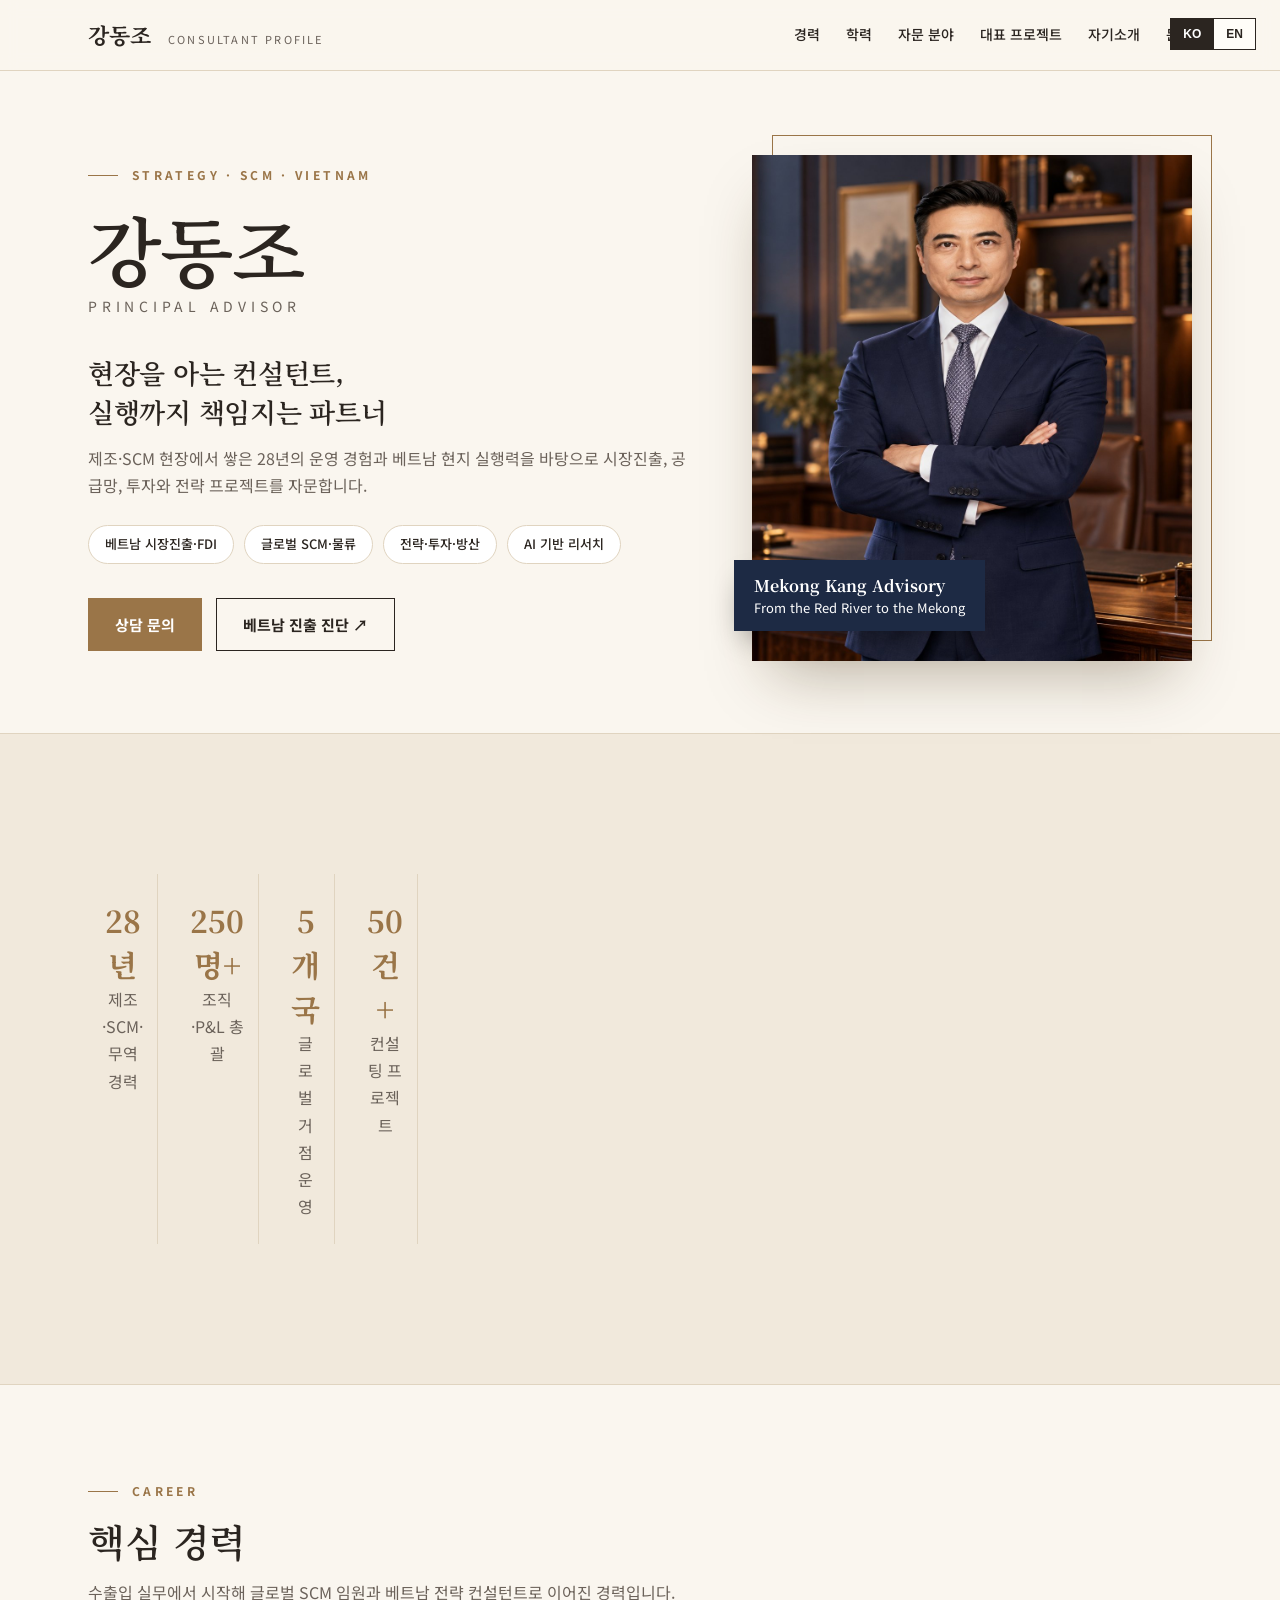
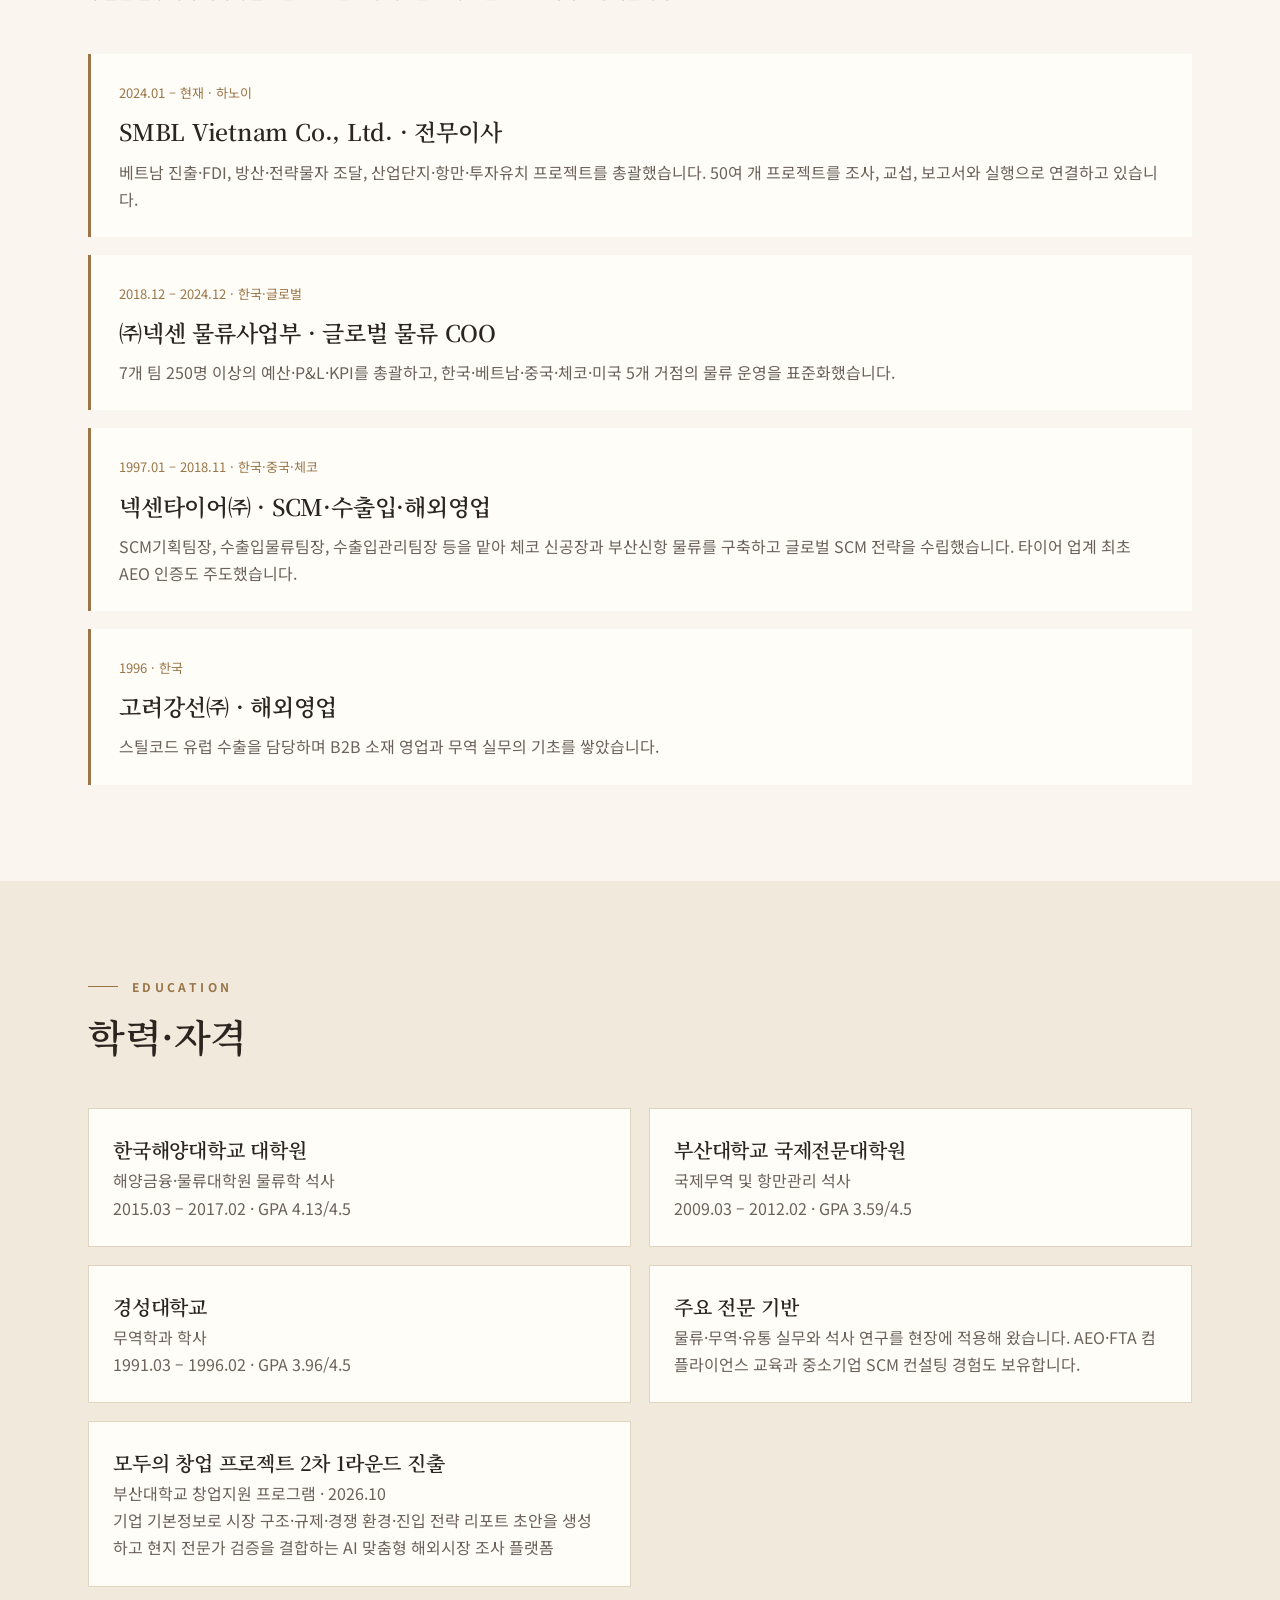
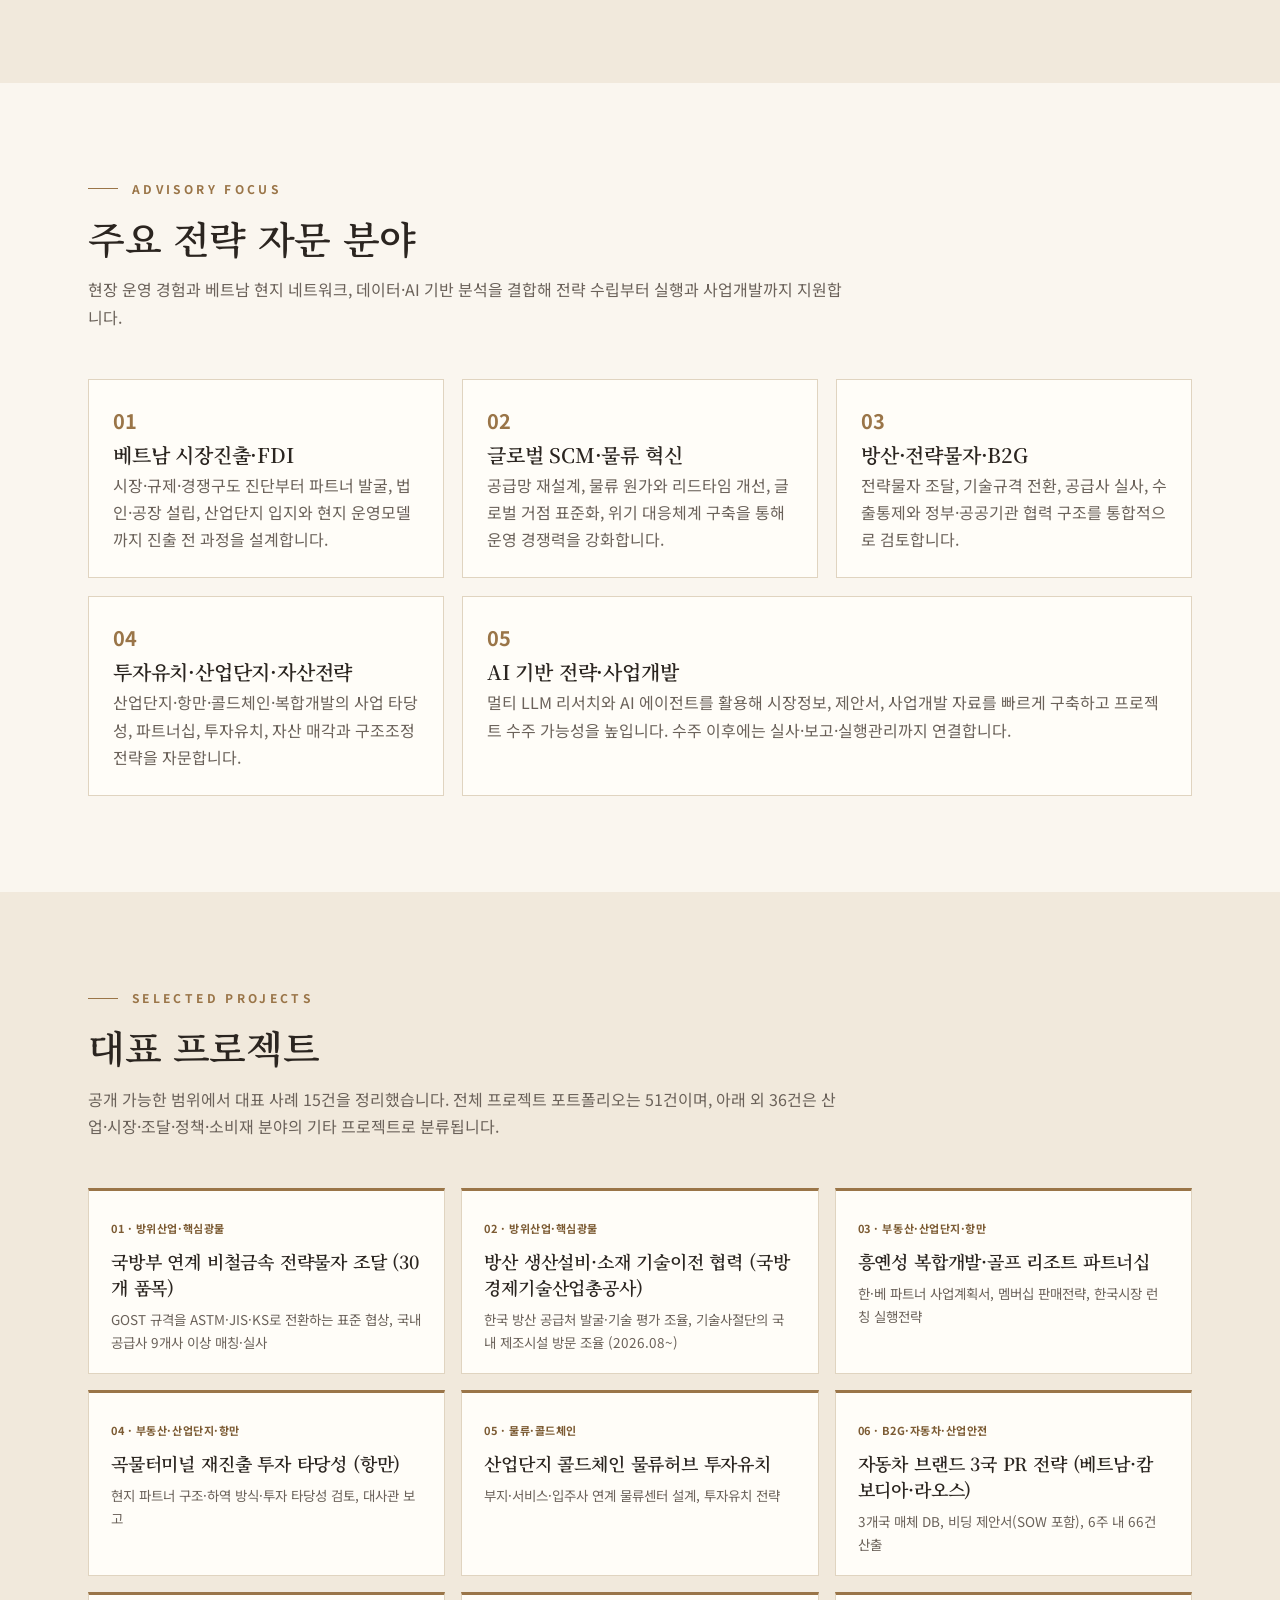
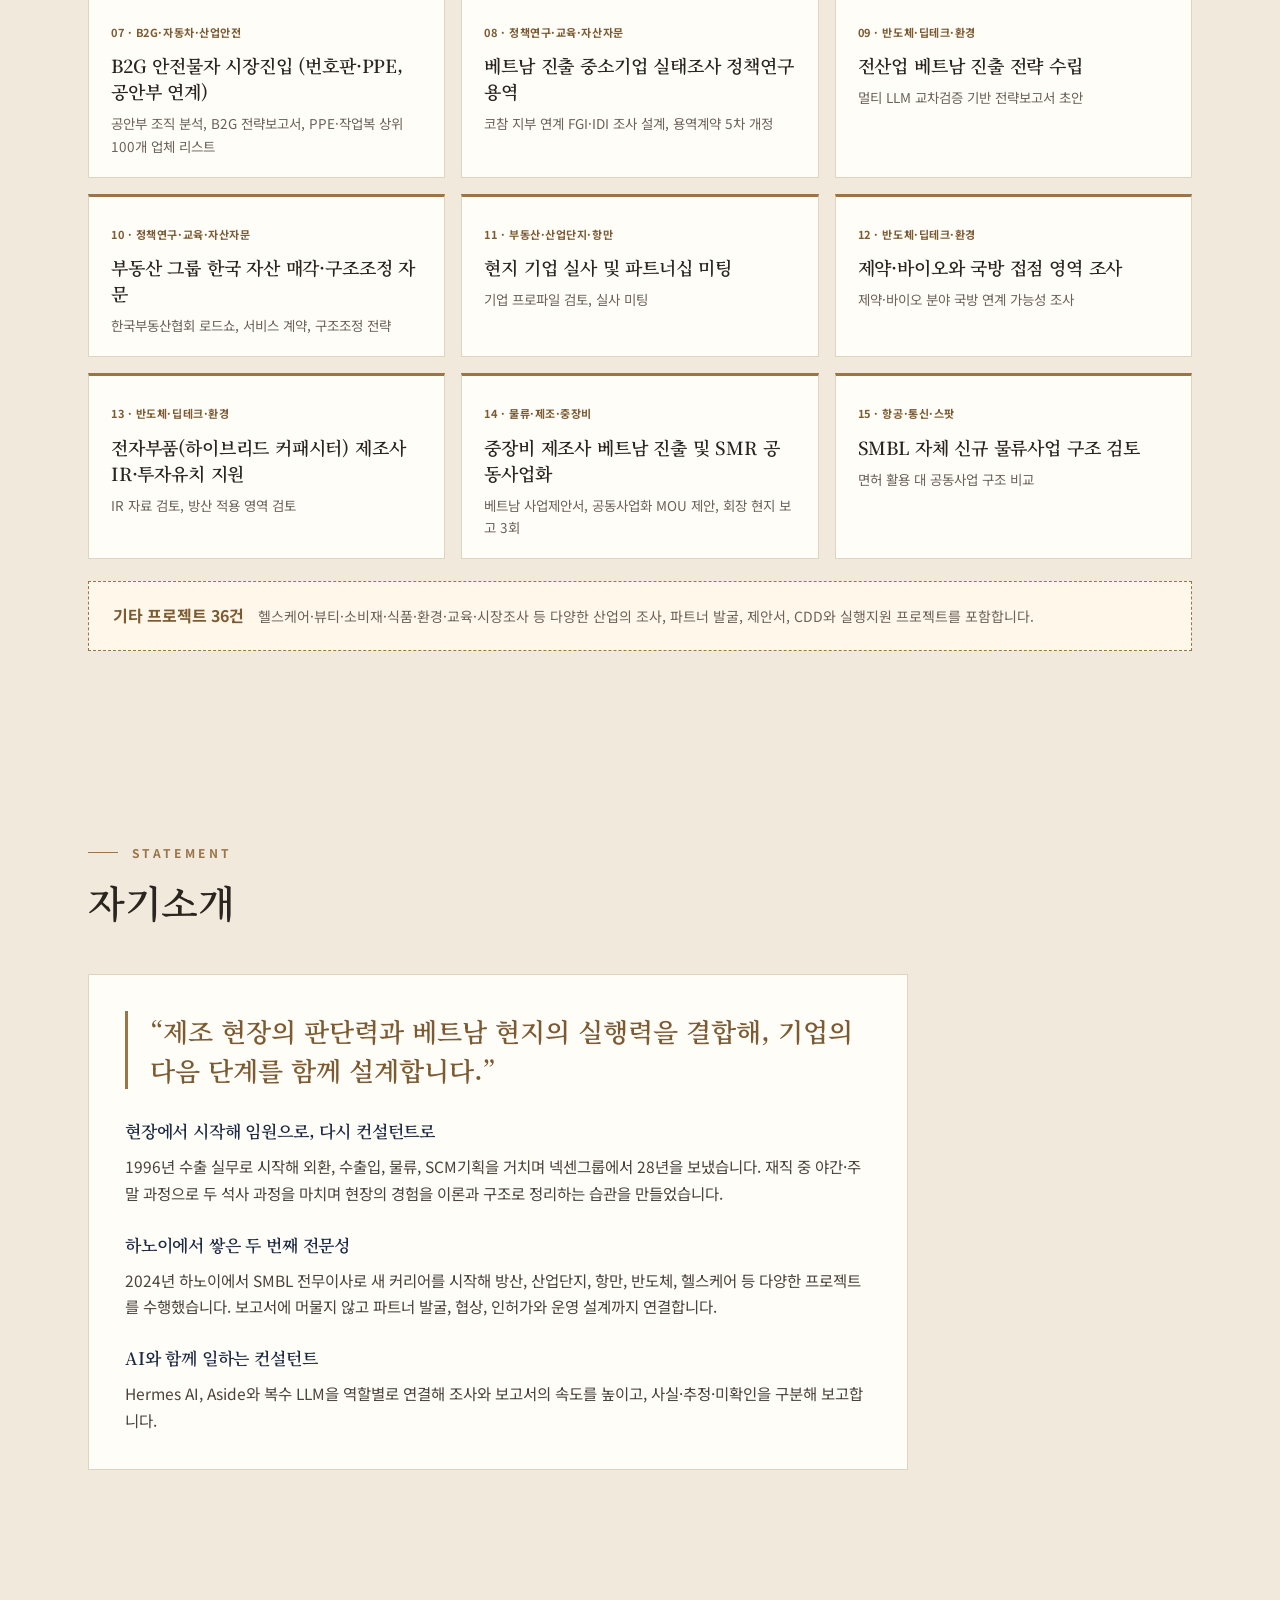
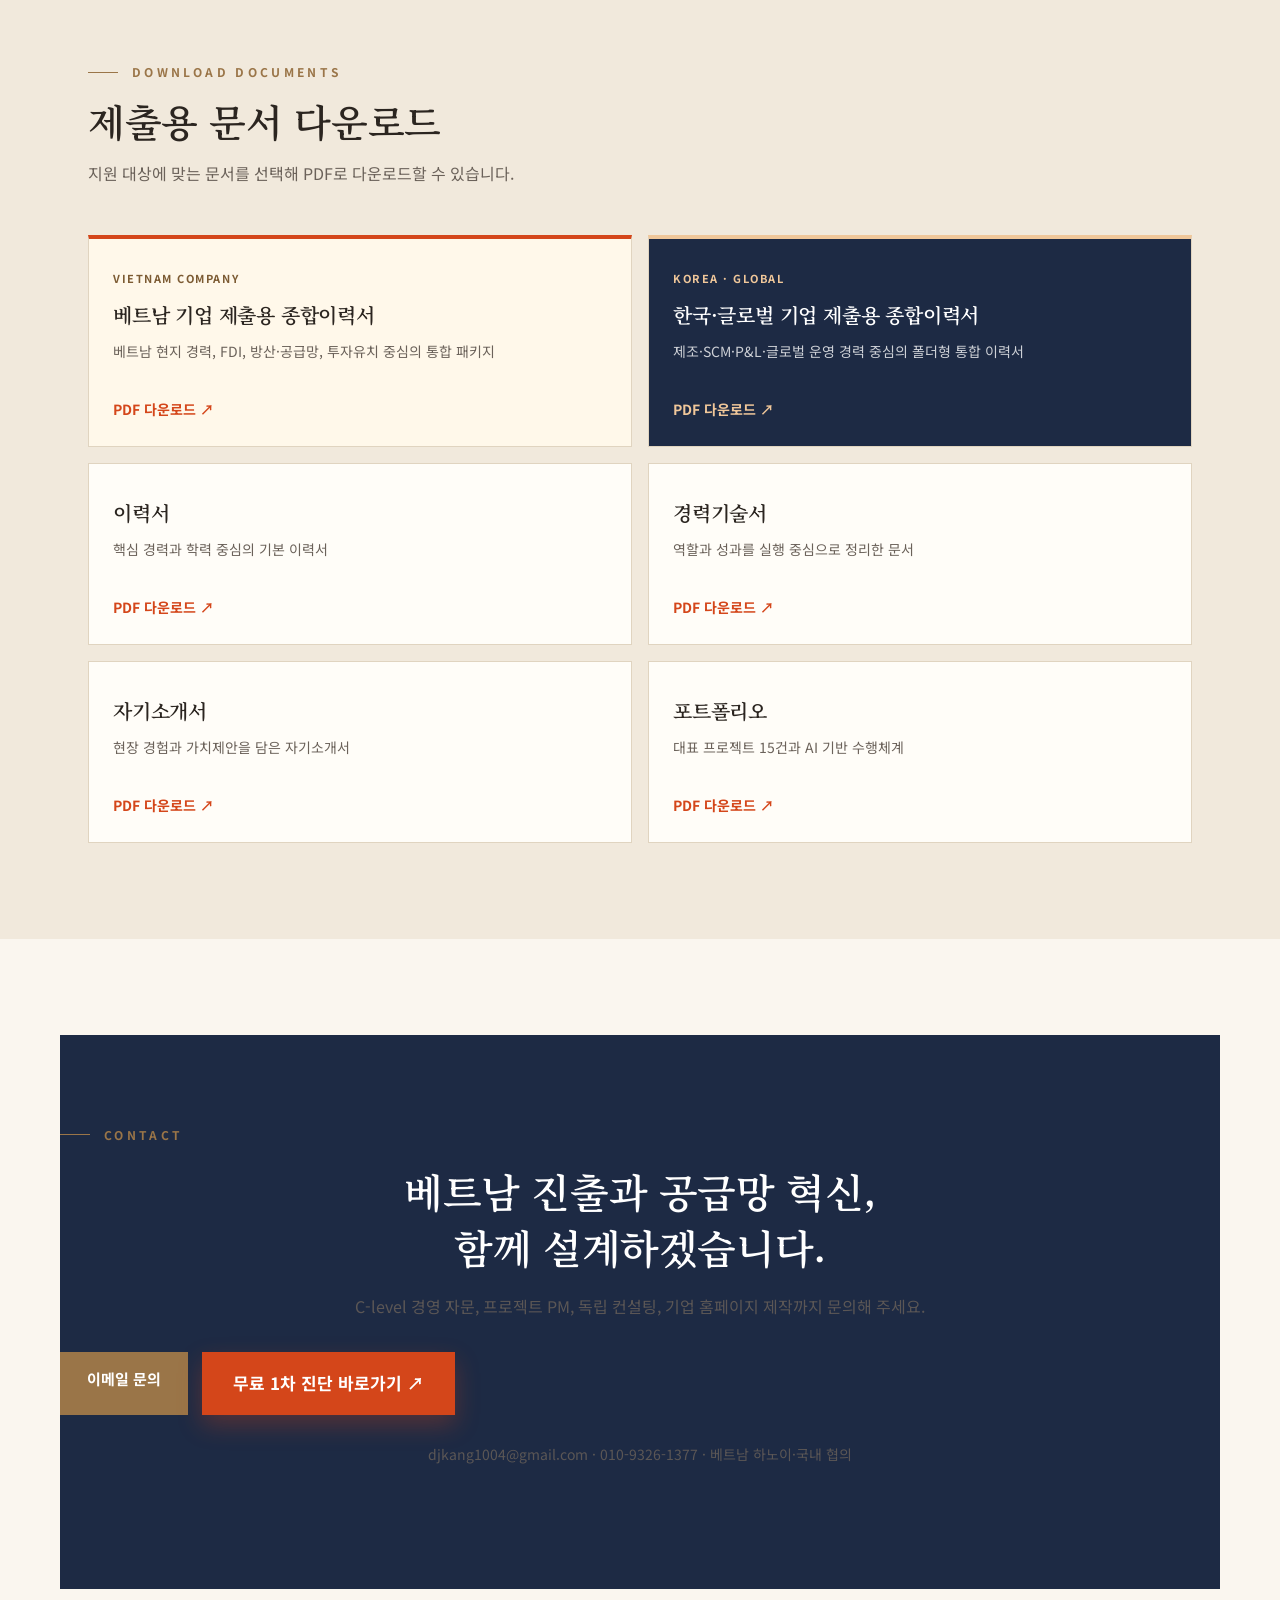
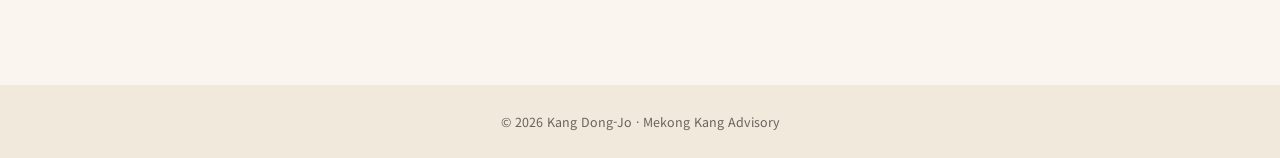
<file: resume_v0.1/index.html>
<!DOCTYPE html>
<html lang="ko">
<head>
<meta charset="utf-8">
<meta name="viewport" content="width=device-width, initial-scale=1">
<title>강동조 | 전략 컨설턴트 · 베트남 시장진출 · 공급망 · AI 컨설팅</title>
<meta name="description" content="제조 28년의 운영 경험을 컨설팅으로 확장한 전략 컨설턴트 강동조. 베트남 시장진출, 방산·공급망 조달, 산업단지·투자유치, AI 에이전트 컨설팅, 기업 홈페이지 제작.">
<link rel="preconnect" href="https://fonts.googleapis.com">
<link rel="preconnect" href="https://fonts.gstatic.com" crossorigin>
<link href="https://fonts.googleapis.com/css2?family=Noto+Sans+KR:wght@300;400;500;700&family=Noto+Serif+KR:wght@500;600;700&display=swap" rel="stylesheet">
<style>
:root{--bg:#faf6ef;--bg2:#f1e9dc;--ink:#2b2520;--mute:#6b625a;--line:#e0d4c0;--gold:#9a7548;--gold-d:#7c5b33;--card:#fffdf8;--navy:#1d2a44}
*{box-sizing:border-box;margin:0;padding:0}
html{scroll-behavior:smooth}
body{font-family:'Noto Sans KR',sans-serif;background:var(--bg);color:var(--ink);line-height:1.7;font-size:16px;-webkit-font-smoothing:antialiased}
h1,h2,h3,.serif{font-family:'Noto Serif KR',serif;font-weight:600;letter-spacing:-.01em}
a{color:inherit;text-decoration:none}
.wrap{max-width:1160px;margin:0 auto;padding:0 28px}
nav{position:sticky;top:0;z-index:50;background:rgba(250,246,239,.94);backdrop-filter:blur(8px);border-bottom:1px solid var(--line)}
nav .wrap{display:flex;align-items:center;justify-content:space-between;height:70px}
.brand{font-family:'Noto Serif KR',serif;font-size:22px;font-weight:700}
.brand small{font-family:'Noto Sans KR';font-size:11px;letter-spacing:.2em;color:var(--mute);margin-left:10px;font-weight:400}
.menu{display:flex;gap:26px;align-items:center;font-size:14px;font-weight:500}
.menu a:hover{color:var(--gold)}
.btn{display:inline-block;padding:13px 26px;font-weight:700;font-size:15px;border:1px solid var(--gold);transition:.2s;cursor:pointer;background:var(--gold);color:#fff}
.btn:hover{background:var(--gold-d)}
.btn.ghost{background:transparent;color:var(--ink);border-color:var(--ink)}
.btn.ghost:hover{background:var(--ink);color:#fff}
.btn.sm{padding:9px 18px;font-size:14px}
.eyebrow{display:flex;align-items:center;gap:14px;font-size:12px;letter-spacing:.28em;color:var(--gold);font-weight:700;text-transform:uppercase}
.eyebrow:before{content:"";width:30px;height:1px;background:var(--gold)}
section{padding:96px 0}
section.alt{background:var(--bg2)}
.sec-h{margin-bottom:48px}
.sec-h h2{font-size:38px;margin-top:14px;line-height:1.3}
.sec-h p{color:var(--mute);margin-top:14px;max-width:760px}
/* hero */
.hero{padding:84px 0 72px}
.hero .wrap{display:grid;grid-template-columns:1.15fr .85fr;gap:64px;align-items:center}
.hero h1{font-size:76px;line-height:1.1;margin:22px 0 4px}
.en{letter-spacing:.34em;font-size:14px;color:var(--mute)}
.hero h2{font-size:27px;margin:34px 0 14px;line-height:1.45}
.hero p.lead{color:var(--mute);max-width:600px}
.chips{display:flex;flex-wrap:wrap;gap:10px;margin:26px 0 34px}
.chip{border:1px solid var(--line);background:#fff;border-radius:999px;padding:7px 16px;font-size:13px;font-weight:500}
.cta{display:flex;gap:14px;flex-wrap:wrap}
.portrait{position:relative;justify-self:end;width:100%;max-width:440px}
.portrait:before{content:"";position:absolute;inset:-20px -20px 20px 20px;border:1px solid var(--gold)}
.portrait img{position:relative;width:100%;display:block;aspect-ratio:4/4.6;object-fit:cover;object-position:50% 20%;box-shadow:0 30px 60px -20px rgba(60,40,10,.35)}
.portrait .tag{position:absolute;left:-18px;bottom:30px;background:var(--navy);color:#fff;padding:14px 20px;font-size:13px;line-height:1.5;box-shadow:0 14px 30px -10px rgba(0,0,0,.4)}
.portrait .tag b{display:block;font-family:'Noto Serif KR',serif;font-size:16px}
/* stats */
.stats{background:var(--bg2);border-top:1px solid var(--line);border-bottom:1px solid var(--line)}
.stats .wrap{display:grid;grid-template-columns:repeat(6,1fr);gap:10px;padding-top:44px;padding-bottom:44px;text-align:center}
.stat b{display:block;font-family:'Noto Serif KR',serif;font-size:38px;color:var(--gold-d);line-height:1.2}
.stat span{font-size:13px;color:var(--mute)}
/* positioning */
.posi{display:grid;grid-template-columns:repeat(3,1fr);gap:0;border:1px solid var(--line);background:var(--card)}
.posi>div{padding:34px 30px;border-right:1px solid var(--line)}
.posi>div:last-child{border:0}
.posi .n{font-family:'Noto Serif KR';color:var(--gold);font-size:14px}
.posi h3{font-size:21px;margin:8px 0 10px}
.posi p{font-size:14.5px;color:var(--mute)}
/* services */
.grid3{display:grid;grid-template-columns:repeat(3,1fr);gap:24px}
.card{background:var(--card);border:1px solid var(--line);padding:32px 28px;border-top:3px solid var(--gold)}
.card .n{color:var(--gold);font-family:'Noto Serif KR';font-size:14px}
.card h3{font-size:20px;margin:6px 0 10px}
.card p{font-size:14.5px;color:var(--mute)}
.card ul{margin-top:12px;list-style:none;font-size:14px}
.card li{padding:5px 0 5px 16px;position:relative;border-top:1px dashed var(--line)}
.card li:before{content:"—";position:absolute;left:0;color:var(--gold)}
/* band image */
.band{position:relative;min-height:340px;color:#fff;display:flex;align-items:center;background-size:cover;background-position:center}
.band:before{content:"";position:absolute;inset:0;background:linear-gradient(100deg,rgba(18,26,44,.9),rgba(18,26,44,.55))}
.band .wrap{position:relative}
.band h2{font-size:34px;max-width:720px;line-height:1.4}
.band p{max-width:640px;margin-top:14px;opacity:.9}
/* featured site */
.feat{display:grid;grid-template-columns:.9fr 1.1fr;background:var(--navy);color:#fff;overflow:hidden}
.feat .pic{background:#0f1a30 url(assets/portrait.jpg) center 12%/cover;min-height:460px;position:relative}
.feat .pic:after{content:"Mekong Kang Advisory";position:absolute;left:24px;bottom:22px;font-family:'Noto Serif KR';font-size:20px;text-shadow:0 2px 12px rgba(0,0,0,.6)}
.feat .txt{padding:52px 48px}
.feat .eyebrow{color:#f0a37e}.feat .eyebrow:before{background:#f0a37e}
.feat h2{font-size:34px;margin:14px 0 16px;line-height:1.35}
.feat p{opacity:.85;font-size:15px}
.feat ul{list-style:none;margin:22px 0 28px}
.feat li{padding:7px 0 7px 22px;position:relative;font-size:14.5px;border-top:1px solid rgba(255,255,255,.12)}
.feat li:before{content:"✳";position:absolute;left:0;color:#e8643a}
.btn.org{background:#d4461a;border-color:#d4461a}.btn.org:hover{background:#b83a14}
.btn.wh{background:transparent;border-color:rgba(255,255,255,.6);color:#fff}.btn.wh:hover{background:#fff;color:var(--navy)}
.web-grid{display:grid;grid-template-columns:repeat(4,1fr);gap:18px;margin-top:34px}
.web-grid div{background:var(--card);border:1px solid var(--line);padding:22px;font-size:14px}
.web-grid b{display:block;font-family:'Noto Serif KR';font-size:16px;margin-bottom:6px}
.web-grid span{color:var(--mute)}
/* SMBL */
.role{display:grid;grid-template-columns:1fr 1fr;gap:36px;background:var(--card);border:1px solid var(--line);padding:38px;margin-bottom:34px}
.role h3{font-size:26px}
.role .meta{color:var(--mute);font-size:14px;margin-top:6px}
.role p{font-size:15px;color:var(--mute)}
.pillars{display:grid;grid-template-columns:repeat(2,1fr);gap:24px}
.pillar{background:var(--card);border:1px solid var(--line);padding:30px 30px 24px}
.pillar h3{font-size:19px;padding-bottom:12px;border-bottom:2px solid var(--gold);margin-bottom:8px}
.pillar ul{list-style:none}
.pillar li{padding:8px 0 8px 22px;position:relative;font-size:14.5px;border-bottom:1px dashed var(--line)}
.pillar li:before{content:"—";position:absolute;left:0;color:var(--gold)}
.pillar li b{font-weight:700}
/* timeline */
.tl{position:relative;margin-top:50px;padding-left:34px;border-left:1px solid var(--line)}
.tl .it{position:relative;padding:0 0 26px 18px}
.tl .it:before{content:"";position:absolute;left:-42px;top:7px;width:15px;height:15px;border-radius:50%;background:var(--bg);border:3px solid var(--gold)}
.tl .d{font-family:'Noto Serif KR';font-weight:600;color:var(--gold-d);font-size:15px}
.tl .t{font-size:15px}
/* cases */
.cases{display:grid;grid-template-columns:repeat(2,1fr);gap:26px}
.case{background:var(--card);border:1px solid var(--line);overflow:hidden;display:flex;flex-direction:column}
.case .img{height:170px;background-size:cover;background-position:center;position:relative}
.case .img:after{content:"";position:absolute;inset:0;background:linear-gradient(0deg,rgba(18,26,44,.55),transparent 60%)}
.case .img span{position:absolute;left:20px;bottom:12px;z-index:1;color:#fff;font-size:12px;letter-spacing:.14em;font-weight:700}
.case .b{padding:26px 28px}
.case h3{font-size:19px;margin-bottom:12px}
.case dl{font-size:14px}
.case dt{font-weight:700;color:var(--gold-d);margin-top:10px;font-size:12px;letter-spacing:.12em}
.case dd{color:var(--mute)}
/* portfolio */
.filters{display:flex;flex-wrap:wrap;gap:8px;margin-bottom:26px}
.fbtn{border:1px solid var(--line);background:#fff;padding:7px 15px;border-radius:999px;font-size:13px;cursor:pointer;font-family:inherit}
.fbtn.on{background:var(--ink);color:#fff;border-color:var(--ink)}
.plist{display:grid;grid-template-columns:repeat(3,1fr);gap:16px}
.pj{background:var(--card);border:1px solid var(--line);padding:18px 20px;border-left:3px solid var(--line)}
.pj.d1{border-left-color:var(--gold)}
.pj.d2{border-left-color:#c9a878}
.pj .top{display:flex;justify-content:space-between;gap:8px;font-size:11px;letter-spacing:.06em}
.pj .dp{font-weight:700;color:var(--gold-d)}
.pj .st{color:var(--mute)}
.pj h4{font-size:15px;line-height:1.5;margin:6px 0;font-weight:700}
.pj p{font-size:13px;color:var(--mute);line-height:1.6}
.pj .sc{font-size:11px;color:var(--gold);margin-top:8px;letter-spacing:.05em}
.note{margin-top:22px;font-size:13px;color:var(--mute);border:1px dashed var(--line);padding:14px 18px;background:#fffdf8}
/* AI */
.ai{display:grid;grid-template-columns:repeat(4,1fr);gap:20px}
.ai div{background:var(--navy);color:#fff;padding:28px 24px}
.ai b{display:block;font-family:'Noto Serif KR';font-size:34px;color:#f0c79a}
.ai h4{font-size:16px;margin:8px 0 6px}
.ai p{font-size:13.5px;opacity:.8}
/* career */
.career{display:grid;grid-template-columns:repeat(2,1fr);gap:22px}
.cr{background:var(--card);border:1px solid var(--line);padding:26px 28px}
.cr .y{font-family:'Noto Serif KR';color:var(--gold-d);font-weight:600;font-size:14px}
.cr h3{font-size:18px;margin:4px 0}
.cr .r{font-size:13px;color:var(--mute);margin-bottom:8px}
.cr ul{list-style:none;font-size:14px}
.cr li{padding:4px 0 4px 16px;position:relative}
.cr li:before{content:"—";position:absolute;left:0;color:var(--gold)}
.edu{display:grid;grid-template-columns:repeat(3,1fr);gap:20px;margin-top:10px}
.edu div{background:var(--card);border:1px solid var(--line);padding:22px 24px}
.edu b{font-family:'Noto Serif KR';font-size:17px}
.edu span{display:block;color:var(--mute);font-size:13.5px;margin-top:4px}
.dual{margin-top:26px;background:var(--navy);color:#fff;padding:36px 40px}
.dual .eyebrow{color:#f0c79a}.dual .eyebrow:before{background:#f0c79a}
.dual h3{font-size:23px;margin:10px 0 12px}
.dual p{font-size:14.5px;opacity:.88;margin-bottom:10px;max-width:900px}
.dual ul{list-style:none;display:flex;flex-wrap:wrap;gap:10px;margin-top:16px}
.dual li{border:1px solid rgba(255,255,255,.35);border-radius:999px;padding:6px 16px;font-size:13px}
.stack{display:grid;grid-template-columns:repeat(4,1fr);gap:16px}
.sk{background:var(--card);border:1px solid var(--line);padding:22px 22px 20px;border-top:3px solid var(--line)}
.sk.ag{border-top-color:var(--gold);background:#fff8ea}
.sk span{font-size:11px;letter-spacing:.12em;color:var(--gold-d);font-weight:700}
.sk h4{font-family:"Noto Serif KR",serif;font-size:19px;margin:6px 0}
.sk p{font-size:13.5px;color:var(--mute);line-height:1.6}
.tags{display:flex;flex-wrap:wrap;gap:10px;margin-top:26px}
/* letter */
.letter{background:var(--card);border:1px solid var(--line);padding:50px 56px;max-width:900px}
.letter blockquote{font-family:'Noto Serif KR';font-size:23px;line-height:1.6;color:var(--gold-d);border-left:3px solid var(--gold);padding-left:22px;margin-bottom:30px}
.letter h3{font-size:17px;margin:26px 0 8px;color:var(--navy)}
.letter p{color:#4a423b;font-size:15.5px}
/* contact */
.contact{background:var(--navy);color:#fff;text-align:center;padding:90px 0}
.contact h2{font-size:38px;line-height:1.4}
.contact p{opacity:.8;margin:16px auto 32px;max-width:640px}
.cinfo{margin-top:34px;font-size:14px;opacity:.85;display:flex;justify-content:center;gap:34px;flex-wrap:wrap}
footer{padding:26px 0;font-size:12.5px;color:var(--mute);text-align:center;background:var(--bg2)}
.reveal{opacity:0;transform:translateY(18px);transition:.7s}
.reveal.in{opacity:1;transform:none}
@media(max-width:980px){
 .hero .wrap,.feat,.role{grid-template-columns:1fr}.hero h1{font-size:54px}.portrait{justify-self:center;max-width:380px;margin-top:20px}
 .grid3,.posi,.pillars,.cases,.career,.edu,.web-grid,.ai,.stack{grid-template-columns:1fr}.plist{grid-template-columns:1fr 1fr}
 .stats .wrap{grid-template-columns:repeat(3,1fr)}.menu a:not(.btn){display:none}.posi>div{border-right:0;border-bottom:1px solid var(--line)}
 .letter{padding:30px 24px}.feat .txt{padding:34px 26px}.sec-h h2,.contact h2,.band h2{font-size:28px}
}
@media(max-width:1100px) and (min-width:981px){.stack{grid-template-columns:repeat(2,1fr)}}
@media(max-width:600px){.plist{grid-template-columns:1fr}.wrap{padding:0 20px}section{padding:68px 0}}
</style>
<style>#en-page{display:none}.lang-switch{position:fixed;top:18px;right:24px;z-index:100;display:flex}.lang-switch button{border:1px solid #2b2520;background:#fffdf8;color:#2b2520;padding:8px 12px;font:700 12px Arial;cursor:pointer}.lang-switch button.active{background:#2b2520;color:#fff}.lang-switch button+button{border-left:0}@media(max-width:700px){.lang-switch{top:12px;right:12px}.lang-switch button{padding:6px 9px}}</style></head><body><div class="lang-switch"><button id="lang-ko" class="active">KO</button><button id="lang-en">EN</button></div><div id="ko-page">
<nav><div class="wrap"><a class="brand" href="#top">강동조 <small>CONSULTANT PROFILE</small></a><div class="menu"><a href="#career">경력</a><a href="#education">학력</a><a href="#advisory">자문 분야</a><a href="#projects">대표 프로젝트</a><a href="#statement">자기소개</a><a href="#contact">문의</a></div></div></nav>
<main id="top">
<section class="hero"><div class="wrap"><div><div class="eyebrow">STRATEGY · SCM · VIETNAM</div><h1>강동조</h1><div class="en">PRINCIPAL ADVISOR</div><h2>현장을 아는 컨설턴트,<br>실행까지 책임지는 파트너</h2><p class="lead">제조·SCM 현장에서 쌓은 28년의 운영 경험과 베트남 현지 실행력을 바탕으로 시장진출, 공급망, 투자와 전략 프로젝트를 자문합니다.</p><div class="chips"><span class="chip">베트남 시장진출·FDI</span><span class="chip">글로벌 SCM·물류</span><span class="chip">전략·투자·방산</span><span class="chip">AI 기반 리서치</span></div><div class="cta"><a class="btn" href="#contact">상담 문의</a><a class="btn ghost" href="../vietnam-entry/">베트남 진출 진단 ↗</a></div></div><div class="portrait"><img src="assets/portrait.jpg" alt="강동조 프로필 사진"><div class="tag"><b>Mekong Kang Advisory</b>From the Red River to the Mekong</div></div></div></section>
<section class="stats"><div class="wrap"><div class="stats-grid"><div><b>28년</b><span>제조·SCM·무역 경력</span></div><div><b>250명+</b><span>조직·P&amp;L 총괄</span></div><div><b>5개국</b><span>글로벌 거점 운영</span></div><div><b>50건+</b><span>컨설팅 프로젝트</span></div></div></div></section>
<section id="career"><div class="wrap"><div class="sec-h"><div class="eyebrow">Career</div><h2>핵심 경력</h2><p>수출입 실무에서 시작해 글로벌 SCM 임원과 베트남 전략 컨설턴트로 이어진 경력입니다.</p></div><div class="timeline">
<article><span>2024.01 – 현재 · 하노이</span><h3>SMBL Vietnam Co., Ltd. · 전무이사</h3><p>베트남 진출·FDI, 방산·전략물자 조달, 산업단지·항만·투자유치 프로젝트를 총괄했습니다. 50여 개 프로젝트를 조사, 교섭, 보고서와 실행으로 연결하고 있습니다.</p></article>
<article><span>2018.12 – 2024.12 · 한국·글로벌</span><h3>㈜넥센 물류사업부 · 글로벌 물류 COO</h3><p>7개 팀 250명 이상의 예산·P&amp;L·KPI를 총괄하고, 한국·베트남·중국·체코·미국 5개 거점의 물류 운영을 표준화했습니다.</p></article>
<article><span>1997.01 – 2018.11 · 한국·중국·체코</span><h3>넥센타이어㈜ · SCM·수출입·해외영업</h3><p>SCM기획팀장, 수출입물류팀장, 수출입관리팀장 등을 맡아 체코 신공장과 부산신항 물류를 구축하고 글로벌 SCM 전략을 수립했습니다. 타이어 업계 최초 AEO 인증도 주도했습니다.</p></article>
<article><span>1996 · 한국</span><h3>고려강선㈜ · 해외영업</h3><p>스틸코드 유럽 수출을 담당하며 B2B 소재 영업과 무역 실무의 기초를 쌓았습니다.</p></article>
</div></div></section>
<section class="alt" id="education"><div class="wrap"><div class="sec-h"><div class="eyebrow">Education</div><h2>학력·자격</h2></div><div class="edu-grid"><div><h3>한국해양대학교 대학원</h3><p>해양금융·물류대학원 물류학 석사<br>2015.03 – 2017.02 · GPA 4.13/4.5</p></div><div><h3>부산대학교 국제전문대학원</h3><p>국제무역 및 항만관리 석사<br>2009.03 – 2012.02 · GPA 3.59/4.5</p></div><div><h3>경성대학교</h3><p>무역학과 학사<br>1991.03 – 1996.02 · GPA 3.96/4.5</p></div><div><h3>주요 전문 기반</h3><p>물류·무역·유통 실무와 석사 연구를 현장에 적용해 왔습니다. AEO·FTA 컴플라이언스 교육과 중소기업 SCM 컨설팅 경험도 보유합니다.</p></div><div><h3>모두의 창업 프로젝트 2차 1라운드 진출</h3><p>부산대학교 창업지원 프로그램 · 2026.10<br>기업 기본정보로 시장 구조·규제·경쟁 환경·진입 전략 리포트 초안을 생성하고 현지 전문가 검증을 결합하는 AI 맞춤형 해외시장 조사 플랫폼</p></div></div></div></section>
<section id="advisory"><div class="wrap"><div class="sec-h"><div class="eyebrow">Advisory Focus</div><h2>주요 전략 자문 분야</h2><p>현장 운영 경험과 베트남 현지 네트워크, 데이터·AI 기반 분석을 결합해 전략 수립부터 실행과 사업개발까지 지원합니다.</p></div><div class="service-grid five"><div><b>01</b><h3>베트남 시장진출·FDI</h3><p>시장·규제·경쟁구도 진단부터 파트너 발굴, 법인·공장 설립, 산업단지 입지와 현지 운영모델까지 진출 전 과정을 설계합니다.</p></div><div><b>02</b><h3>글로벌 SCM·물류 혁신</h3><p>공급망 재설계, 물류 원가와 리드타임 개선, 글로벌 거점 표준화, 위기 대응체계 구축을 통해 운영 경쟁력을 강화합니다.</p></div><div><b>03</b><h3>방산·전략물자·B2G</h3><p>전략물자 조달, 기술규격 전환, 공급사 실사, 수출통제와 정부·공공기관 협력 구조를 통합적으로 검토합니다.</p></div><div><b>04</b><h3>투자유치·산업단지·자산전략</h3><p>산업단지·항만·콜드체인·복합개발의 사업 타당성, 파트너십, 투자유치, 자산 매각과 구조조정 전략을 자문합니다.</p></div><div><b>05</b><h3>AI 기반 전략·사업개발</h3><p>멀티 LLM 리서치와 AI 에이전트를 활용해 시장정보, 제안서, 사업개발 자료를 빠르게 구축하고 프로젝트 수주 가능성을 높입니다. 수주 이후에는 실사·보고·실행관리까지 연결합니다.</p></div></div></div></section><section class="alt" id="projects"><div class="wrap"><div class="sec-h"><div class="eyebrow">Selected Projects</div><h2>대표 프로젝트</h2><p>공개 가능한 범위에서 대표 사례 15건을 정리했습니다. 전체 프로젝트 포트폴리오는 51건이며, 아래 외 36건은 산업·시장·조달·정책·소비재 분야의 기타 프로젝트로 분류됩니다.</p></div><div class="project-grid"><article class="project-card"><span>01 · 방위산업·핵심광물</span><h3>국방부 연계 비철금속 전략물자 조달 (30개 품목)</h3><p>GOST 규격을 ASTM·JIS·KS로 전환하는 표준 협상, 국내 공급사 9개사 이상 매칭·실사</p></article><article class="project-card"><span>02 · 방위산업·핵심광물</span><h3>방산 생산설비·소재 기술이전 협력 (국방경제기술산업총공사)</h3><p>한국 방산 공급처 발굴·기술 평가 조율, 기술사절단의 국내 제조시설 방문 조율 (2026.08~)</p></article><article class="project-card"><span>03 · 부동산·산업단지·항만</span><h3>흥옌성 복합개발·골프 리조트 파트너십</h3><p>한·베 파트너 사업계획서, 멤버십 판매전략, 한국시장 런칭 실행전략</p></article><article class="project-card"><span>04 · 부동산·산업단지·항만</span><h3>곡물터미널 재진출 투자 타당성 (항만)</h3><p>현지 파트너 구조·하역 방식·투자 타당성 검토, 대사관 보고</p></article><article class="project-card"><span>05 · 물류·콜드체인</span><h3>산업단지 콜드체인 물류허브 투자유치</h3><p>부지·서비스·입주사 연계 물류센터 설계, 투자유치 전략</p></article><article class="project-card"><span>06 · B2G·자동차·산업안전</span><h3>자동차 브랜드 3국 PR 전략 (베트남·캄보디아·라오스)</h3><p>3개국 매체 DB, 비딩 제안서(SOW 포함), 6주 내 66건 산출</p></article><article class="project-card"><span>07 · B2G·자동차·산업안전</span><h3>B2G 안전물자 시장진입 (번호판·PPE, 공안부 연계)</h3><p>공안부 조직 분석, B2G 전략보고서, PPE·작업복 상위 100개 업체 리스트</p></article><article class="project-card"><span>08 · 정책연구·교육·자산자문</span><h3>베트남 진출 중소기업 실태조사 정책연구 용역</h3><p>코참 지부 연계 FGI·IDI 조사 설계, 용역계약 5차 개정</p></article><article class="project-card"><span>09 · 반도체·딥테크·환경</span><h3>전산업 베트남 진출 전략 수립</h3><p>멀티 LLM 교차검증 기반 전략보고서 초안</p></article><article class="project-card"><span>10 · 정책연구·교육·자산자문</span><h3>부동산 그룹 한국 자산 매각·구조조정 자문</h3><p>한국부동산협회 로드쇼, 서비스 계약, 구조조정 전략</p></article><article class="project-card"><span>11 · 부동산·산업단지·항만</span><h3>현지 기업 실사 및 파트너십 미팅</h3><p>기업 프로파일 검토, 실사 미팅</p></article><article class="project-card"><span>12 · 반도체·딥테크·환경</span><h3>제약·바이오와 국방 접점 영역 조사</h3><p>제약·바이오 분야 국방 연계 가능성 조사</p></article><article class="project-card"><span>13 · 반도체·딥테크·환경</span><h3>전자부품(하이브리드 커패시터) 제조사 IR·투자유치 지원</h3><p>IR 자료 검토, 방산 적용 영역 검토</p></article><article class="project-card"><span>14 · 물류·제조·중장비</span><h3>중장비 제조사 베트남 진출 및 SMR 공동사업화</h3><p>베트남 사업제안서, 공동사업화 MOU 제안, 회장 현지 보고 3회</p></article><article class="project-card"><span>15 · 항공·통신·스팟</span><h3>SMBL 자체 신규 물류사업 구조 검토</h3><p>면허 활용 대 공동사업 구조 비교</p></article></div><div class="project-note"><b>기타 프로젝트 36건</b><span>헬스케어·뷰티·소비재·식품·환경·교육·시장조사 등 다양한 산업의 조사, 파트너 발굴, 제안서, CDD와 실행지원 프로젝트를 포함합니다.</span></div></div></section><section class="alt" id="statement"><div class="wrap"><div class="sec-h"><div class="eyebrow">Statement</div><h2>자기소개</h2></div><div class="letter"><blockquote>“제조 현장의 판단력과 베트남 현지의 실행력을 결합해, 기업의 다음 단계를 함께 설계합니다.”</blockquote><h3>현장에서 시작해 임원으로, 다시 컨설턴트로</h3><p>1996년 수출 실무로 시작해 외환, 수출입, 물류, SCM기획을 거치며 넥센그룹에서 28년을 보냈습니다. 재직 중 야간·주말 과정으로 두 석사 과정을 마치며 현장의 경험을 이론과 구조로 정리하는 습관을 만들었습니다.</p><h3>하노이에서 쌓은 두 번째 전문성</h3><p>2024년 하노이에서 SMBL 전무이사로 새 커리어를 시작해 방산, 산업단지, 항만, 반도체, 헬스케어 등 다양한 프로젝트를 수행했습니다. 보고서에 머물지 않고 파트너 발굴, 협상, 인허가와 운영 설계까지 연결합니다.</p><h3>AI와 함께 일하는 컨설턴트</h3><p>Hermes AI, Aside와 복수 LLM을 역할별로 연결해 조사와 보고서의 속도를 높이고, 사실·추정·미확인을 구분해 보고합니다.</p></div></div></section>
<section class="alt" id="downloads"><div class="wrap"><div class="sec-h"><div class="eyebrow">Download Documents</div><h2>제출용 문서 다운로드</h2><p>지원 대상에 맞는 문서를 선택해 PDF로 다운로드할 수 있습니다.</p></div><div class="download-grid"><a class="download-card featured" href="assets/docs/01_종합이력서_베트남기업제출용_강동조.pdf" target="_blank"><span class="label">VIETNAM COMPANY</span><h3>베트남 기업 제출용 종합이력서</h3><p>베트남 현지 경력, FDI, 방산·공급망, 투자유치 중심의 통합 패키지</p><b>PDF 다운로드 ↗</b></a><a class="download-card featured dark" href="assets/docs/02_종합이력서_한국글로벌기업제출용_강동조.pdf" target="_blank"><span class="label">KOREA · GLOBAL</span><h3>한국·글로벌 기업 제출용 종합이력서</h3><p>제조·SCM·P&amp;L·글로벌 운영 경력 중심의 폴더형 통합 이력서</p><b>PDF 다운로드 ↗</b></a><a class="download-card" href="assets/docs/03_이력서_강동조.pdf" target="_blank"><h3>이력서</h3><p>핵심 경력과 학력 중심의 기본 이력서</p><b>PDF 다운로드 ↗</b></a><a class="download-card" href="assets/docs/04_경력기술서_강동조.pdf" target="_blank"><h3>경력기술서</h3><p>역할과 성과를 실행 중심으로 정리한 문서</p><b>PDF 다운로드 ↗</b></a><a class="download-card" href="assets/docs/05_자기소개서_강동조.pdf" target="_blank"><h3>자기소개서</h3><p>현장 경험과 가치제안을 담은 자기소개서</p><b>PDF 다운로드 ↗</b></a><a class="download-card" href="assets/docs/06_포트폴리오_강동조.pdf" target="_blank"><h3>포트폴리오</h3><p>대표 프로젝트 15건과 AI 기반 수행체계</p><b>PDF 다운로드 ↗</b></a></div></div></section><section id="contact"><div class="wrap contact"><div class="eyebrow">Contact</div><h2>베트남 진출과 공급망 혁신,<br>함께 설계하겠습니다.</h2><p>C-level 경영 자문, 프로젝트 PM, 독립 컨설팅, 기업 홈페이지 제작까지 문의해 주세요.</p><div class="cta"><a class="btn" href="mailto:djkang1004@gmail.com">이메일 문의</a><a class="btn org free-diagnosis" href="../vietnam-entry/">무료 1차 진단 바로가기 ↗</a></div><p class="contact-line">djkang1004@gmail.com · 010-9326-1377 · 베트남 하노이·국내 협의</p></div></section>
</main><footer><div class="wrap">© 2026 Kang Dong-Jo · Mekong Kang Advisory</div></footer>
<style>
.stats-grid,.edu-grid,.service-grid{display:grid;grid-template-columns:repeat(4,1fr);gap:18px}.stats-grid>div{padding:24px 14px;text-align:center;border-right:1px solid var(--line)}.stats-grid b{display:block;color:var(--gold);font:700 30px 'Noto Serif KR',serif}.stats-grid span,.edu-grid p,.service-grid p,.timeline p,.contact p{color:var(--mute)}.timeline{display:grid;gap:18px}.timeline article{background:var(--card);border-left:3px solid var(--gold);padding:24px 28px}.timeline article>span{color:var(--gold);font-size:13px}.timeline h3{font-size:23px;margin:7px 0}.edu-grid>div,.service-grid>div{background:var(--card);border:1px solid var(--line);padding:24px}.edu-grid{grid-template-columns:repeat(2,1fr)}.edu-grid h3,.service-grid h3{font-size:20px}.service-grid{grid-template-columns:repeat(3,1fr)}.service-grid b{color:var(--gold);font-size:20px}.letter{max-width:820px;background:var(--card);padding:36px}.letter blockquote{font:600 26px/1.5 'Noto Serif KR',serif;margin:0 0 28px;padding-left:22px;border-left:3px solid var(--gold)}.letter h3{margin:25px 0 7px}.contact{text-align:center}.contact h2{font-size:40px;margin:18px 0}.contact-line{margin-top:28px!important;font-size:14px}@media(max-width:750px){.stats-grid,.edu-grid,.service-grid{grid-template-columns:1fr 1fr}.hero .wrap{display:block}.portrait{margin-top:36px}.contact h2{font-size:29px}.menu{gap:10px;font-size:12px}}@media(max-width:480px){.stats-grid,.edu-grid,.service-grid{grid-template-columns:1fr}.letter{padding:24px}.letter blockquote{font-size:22px}}
</style>
<style>.service-grid.five{grid-template-columns:repeat(3,1fr)}.service-grid.five>div:last-child{grid-column:2 / 4}.project-grid{display:grid;grid-template-columns:repeat(3,1fr);gap:16px}.project-card{background:var(--card);border:1px solid var(--line);padding:22px 22px 20px;border-top:3px solid var(--gold)}.project-card span{font-size:11px;letter-spacing:.05em;color:var(--gold-d);font-weight:700}.project-card h3{font-size:18px;line-height:1.45;margin:8px 0}.project-card p{font-size:13.5px;color:var(--mute);line-height:1.65}.project-note{margin-top:22px;padding:20px 24px;background:#fff8ea;border:1px dashed var(--gold);display:flex;gap:14px;align-items:baseline}.project-note b{white-space:nowrap;color:var(--gold-d)}.project-note span{font-size:14px;color:var(--mute)}@media(max-width:750px){.service-grid.five,.project-grid{grid-template-columns:1fr}.service-grid.five>div:last-child{grid-column:auto}.project-note{display:block}.project-note span{display:block;margin-top:8px}}</style><style>.contact .free-diagnosis{font-size:17px;padding:16px 30px;box-shadow:0 10px 24px rgba(212,70,26,.3);font-weight:700}.contact .free-diagnosis:hover{transform:translateY(-2px)}</style><style>.download-grid{display:grid;grid-template-columns:repeat(2,1fr);gap:16px}.download-card{display:block;background:var(--card);border:1px solid var(--line);padding:24px;transition:.2s}.download-card:hover{border-color:var(--gold);transform:translateY(-3px)}.download-card.featured{border-top:4px solid #d4461a;background:#fff8ea}.download-card.featured.dark{border-top-color:#f0c79a;background:var(--navy);color:#fff}.download-card .label{font-size:11px;letter-spacing:.14em;color:var(--gold-d);font-weight:700}.download-card.dark .label{color:#f0c79a}.download-card h3{font-size:20px;margin:8px 0}.download-card p{color:var(--mute);font-size:14px;min-height:44px}.download-card.dark p{color:rgba(255,255,255,.78)}.download-card b{display:block;margin-top:14px;color:#d4461a;font-size:14px}.download-card.dark b{color:#f0c79a}@media(max-width:700px){.download-grid{grid-template-columns:1fr}}</style></div><div id="en-page"><nav><div class="wrap"><a class="brand" href="#en-top">Kang Dong Jo <small>CONSULTANT PROFILE</small></a><div class="menu"><a href="#en-career">Career</a><a href="#en-education">Education</a><a href="#en-advisory">Advisory</a><a href="#en-projects">Projects</a><a href="#en-statement">Statement</a><a href="#en-contact">Contact</a></div></div></nav><main id="en-top"><section class="hero"><div class="wrap"><div><div class="eyebrow">STRATEGY · SCM · VIETNAM</div><h1>Kang Dong Jo</h1><div class="en">PRINCIPAL ADVISOR</div><h2>A field-tested consultant<br>who owns execution</h2><p class="lead">I combine 28 years of manufacturing and supply-chain leadership with on-the-ground execution in Vietnam.</p><div class="chips"><span class="chip">Vietnam Market Entry · FDI</span><span class="chip">Global SCM · Logistics</span><span class="chip">Defense · B2G</span><span class="chip">AI-enabled Strategy</span></div><div class="cta"><a class="btn" href="#en-contact">Contact</a><a class="btn ghost" href="../vietnam-entry/">Vietnam Entry Diagnostic ↗</a></div></div><div class="portrait"><img src="assets/portrait.jpg" alt="Kang Dong Jo"><div class="tag"><b>Mekong Kang Advisory</b>From the Red River to the Mekong</div></div></div></section><section class="stats"><div class="wrap"><div class="stats-grid"><div><b>28+ yrs</b><span>Manufacturing · SCM · Trade</span></div><div><b>250+</b><span>People &amp; P&amp;L led</span></div><div><b>5 countries</b><span>Global operations</span></div><div><b>50+</b><span>Consulting projects</span></div></div></div></section><section id="en-career"><div class="wrap"><div class="sec-h"><div class="eyebrow">Career</div><h2>Executive career</h2><p>From export operations to global SCM leadership and Vietnam-based strategic advisory.</p></div><div class="timeline"><article><span>2024.01–Present · Hanoi</span><h3>SMBL Vietnam Co., Ltd. · Executive Director</h3><p>Leads Vietnam FDI, defense and strategic sourcing, industrial-park, port and investment projects. Connects research, negotiation, reporting and execution across 50+ engagements.</p></article><article><span>2018.12–2024.12 · Korea &amp; Global</span><h3>Nexen Logistics · Global Logistics COO</h3><p>Led budget, P&amp;L and KPIs for 7 teams and 250+ people. Standardized operations across Korea, Vietnam, China, Czech Republic and the United States.</p></article><article><span>1997.01–2018.11 · Korea, China &amp; Czech Republic</span><h3>Nexen Tire · SCM, Import/Export &amp; Overseas Sales</h3><p>Built greenfield SCM and logistics systems, led global SCM planning and spearheaded the tire industry's first AEO certification.</p></article><article><span>1996 · Korea</span><h3>Korea Wire · Overseas Sales</h3><p>Managed European exports of steel cord and established a foundation in B2B materials trade.</p></article></div></div></section><section class="alt" id="en-education"><div class="wrap"><div class="sec-h"><div class="eyebrow">Education</div><h2>Education &amp; credentials</h2></div><div class="edu-grid"><div><h3>Korea Maritime &amp; Ocean University</h3><p>M.Sc. Port Logistics Management<br>GPA 4.13/4.5 · 2015–2017</p></div><div><h3>Pusan National University GSIS</h3><p>M.Sc. International Trade &amp; Port Management<br>GPA 3.59/4.5 · 2009–2012</p></div><div><h3>Kyungsung University</h3><p>B.A. International Trade<br>GPA 3.96/4.5 · 1991–1996</p></div><div><h3>Credentials</h3><p>International Trade Specialist, Logistics Manager, Distribution Manager, Trade English. Korea Customs Service Commissioner’s commendation for AEO leadership.</p></div><div><h3>Round 1 Finalist, Modoo Startup Project 2nd Intake</h3><p>Pusan National University startup support program · Oct 2026<br>AI-powered customized overseas-market research platform generating draft reports on market structure, regulations, competition and entry strategy from basic company information, with local-expert validation.</p></div></div></div></section><section id="en-advisory"><div class="wrap"><div class="sec-h"><div class="eyebrow">Advisory Focus</div><h2>Strategic advisory platform</h2><p>Strategy, execution and business development supported by field experience, local networks and AI-enabled analysis.</p></div><div class="service-grid five"><div><b>01</b><h3>Vietnam Market Entry &amp; FDI</h3><p>Market, regulatory and competitive diagnosis; partner sourcing; entity and plant setup; industrial-park strategy.</p></div><div><b>02</b><h3>Global SCM &amp; Logistics Transformation</h3><p>Supply-chain redesign, cost and lead-time improvement, global-site standards and resilience.</p></div><div><b>03</b><h3>Defense, Strategic Sourcing &amp; B2G</h3><p>Supplier due diligence, technical-spec conversion, strategic materials, export controls and public-sector access.</p></div><div><b>04</b><h3>Investment, Industrial Parks &amp; Asset Strategy</h3><p>Feasibility, partnerships, investment attraction, port and cold-chain strategy, asset sales and restructuring.</p></div><div><b>05</b><h3>AI-enabled Strategy &amp; Business Development</h3><p>Uses multi-LLM research and AI agents to accelerate intelligence, proposals, due diligence and project delivery.</p></div></div></div></section><section class="alt" id="en-projects"><div class="wrap"><div class="sec-h"><div class="eyebrow">Selected Projects</div><h2>Representative project portfolio</h2><p>15 representative engagements are shown below. The wider portfolio includes 36 additional projects across healthcare, consumer, food, environment, education and market research.</p></div><div class="project-grid"><article class="project-card"><span>01 · Defense & Strategic Materials</span><h3>Defense-linked non-ferrous strategic-material sourcing</h3><p>30 items; supplier matching and due diligence; GOST to ASTM/JIS/KS standards conversion</p></article><article class="project-card"><span>02 · Defense Industrial Cooperation</span><h3>Defense production equipment and materials technology transfer</h3><p>Korean supplier identification, technical assessment and delegation coordination</p></article><article class="project-card"><span>03 · Industrial Park & Real Estate</span><h3>Hung Yen mixed-development and golf resort partnership</h3><p>Korean-Vietnamese business plan, membership strategy and market launch</p></article><article class="project-card"><span>04 · Port & Investment</span><h3>Grain-terminal re-entry feasibility</h3><p>Local partner structure, port handling model and embassy briefing</p></article><article class="project-card"><span>05 · Logistics & Cold Chain</span><h3>Industrial-park cold-chain logistics hub</h3><p>Site, service and tenant-linked logistics-center investment strategy</p></article><article class="project-card"><span>06 · B2G & Automotive</span><h3>Three-country automotive PR strategy</h3><p>Vietnam, Cambodia and Laos media database, bid proposal and delivery plan</p></article><article class="project-card"><span>07 · B2G & Safety</span><h3>B2G safety-materials market entry</h3><p>Public-sector structure analysis, PPE and workwear target list</p></article><article class="project-card"><span>08 · Policy Research</span><h3>SME Vietnam-operations survey</h3><p>KOCHAM-linked FGI/IDI research design and contract management</p></article><article class="project-card"><span>09 · Semiconductor & Deep Tech</span><h3>Cross-industry Vietnam entry strategy</h3><p>Multi-LLM validated strategy-report framework</p></article><article class="project-card"><span>10 · Asset Advisory</span><h3>Real-estate group asset sale and restructuring</h3><p>Roadshow, advisory service design and restructuring strategy</p></article><article class="project-card"><span>11 · Due Diligence</span><h3>Local company and partnership screening</h3><p>Company profiling, partner meetings and preliminary diligence</p></article><article class="project-card"><span>12 · Defense & Healthcare</span><h3>Pharma-biotech and defense interface study</h3><p>Market and collaboration opportunity assessment</p></article><article class="project-card"><span>13 · IR & Investment</span><h3>Electronic-component manufacturer IR support</h3><p>IR materials review and defense-application assessment</p></article><article class="project-card"><span>14 · Manufacturing & SMR</span><h3>Heavy-equipment Vietnam entry and SMR commercialization</h3><p>Vietnam proposal, joint-business MOU and executive briefing</p></article><article class="project-card"><span>15 · Logistics Business</span><h3>New logistics-business model review</h3><p>License-utilization and joint-business structure comparison</p></article></div><div class="project-note"><b>Additional 36 projects</b><span>Additional research, partner sourcing, proposals, CDD, investment and execution-support engagements.</span></div></div></section><section class="alt" id="en-statement"><div class="wrap"><div class="sec-h"><div class="eyebrow">Statement</div><h2>Professional statement</h2></div><div class="letter"><blockquote>“I combine shop-floor judgment with on-the-ground execution in Vietnam to design the next step for your business.”</blockquote><h3>From the field to the executive suite</h3><p>I began in export operations in 1996 and spent 28 years across foreign exchange, import-export, logistics and SCM planning at the Nexen Group. I completed two master's degrees while working as a team leader and executive, turning operating experience into structured business judgment.</p><h3>A second expertise built in Hanoi</h3><p>Since 2024, I have delivered projects across defense, industrial parks, ports, semiconductors, healthcare and consumer sectors. My role is to close the gap between Korean headquarters and local execution through partner sourcing, negotiation, licensing and operating design.</p><h3>AI-enabled execution</h3><p>I use Hermes AI, Aside and multiple LLMs to accelerate research, cross-validation and reporting. Facts, assumptions and unknowns are separated so decision-makers can act with clarity.</p></div></div></section><section id="en-contact"><div class="wrap contact"><div class="eyebrow">Contact</div><h2>Vietnam entry and supply-chain transformation,<br>designed together.</h2><p>Available for C-level advisory, project PM, independent consulting and corporate web builds.</p><div class="cta"><a class="btn" href="mailto:djkang1004@gmail.com">Email me</a><a class="btn org free-diagnosis" href="../vietnam-entry/">Free Vietnam Entry Diagnostic ↗</a></div><p class="contact-line">djkang1004@gmail.com · Hanoi, Vietnam · Korea by arrangement</p></div></section></main><footer><div class="wrap">© 2026 Kang Dong Jo · Mekong Kang Advisory</div></footer></div><script>(function(){const ko=document.getElementById('ko-page'),en=document.getElementById('en-page'),kb=document.getElementById('lang-ko'),eb=document.getElementById('lang-en');function setLang(x){const isEn=x==='en';ko.style.display=isEn?'none':'block';en.style.display=isEn?'block':'none';kb.classList.toggle('active',!isEn);eb.classList.toggle('active',isEn);document.documentElement.lang=isEn?'en':'ko';document.title=isEn?'Kang Dong Jo | Strategy Consultant · Vietnam · SCM':'강동조 | 전략 컨설턴트 · 베트남 시장진출 · 공급망 · AI 컨설팅';history.replaceState(null,'',isEn?'?lang=en':'?lang=ko')}kb.addEventListener('click',()=>setLang('ko'));eb.addEventListener('click',()=>setLang('en'));setLang(new URLSearchParams(location.search).get('lang')==='en'?'en':'ko')})()</script></body></html>
</file>
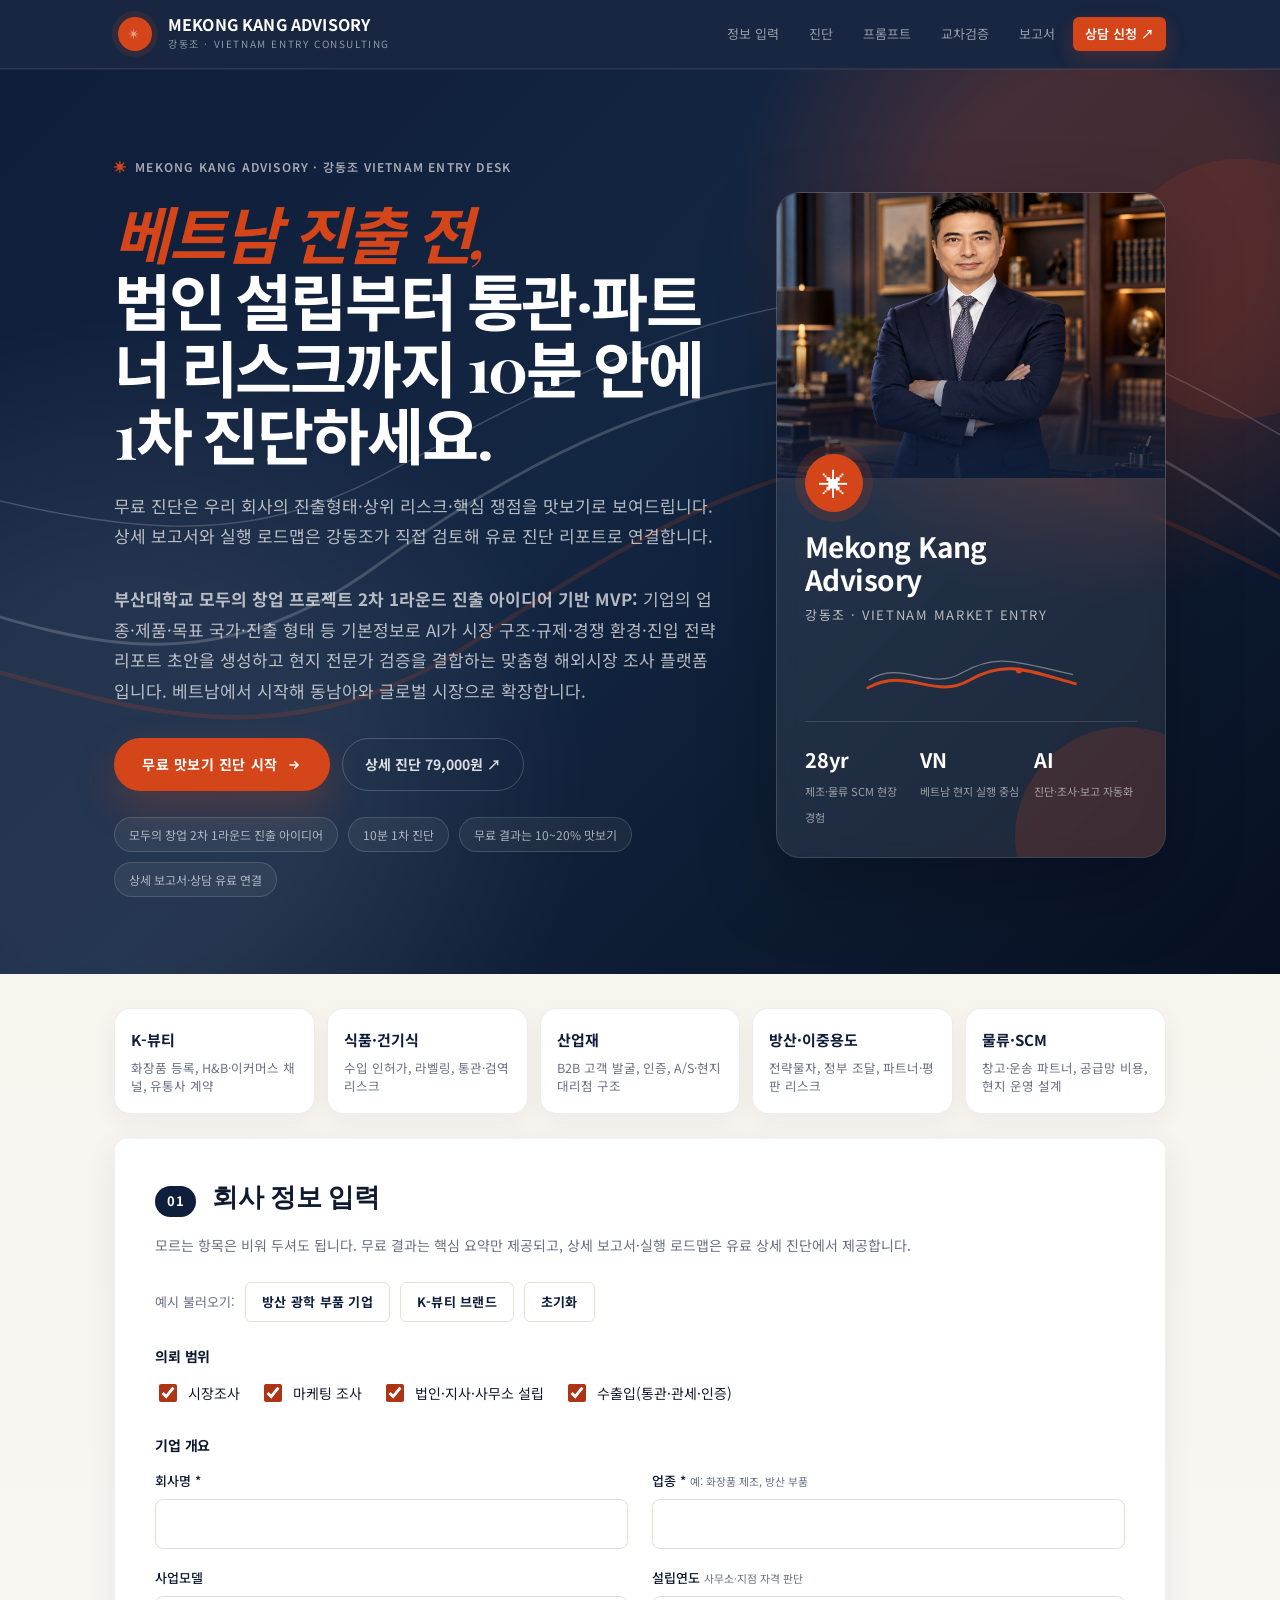
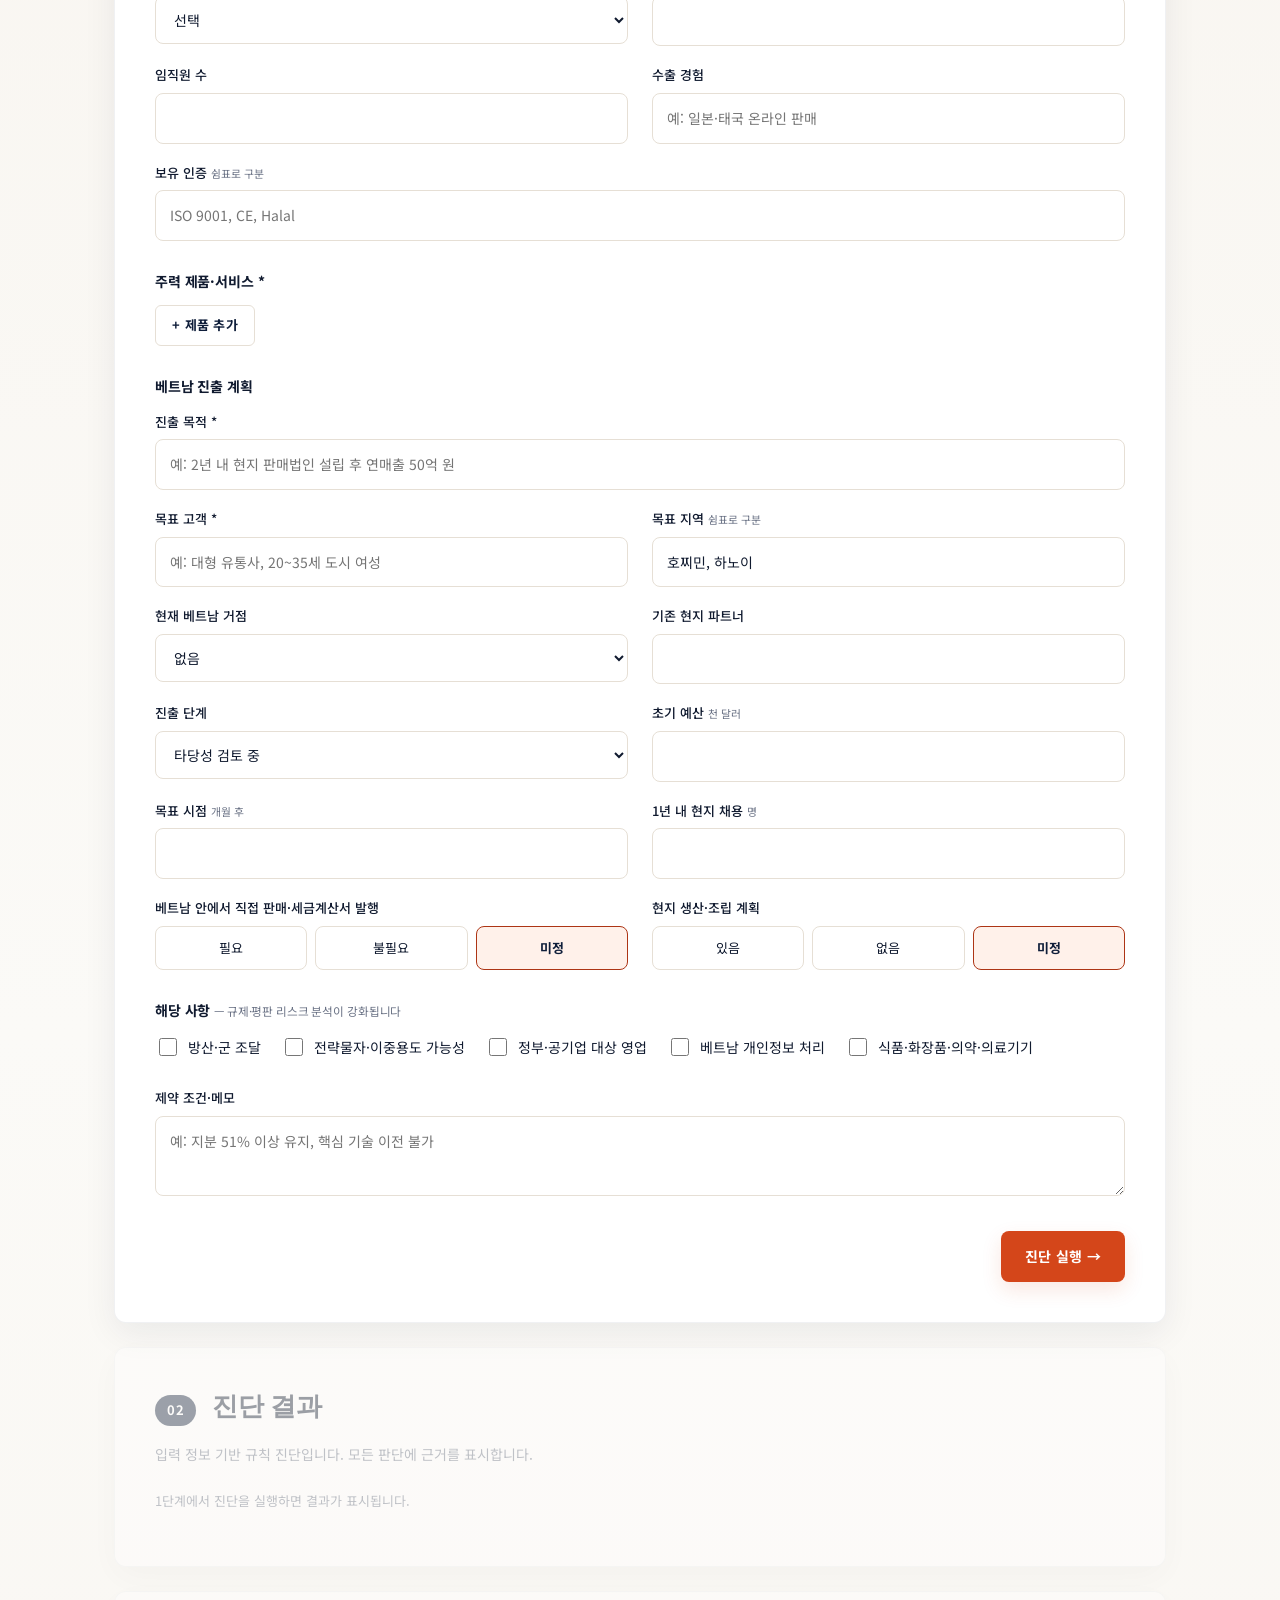
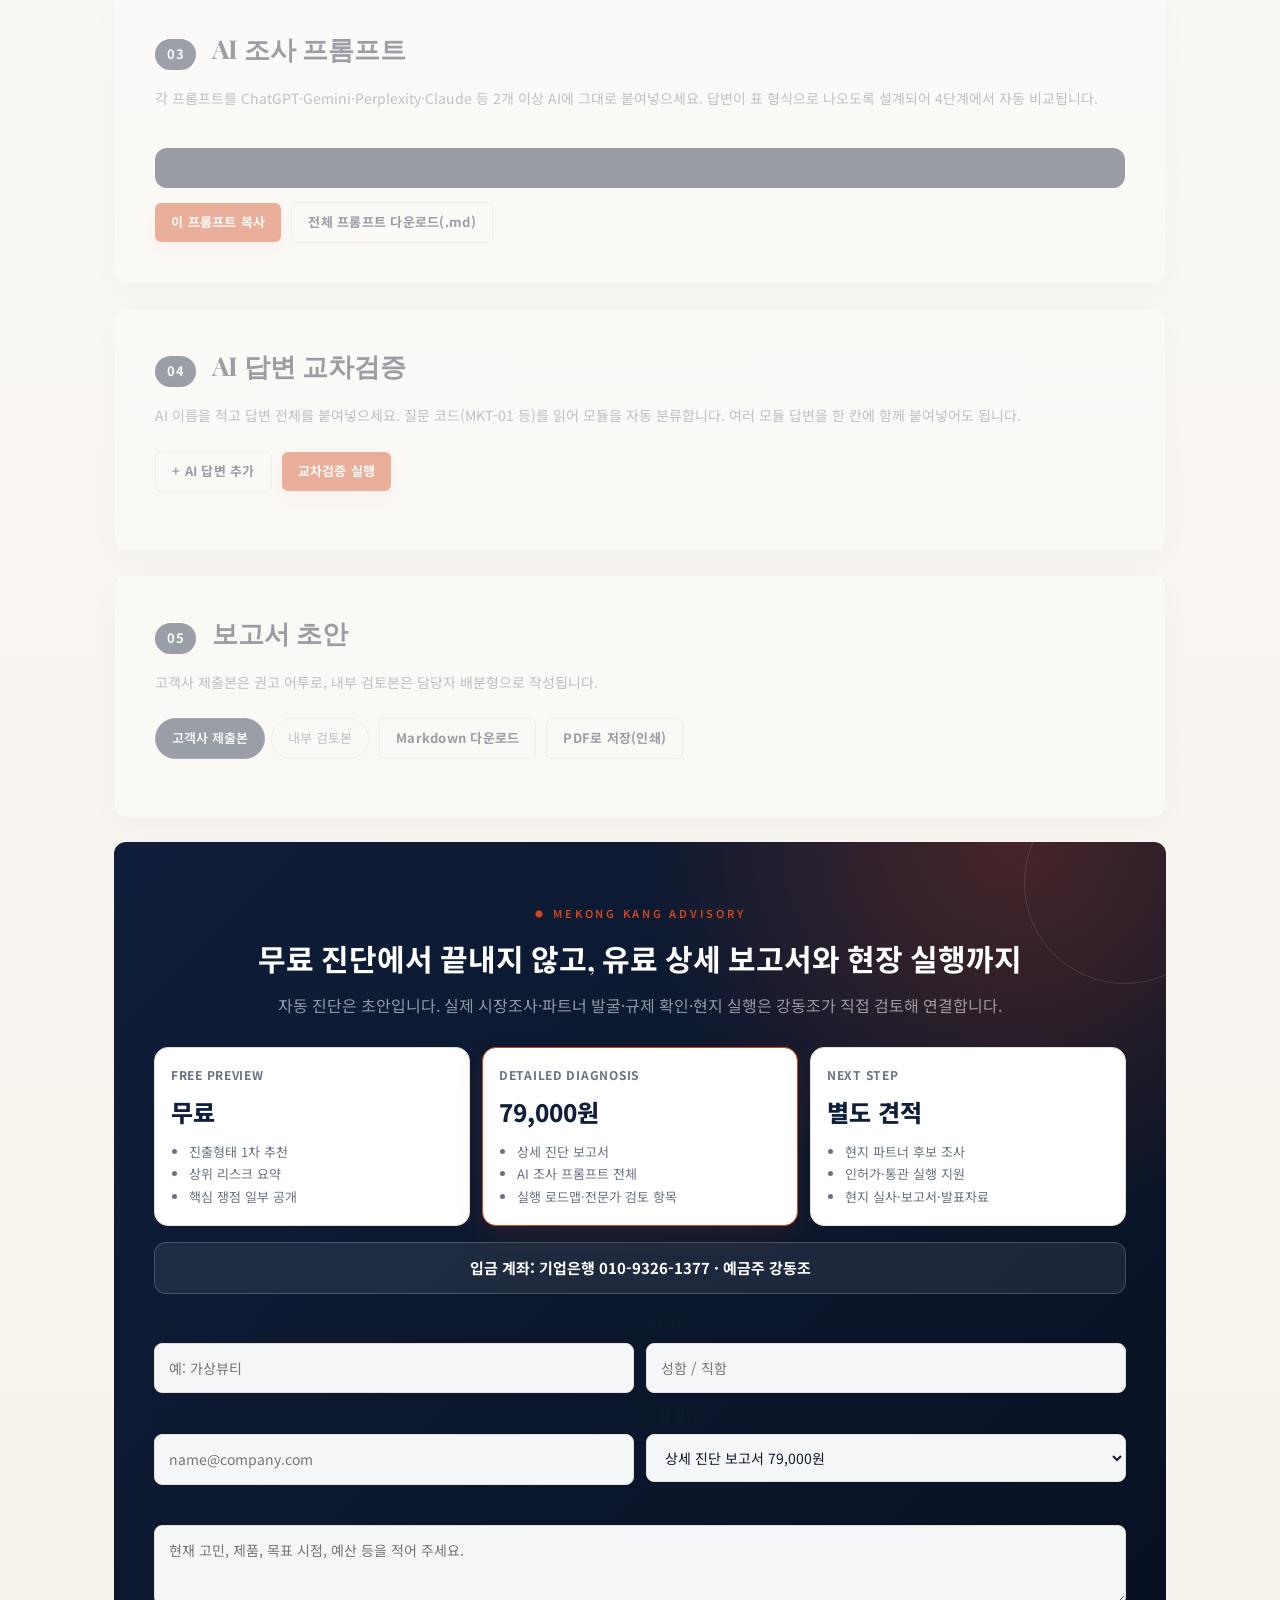
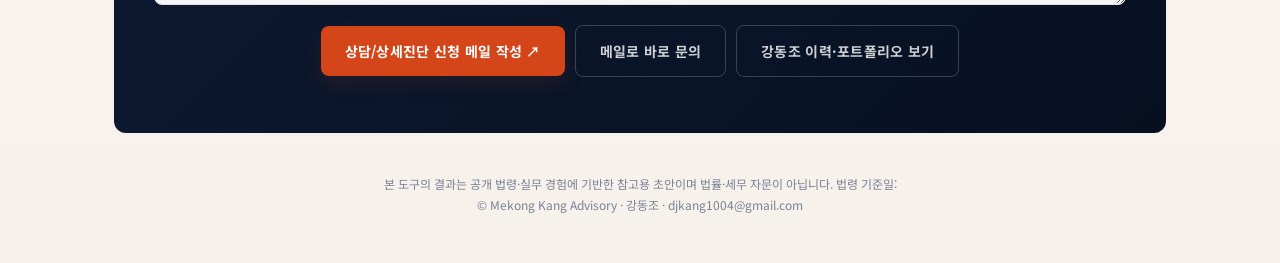
<file: vietnam-entry/index.html>
<!DOCTYPE html>
<html lang="ko">
<head>
<meta charset="utf-8">
<meta name="viewport" content="width=device-width, initial-scale=1">
<title>Mekong Kang Advisory | 베트남 진출 진단</title>
<meta name="description" content="Mekong Kang Advisory와 강동조가 제공하는 베트남 진출 진단 도구. 시장조사·마케팅·수출입·법인 설립 실행계획을 브라우저 안에서 생성합니다.">
<link rel="preconnect" href="https://fonts.googleapis.com">
<link rel="preconnect" href="https://fonts.gstatic.com" crossorigin>
<link href="https://fonts.googleapis.com/css2?family=Noto+Sans+KR:wght@400;500;600;700&family=Playfair+Display:ital,wght@0,600;0,700;1,600&display=swap" rel="stylesheet">
<style>
  :root {
    --bg: #f6f1ea; --paper: #ffffff; --ink: #101a2f; --soft: #697184; --line: #e6dfd5;
    --accent: #d4461a; --accent-deep: #ad3515; --accent-tint: #fff1ea;
    --ok: #22c55e; --warn: #d97706; --bad: #dc2626;
    --dark: #0f1e3a; --dark2: #172846; --dark3: #253858;
    --radius: 12px;
  }
  * { box-sizing: border-box; }
  html { scroll-behavior: smooth; }
  body { margin: 0; background: var(--bg); color: var(--ink); font: 15px/1.75 "Noto Sans KR", -apple-system, sans-serif; }
  a { color: var(--ink); }
  h1, h2, h3 { font-family: "Playfair Display", "Noto Sans KR", serif; font-weight: 700; line-height: 1.3; }
  .wrap { max-width: 1100px; margin: 0 auto; padding: 0 24px; }

  /* ===== HEADER (dark, Optiva-style) ===== */
  header.top { position: sticky; top: 0; z-index: 20; background: var(--dark); border-bottom: 1px solid rgba(255,255,255,.08); }
  header.top .wrap { display: flex; align-items: center; justify-content: space-between; gap: 16px; height: 68px; }
  .brand { display: flex; align-items: center; gap: 12px; text-decoration: none; color: #fff; }
  .brand .star { color: var(--accent); font-size: 22px; }
  .brand b { font-family: "Noto Sans KR", sans-serif; font-size: 17px; font-weight: 700; letter-spacing: .02em; }
  .brand span { font-size: 10px; letter-spacing: .2em; color: rgba(255,255,255,.5); text-transform: uppercase; margin-left: 4px; }
  nav.steps { display: flex; gap: 6px; font-size: 13px; flex-wrap: wrap; }
  nav.steps a { text-decoration: none; color: rgba(255,255,255,.55); padding: 6px 12px; border-radius: 6px; transition: all .2s; }
  nav.steps a:hover { color: #fff; background: rgba(255,255,255,.08); }
  nav.steps a.cta-nav { color: var(--dark); background: var(--accent); font-weight: 600; }
  nav.steps a.cta-nav:hover { background: var(--accent-deep); }

  /* ===== HERO (dark full-width) ===== */
  .hero-wrap { background: var(--dark); padding-bottom: 1px; }
  .hero { padding: 72px 0 64px; text-align: left; max-width: 720px; }
  .trust-bar { display: inline-flex; align-items: center; gap: 8px; font-size: 12px; color: rgba(255,255,255,.5); letter-spacing: .15em; font-weight: 600; text-transform: uppercase; margin-bottom: 24px; }
  .trust-bar .stars { color: var(--accent); font-size: 14px; letter-spacing: 2px; }
  .hero h1 { font-size: clamp(32px, 5vw, 52px); margin: 0 0 20px; color: #fff; letter-spacing: -.01em; }
  .hero h1 .hl { color: var(--accent); font-style: italic; }
  .hero p { color: rgba(255,255,255,.6); font-size: 16px; line-height: 1.8; max-width: 600px; margin: 0 0 32px; }
  .hero .btn-hero { display: inline-flex; align-items: center; gap: 8px; background: var(--accent); color: var(--dark); padding: 14px 28px; border-radius: 6px; text-decoration: none; font-weight: 700; font-size: 14px; letter-spacing: .04em; text-transform: uppercase; border: none; cursor: pointer; transition: all .2s; }
  .hero .btn-hero:hover { background: var(--accent-deep); transform: translateY(-1px); }
  .hero .btn-hero svg { width: 16px; height: 16px; }
  .chips { display: flex; gap: 10px; flex-wrap: wrap; margin-top: 28px; }
  .chip { font-size: 12px; padding: 6px 14px; border: 1px solid rgba(255,255,255,.12); border-radius: 999px; background: rgba(255,255,255,.05); color: rgba(255,255,255,.55); }

  /* ===== SECTION CARDS ===== */
  .content-area { padding-top: 40px; }
  section.card { background: var(--paper); border: none; border-radius: var(--radius); padding: 40px; margin: 0 0 24px; box-shadow: 0 1px 3px rgba(0,0,0,.04), 0 8px 24px rgba(0,0,0,.03); }
  .sec-head { display: flex; align-items: baseline; gap: 16px; margin-bottom: 24px; flex-wrap: wrap; }
  .sec-head .num { font-family: "Noto Sans KR", sans-serif; font-size: 13px; font-weight: 700; color: var(--dark); background: var(--accent); padding: 4px 12px; border-radius: 4px; letter-spacing: .05em; }
  .sec-head h2 { margin: 0; font-size: 26px; font-family: "Playfair Display", serif; }
  .sec-head p { margin: 0; color: var(--soft); font-size: 14px; flex-basis: 100%; }
  .locked { opacity: .4; pointer-events: none; }

  /* ===== FORM ELEMENTS ===== */
  .grid { display: grid; grid-template-columns: repeat(2, minmax(0, 1fr)); gap: 18px 24px; }
  .grid .full { grid-column: 1 / -1; }
  fieldset { border: 0; padding: 0; margin: 0 0 28px; }
  legend { font-weight: 700; font-size: 14px; color: var(--ink); margin-bottom: 12px; padding: 0; letter-spacing: -.01em; }
  label { display: block; font-size: 13px; font-weight: 500; margin-bottom: 6px; color: var(--ink); }
  label small { color: var(--soft); font-weight: 400; }
  input[type=text], input[type=number], select, textarea {
    width: 100%; padding: 12px 14px; border: 1.5px solid var(--line); border-radius: 8px; background: #fff;
    font: inherit; font-size: 14px; color: var(--ink); transition: border-color .2s, box-shadow .2s;
  }
  input:focus, select:focus, textarea:focus { outline: none; border-color: var(--accent-deep); box-shadow: 0 0 0 3px var(--accent-tint); }
  textarea { min-height: 80px; resize: vertical; }
  .checks { display: flex; flex-wrap: wrap; gap: 10px 20px; }
  .checks label { display: flex; align-items: center; gap: 8px; font-weight: 400; font-size: 14px; margin: 0; cursor: pointer; }
  .checks input[type=checkbox] { width: 18px; height: 18px; accent-color: var(--accent-deep); }
  .tri { display: flex; gap: 8px; }
  .tri label { flex: 1; text-align: center; border: 1.5px solid var(--line); border-radius: 8px; padding: 10px 4px; margin: 0; cursor: pointer; font-weight: 400; background: #fff; transition: all .2s; }
  .tri input { position: absolute; opacity: 0; pointer-events: none; }
  .tri input:checked + span { color: var(--dark); font-weight: 700; }
  .tri label:has(input:checked) { border-color: var(--accent-deep); background: var(--accent-tint); }
  .tri label:has(input:focus-visible) { outline: 2px solid var(--accent); }

  .products .row { display: grid; grid-template-columns: 1.1fr 1.6fr .7fr auto; gap: 10px; margin-bottom: 10px; }

  /* ===== BUTTONS ===== */
  .btn { display: inline-flex; align-items: center; justify-content: center; gap: 8px; border: none; background: var(--accent); color: var(--dark);
         padding: 13px 24px; border-radius: 8px; font: inherit; font-size: 14px; font-weight: 700; cursor: pointer; text-decoration: none; transition: all .2s; letter-spacing: .02em; }
  .btn:hover { background: var(--accent-deep); transform: translateY(-1px); }
  .btn.ghost { background: transparent; color: var(--ink); border: 1.5px solid var(--line); }
  .btn.ghost:hover { background: var(--bg); border-color: var(--ink); }
  .btn.sm { padding: 8px 16px; font-size: 13px; white-space: nowrap; border-radius: 6px; }
  .bar { display: flex; gap: 10px; flex-wrap: wrap; align-items: center; }
  .bar.end { justify-content: flex-end; }
  .note { font-size: 13px; color: var(--soft); }
  .alert { border-left: 4px solid var(--warn); background: #fffbeb; padding: 14px 18px; font-size: 14px; margin: 0 0 20px; border-radius: 0 8px 8px 0; }
  .alert.ok { border-color: var(--ok); background: #f0fdf4; }

  /* ===== DIAGNOSIS OUTPUT ===== */
  .kpis { display: grid; grid-template-columns: repeat(4, minmax(0,1fr)); gap: 14px; margin-bottom: 24px; }
  .kpi { border: 1.5px solid var(--line); border-radius: var(--radius); padding: 20px; background: #fff; transition: border-color .2s; }
  .kpi:hover { border-color: var(--accent); }
  .kpi .k { font-size: 12px; color: var(--soft); font-weight: 500; text-transform: uppercase; letter-spacing: .06em; }
  .kpi .v { font-family: "Playfair Display", serif; font-size: 18px; margin-top: 6px; font-weight: 700; }

  .entity { display: grid; grid-template-columns: 220px 1fr 52px; gap: 12px; align-items: center; padding: 14px 0; border-bottom: 1px solid var(--line); }
  .entity:last-child { border-bottom: 0; }
  .entity .meter { height: 8px; background: var(--bg); border-radius: 4px; overflow: hidden; }
  .entity .meter i { display: block; height: 100%; background: var(--accent); border-radius: 4px; }
  .entity.blocked .meter i { background: #d1d5db; }
  .entity .sc { text-align: right; font-weight: 700; font-variant-numeric: tabular-nums; font-size: 15px; }
  .entity .why { grid-column: 2 / -1; font-size: 12.5px; color: var(--soft); }
  .entity .why .blk { color: var(--bad); font-weight: 600; }
  .entity.top .nm { font-weight: 700; color: var(--dark); }

  /* ===== TABS & PROMPTS ===== */
  .tabs { display: flex; gap: 6px; flex-wrap: wrap; margin-bottom: 14px; }
  .tabs button { border: 1.5px solid var(--line); background: #fff; padding: 8px 16px; border-radius: 999px; font: inherit; font-size: 13px; cursor: pointer; color: var(--soft); transition: all .2s; }
  .tabs button[aria-selected=true] { border-color: var(--dark); background: var(--dark); color: #fff; font-weight: 600; }
  pre.prompt { white-space: pre-wrap; background: var(--dark); color: rgba(255,255,255,.85); border: none; border-radius: var(--radius); padding: 20px; font: 13px/1.7 ui-monospace, Menlo, monospace; max-height: 420px; overflow: auto; margin: 0 0 14px; }

  .resp { border: 1.5px solid var(--line); border-radius: var(--radius); padding: 16px; margin-bottom: 14px; background: #fff; }
  .resp .rhead { display: flex; gap: 10px; margin-bottom: 10px; }
  .resp textarea { min-height: 120px; font: 12.5px/1.5 ui-monospace, Menlo, monospace; }
  .badge { display: inline-block; font-size: 11px; font-weight: 700; padding: 3px 10px; border-radius: 4px; white-space: nowrap; letter-spacing: .02em; }
  .b-교차확인 { background: #dcfce7; color: #166534; } .b-단일출처 { background: var(--accent-tint); color: #4d5e00; }
  .b-상충 { background: #fee2e2; color: #991b1b; } .b-추정 { background: #f3f4f6; color: #4b5563; } .b-미확인 { background: #f3f4f6; color: #9ca3af; }

  /* ===== MARKDOWN REPORT ===== */
  .md { overflow-wrap: anywhere; }
  .md h1 { font-size: 28px; margin: 0 0 8px; } .md h2 { font-size: 20px; margin: 36px 0 12px; padding-top: 16px; border-top: 1.5px solid var(--line); }
  .md h3 { font-size: 17px; margin: 24px 0 10px; }
  .md blockquote { margin: 12px 0; padding: 12px 18px; border-left: 4px solid var(--accent); background: var(--accent-tint); color: var(--soft); font-size: 14px; border-radius: 0 8px 8px 0; }
  .tablewrap { overflow-x: auto; margin: 12px 0 18px; }
  .md table { border-collapse: collapse; width: 100%; font-size: 13px; min-width: 560px; }
  .md th, .md td { border: 1px solid var(--line); padding: 10px 12px; text-align: left; vertical-align: top; }
  .md th { background: var(--dark); color: #fff; font-weight: 600; border-color: var(--dark3); }
  .md ul, .md ol { padding-left: 24px; }
  .md code { background: var(--accent-tint); padding: 2px 6px; border-radius: 4px; font-size: 12.5px; }

  /* ===== CTA SECTION (Optiva-style dark) ===== */
  .cta { background: var(--dark); color: #fff; border-radius: var(--radius); padding: 56px 40px; text-align: center; margin-bottom: 40px; position: relative; overflow: hidden; }
  .cta::before { content: ''; position: absolute; top: -60px; right: -60px; width: 200px; height: 200px; background: var(--accent); opacity: .08; border-radius: 50%; }
  .cta .eyebrow2 { display: inline-flex; align-items: center; gap: 8px; font-size: 11px; letter-spacing: .25em; color: var(--accent); font-weight: 600; text-transform: uppercase; margin-bottom: 16px; }
  .cta .eyebrow2::before { content: '●'; font-size: 8px; }
  .cta h2 { margin: 0 0 12px; font-size: 30px; color: #fff; }
  .cta p { color: rgba(255,255,255,.55); margin: 0 0 28px; font-size: 16px; }
  .cta .btn { background: var(--accent); color: var(--dark); }
  .cta .btn:hover { background: var(--accent-deep); }
  .cta .btn.ghost { background: transparent; color: rgba(255,255,255,.8); border: 1.5px solid rgba(255,255,255,.2); }
  .cta .btn.ghost:hover { background: rgba(255,255,255,.06); color: #fff; }

  footer { text-align: center; font-size: 12px; color: var(--soft); padding: 0 24px 48px; }

  @media (max-width: 760px) {
    section.card { padding: 24px 18px; }
    .grid, .kpis { grid-template-columns: 1fr; }
    .products .row { grid-template-columns: 1fr 1fr; }
    .products .row textarea, .products .row input:nth-child(2) { grid-column: 1 / -1; }
    .entity { grid-template-columns: 1fr 44px; }
    .entity .meter { grid-column: 1 / -1; grid-row: 2; }
    .entity .why { grid-column: 1 / -1; }
    nav.steps { display: none; }
    .hero { padding: 48px 0 40px; }
    .hero h1 { font-size: 28px; }
    .cta { padding: 36px 24px; }
  }
  @media print {
    header.top, .hero-wrap, #s1, #s2, #s3, #s4, .cta, footer, .noprint { display: none !important; }
    body { background: #fff; }
    section.card { border: 0; padding: 0; box-shadow: none; }
  }


  /* ===== Mekong Kang Advisory final hybrid override ===== */
  body { background: linear-gradient(180deg, #f6f1ea 0%, #fbfaf7 52%, #f6f1ea 100%); }
  header.top { background: rgba(15,30,58,.96); backdrop-filter: blur(14px); box-shadow: 0 1px 0 rgba(255,255,255,.06); }
  .brand { align-items: center; gap: 12px; }
  .brand-mark { width: 34px; height: 34px; border-radius: 50%; display:inline-flex; align-items:center; justify-content:center; background: var(--accent); color: #fff; font-size: 18px; flex: 0 0 34px; box-shadow: 0 0 0 6px rgba(212,70,26,.12); }
  .brand-text { display:flex; flex-direction:column; gap:1px; }
  .brand-text b { font-family: "Noto Sans KR", sans-serif; font-size: 16px; letter-spacing: .01em; color:#fff; line-height:1.1; }
  .brand-text span { font-size: 10px; letter-spacing: .16em; color: rgba(255,255,255,.52); text-transform: uppercase; margin:0; }
  nav.steps a.cta-nav { background: var(--accent); color:#fff; box-shadow: 0 8px 20px rgba(212,70,26,.22); }
  nav.steps a.cta-nav:hover { background: var(--accent-deep); }

  .hero-wrap { position: relative; overflow:hidden; background:
    radial-gradient(circle at 86% 18%, rgba(212,70,26,.26) 0 12%, transparent 28%),
    radial-gradient(circle at 10% 78%, rgba(255,255,255,.08) 0 14%, transparent 34%),
    linear-gradient(135deg, #0f1e3a 0%, #132642 46%, #071021 100%); }
  .hero-wrap::before { content:""; position:absolute; inset:0; opacity:.18; background-image:url("data:image/svg+xml,%3Csvg width='1400' height='620' viewBox='0 0 1400 620' xmlns='http://www.w3.org/2000/svg'%3E%3Cpath d='M-80 380 C180 240 300 500 520 340 S920 170 1110 300 1300 430 1490 240' fill='none' stroke='%23ffffff' stroke-width='2'/%3E%3Cpath d='M-60 430 C210 290 350 550 590 390 S920 230 1160 360 1330 470 1490 300' fill='none' stroke='%23d4461a' stroke-width='3'/%3E%3Cpath d='M-100 310 C150 180 310 390 520 280 S860 90 1120 240 1310 310 1500 150' fill='none' stroke='%23ffffff' stroke-width='1'/%3E%3C/svg%3E"); background-size: cover; background-position:center; }
  .hero-wrap::after { content:""; position:absolute; right:-90px; top:90px; width:260px; height:260px; border-radius:50%; background:var(--accent); opacity:.12; filter: blur(.5px); }
  .hero { position:relative; z-index:1; max-width:none; display:grid; grid-template-columns: minmax(0,1.08fr) 390px; gap:54px; align-items:center; padding:84px 0 76px; text-align:left; }
  .hero h1 { font-size: clamp(38px, 5.4vw, 62px); line-height:1.08; letter-spacing:-.035em; margin-bottom:22px; }
  .hero h1 .hl { color:#fff; font-style:normal; }
  .hero h1 .river { color:var(--accent); font-style:italic; }
  .hero p { max-width:680px; color: rgba(255,255,255,.68); font-size:17px; }
  .trust-bar { color: rgba(255,255,255,.62); letter-spacing:.1em; }
  .trust-bar .stars, .trust-bar .brand-dot { color: var(--accent); }
  .hero-actions { display:flex; flex-wrap:wrap; align-items:center; gap:12px; margin-top:30px; }
  .hero .btn-hero { background:var(--accent); color:#fff; border-radius:999px; box-shadow: 0 16px 38px rgba(212,70,26,.25); }
  .hero .btn-hero:hover { background:var(--accent-deep); }
  .btn-secondary-hero { display:inline-flex; align-items:center; gap:8px; padding:13px 22px; border-radius:999px; color:rgba(255,255,255,.84); text-decoration:none; border:1px solid rgba(255,255,255,.2); font-weight:700; font-size:14px; }
  .btn-secondary-hero:hover { background:rgba(255,255,255,.07); color:#fff; }
  .chips { margin-top:26px; }
  .chip { border-color:rgba(255,255,255,.14); background:rgba(255,255,255,.055); color:rgba(255,255,255,.62); }
  .mekong-card { position:relative; background: rgba(255,255,255,.08); border:1px solid rgba(255,255,255,.13); border-radius:24px; padding:0; color:#fff; box-shadow: 0 30px 80px rgba(0,0,0,.24); backdrop-filter: blur(10px); overflow:hidden; }
  .mekong-card::before { content:""; position:absolute; inset:auto -70px -90px auto; width:220px; height:220px; border-radius:50%; background:var(--accent); opacity:.18; z-index:0; }
  .advisor-photo { position:relative; height:285px; overflow:hidden; background:#0a1427; }
  .advisor-photo::after { content:""; position:absolute; inset:0; background:linear-gradient(180deg, transparent 48%, rgba(15,30,58,.92) 100%); }
  .advisor-photo img { width:100%; height:100%; object-fit:cover; object-position:center 22%; display:block; filter:saturate(.96) contrast(1.04); }
  .mekong-card-body { position:relative; z-index:1; padding:24px 28px 28px; margin-top:-48px; }
  .mekong-mark { width:58px; height:58px; border-radius:50%; background:var(--accent); display:flex; align-items:center; justify-content:center; color:#fff; font-size:30px; margin-bottom:18px; box-shadow:0 0 0 10px rgba(212,70,26,.15); }
  .mekong-card h3 { font-family:"Noto Sans KR", sans-serif; font-size:28px; line-height:1.18; margin:0 0 8px; letter-spacing:-.02em; }
  .mekong-card .sub { color:rgba(255,255,255,.68); font-size:13px; letter-spacing:.12em; text-transform:uppercase; margin-bottom:20px; }
  .river-line { height:54px; margin:8px 0 20px; }
  .river-line svg { width:100%; height:100%; overflow:visible; }
  .proof-grid { display:grid; grid-template-columns: repeat(3,1fr); gap:12px; border-top:1px solid rgba(255,255,255,.13); padding-top:20px; }
  .proof-grid b { display:block; font-size:20px; color:#fff; }
  .proof-grid span { color:rgba(255,255,255,.55); font-size:11px; line-height:1.35; }
  .content-area { padding-top:44px; }
  section.card { border:1px solid rgba(15,30,58,.06); box-shadow: 0 10px 34px rgba(15,30,58,.07); }
  .sec-head .num { background:var(--dark); color:#fff; border-radius:999px; }
  .btn { background:var(--accent); color:#fff; box-shadow: 0 8px 20px rgba(212,70,26,.13); }
  .btn:hover { background:var(--accent-deep); }
  .btn.ghost { color:var(--dark); box-shadow:none; }
  .btn.ghost:hover { border-color:var(--accent); background:var(--accent-tint); }
  .tabs button[aria-selected=true], .md th { background: var(--dark); border-color: var(--dark3); }
  pre.prompt { background:#09152a; }
  .cta { background: radial-gradient(circle at 86% 0%, rgba(212,70,26,.30), transparent 30%), linear-gradient(135deg, #0f1e3a, #071021); }
  .cta::before { background: transparent; border:1px solid rgba(255,255,255,.12); opacity:1; }
  .cta .eyebrow2 { color:var(--accent); }
  .cta .btn { background:var(--accent); color:#fff; }
  footer { color:#7a8396; }
  @media (max-width: 900px) { .hero { grid-template-columns:1fr; gap:28px; padding:56px 0 54px; } .mekong-card { max-width:520px; } }
  @media (max-width: 760px) { .brand-text span { display:none; } .hero h1 { font-size:34px; } .proof-grid { grid-template-columns:1fr; } }



  /* ===== Lead generation + paid preview additions ===== */
  .audience-strip { margin: -10px 0 24px; }
  .audience-grid { display:grid; grid-template-columns:repeat(5, minmax(0,1fr)); gap:12px; }
  .audience-card { background:#fff; border:1px solid rgba(15,30,58,.08); border-radius:16px; padding:18px 16px; box-shadow:0 8px 24px rgba(15,30,58,.05); }
  .audience-card b { display:block; color:var(--dark); font-size:15px; margin-bottom:6px; }
  .audience-card span { display:block; color:var(--soft); font-size:12.5px; line-height:1.45; }
  .price-grid { display:grid; grid-template-columns:repeat(3,minmax(0,1fr)); gap:12px; margin:16px 0; }
  .price-card { background:#fff; border:1px solid var(--line); border-radius:14px; padding:16px; color:var(--ink); text-align:left; }
  .price-card.featured { border-color:var(--accent); box-shadow:0 10px 28px rgba(212,70,26,.12); }
  .price-card .label { font-size:12px; color:var(--soft); font-weight:700; letter-spacing:.06em; text-transform:uppercase; }
  .price-card .price { font-size:24px; font-weight:800; color:var(--dark); margin:6px 0; }
  .price-card ul { margin:8px 0 0; padding-left:18px; color:var(--soft); font-size:13px; }
  .lock-card { border:1px solid rgba(15,30,58,.12); border-radius:18px; padding:24px; background:linear-gradient(135deg,#0f1e3a,#132642); color:#fff; margin-top:22px; position:relative; overflow:hidden; }
  .lock-card::after { content:""; position:absolute; right:-70px; top:-80px; width:220px; height:220px; border-radius:50%; background:var(--accent); opacity:.18; }
  .lock-card h3 { margin:0 0 8px; font-family:"Noto Sans KR",sans-serif; font-size:20px; color:#fff; }
  .lock-card p, .lock-card li { color:rgba(255,255,255,.72); }
  .preview-note { display:inline-flex; gap:8px; align-items:center; color:#8a3b17; background:#fff1ea; border:1px solid rgba(212,70,26,.18); padding:8px 12px; border-radius:999px; font-size:12px; font-weight:700; margin-bottom:16px; }
  .lead-form { display:grid; grid-template-columns:repeat(2,minmax(0,1fr)); gap:12px; margin-top:20px; text-align:left; }
  .lead-form .full { grid-column:1 / -1; }
  .lead-form input, .lead-form select, .lead-form textarea { background:rgba(255,255,255,.96); }
  .pay-account { background:rgba(255,255,255,.08); border:1px solid rgba(255,255,255,.18); border-radius:12px; padding:12px 14px; margin:14px 0; color:#fff; font-weight:700; }
  @media (max-width: 900px) { .audience-grid, .price-grid { grid-template-columns:1fr 1fr; } }
  @media (max-width: 640px) { .audience-grid, .price-grid, .lead-form { grid-template-columns:1fr; } .lead-form .full { grid-column:auto; } }

</style>
</head>
<body>
<header class="top">
  <div class="wrap">
    <a class="brand" href="../"><span class="brand-mark">✳</span><span class="brand-text"><b>Mekong Kang Advisory</b><span>강동조 · Vietnam Entry Consulting</span></span></a>
    <nav class="steps" aria-label="단계">
      <a href="#s1">정보 입력</a><a href="#s2">진단</a><a href="#s3">프롬프트</a><a href="#s4">교차검증</a><a href="#s5">보고서</a><a class="cta-nav" href="#cta-section">상담 신청 ↗</a>
    </nav>
  </div>
</header>

<div class="hero-wrap">
<div class="wrap">
  <div class="hero">
    <div class="hero-copy">
      <div class="trust-bar"><span class="brand-dot">✳</span> Mekong Kang Advisory · 강동조 Vietnam Entry Desk</div>
      <h1><span class="river">베트남 진출 전,</span><br><span class="hl">법인 설립부터 통관·파트너 리스크까지 10분 안에 1차 진단하세요.</span></h1>
      <p>무료 진단은 우리 회사의 진출형태·상위 리스크·핵심 쟁점을 맛보기로 보여드립니다. 상세 보고서와 실행 로드맵은 강동조가 직접 검토해 유료 진단 리포트로 연결합니다.</p>
      <p><strong>부산대학교 모두의 창업 프로젝트 2차 1라운드 진출 아이디어 기반 MVP:</strong> 기업의 업종·제품·목표 국가·진출 형태 등 기본정보로 AI가 시장 구조·규제·경쟁 환경·진입 전략 리포트 초안을 생성하고 현지 전문가 검증을 결합하는 맞춤형 해외시장 조사 플랫폼입니다. 베트남에서 시작해 동남아와 글로벌 시장으로 확장합니다.</p>
      <div class="hero-actions">
        <a class="btn-hero" href="#s1">무료 맛보기 진단 시작 <svg viewBox="0 0 20 20" fill="currentColor"><path d="M5 10h10M11 6l4 4-4 4" stroke="currentColor" stroke-width="2" fill="none" stroke-linecap="round"/></svg></a>
        <a class="btn-secondary-hero" href="#paid-diagnosis">상세 진단 79,000원 ↗</a>
      </div>
      <div class="chips">
        <span class="chip">모두의 창업 2차 1라운드 진출 아이디어</span>
        <span class="chip">10분 1차 진단</span>
        <span class="chip">무료 결과는 10~20% 맛보기</span>
        <span class="chip">상세 보고서·상담 유료 연결</span>
      </div>
    </div>
    <aside class="mekong-card" aria-label="Mekong Kang Advisory 소개">
      <div class="advisor-photo"><img src="mekong-kang-portrait.png" alt="강동조 Mekong Kang Advisory 비즈니스 포트레이트"></div>
      <div class="mekong-card-body">
        <div class="mekong-mark">✳</div>
        <h3>Mekong Kang<br>Advisory</h3>
        <div class="sub">강동조 · Vietnam Market Entry</div>
        <div class="river-line" aria-hidden="true">
          <svg viewBox="0 0 320 90" fill="none" xmlns="http://www.w3.org/2000/svg">
            <path d="M-10 55 C45 20 91 75 145 43 C202 10 233 24 330 46" stroke="rgba(255,255,255,.38)" stroke-width="2"/>
            <path d="M-12 68 C54 31 98 90 158 55 C216 22 250 38 334 61" stroke="#D4461A" stroke-width="5" stroke-linecap="round"/>
            <circle cx="240" cy="39" r="5" fill="#D4461A"/>
          </svg>
        </div>
        <div class="proof-grid">
          <div><b>28yr</b><span>제조·물류 SCM 현장 경험</span></div>
          <div><b>VN</b><span>베트남 현지 실행 중심</span></div>
          <div><b>AI</b><span>진단·조사·보고 자동화</span></div>
        </div>
      </div>
    </aside>
  </div>
</div>
</div>

<main class="wrap content-area">
  <section class="audience-strip" aria-label="고객 유형별 진단 예시">
    <div class="audience-grid">
      <div class="audience-card"><b>K-뷰티</b><span>화장품 등록, H&B·이커머스 채널, 유통사 계약</span></div>
      <div class="audience-card"><b>식품·건기식</b><span>수입 인허가, 라벨링, 통관·검역 리스크</span></div>
      <div class="audience-card"><b>산업재</b><span>B2B 고객 발굴, 인증, A/S·현지 대리점 구조</span></div>
      <div class="audience-card"><b>방산·이중용도</b><span>전략물자, 정부 조달, 파트너·평판 리스크</span></div>
      <div class="audience-card"><b>물류·SCM</b><span>창고·운송 파트너, 공급망 비용, 현지 운영 설계</span></div>
    </div>
  </section>
  <!-- 1. 입력 -->
  <section class="card" id="s1" aria-labelledby="h1t">
    <div class="sec-head"><span class="num">01</span><h2 id="h1t">회사 정보 입력</h2>
      <p>모르는 항목은 비워 두셔도 됩니다. 무료 결과는 핵심 요약만 제공되고, 상세 보고서·실행 로드맵은 유료 상세 진단에서 제공합니다.</p></div>
    <div class="bar" style="margin-bottom:22px">
      <span class="note">예시 불러오기:</span>
      <button class="btn ghost sm" type="button" data-sample="defense">방산 광학 부품 기업</button>
      <button class="btn ghost sm" type="button" data-sample="cosmetics">K-뷰티 브랜드</button>
      <button class="btn ghost sm" type="button" id="resetBtn">초기화</button>
    </div>
    <form id="intake" autocomplete="off">
      <fieldset>
        <legend>의뢰 범위</legend>
        <div class="checks" id="deliverables">
          <label><input type="checkbox" name="deliverables" value="market_research" checked> 시장조사</label>
          <label><input type="checkbox" name="deliverables" value="marketing_research" checked> 마케팅 조사</label>
          <label><input type="checkbox" name="deliverables" value="entity_setup" checked> 법인·지사·사무소 설립</label>
          <label><input type="checkbox" name="deliverables" value="trade" checked> 수출입(통관·관세·인증)</label>
        </div>
      </fieldset>
      <fieldset>
        <legend>기업 개요</legend>
        <div class="grid">
          <div><label for="f_name">회사명 *</label><input type="text" id="f_name" data-k="company.name"></div>
          <div><label for="f_industry">업종 * <small>예: 화장품 제조, 방산 부품</small></label><input type="text" id="f_industry" data-k="company.industry"></div>
          <div><label for="f_bm">사업모델</label><select id="f_bm" data-k="company.business_model"><option value="">선택</option><option>B2B</option><option>B2C</option><option>B2G</option><option>B2B, B2G</option><option>B2B, B2C</option></select></div>
          <div><label for="f_year">설립연도 <small>사무소·지점 자격 판단</small></label><input type="number" id="f_year" data-k="company.established_year" data-num min="1900" max="2100"></div>
          <div><label for="f_emp">임직원 수</label><input type="number" id="f_emp" data-k="company.employees" data-num min="0"></div>
          <div><label for="f_exp">수출 경험</label><input type="text" id="f_exp" data-k="company.export_experience" placeholder="예: 일본·태국 온라인 판매"></div>
          <div class="full"><label for="f_cert">보유 인증 <small>쉼표로 구분</small></label><input type="text" id="f_cert" data-k="company.certifications" data-list placeholder="ISO 9001, CE, Halal"></div>
        </div>
      </fieldset>
      <fieldset class="products">
        <legend>주력 제품·서비스 *</legend>
        <div id="products"></div>
        <button class="btn ghost sm" type="button" id="addProduct">+ 제품 추가</button>
      </fieldset>
      <fieldset>
        <legend>베트남 진출 계획</legend>
        <div class="grid">
          <div class="full"><label for="f_obj">진출 목적 *</label><input type="text" id="f_obj" data-k="vietnam.objective" placeholder="예: 2년 내 현지 판매법인 설립 후 연매출 50억 원"></div>
          <div><label for="f_cust">목표 고객 *</label><input type="text" id="f_cust" data-k="vietnam.target_customers" placeholder="예: 대형 유통사, 20~35세 도시 여성"></div>
          <div><label for="f_city">목표 지역 <small>쉼표로 구분</small></label><input type="text" id="f_city" data-k="vietnam.target_cities" data-list value="호찌민, 하노이"></div>
          <div><label for="f_pres">현재 베트남 거점</label><select id="f_pres" data-k="vietnam.current_presence">
            <option value="none">없음</option><option value="distributor">현지 유통사·대리점</option><option value="rep_office">대표사무소</option><option value="branch">지점</option><option value="entity">현지 법인</option></select></div>
          <div><label for="f_partner">기존 현지 파트너</label><input type="text" id="f_partner" data-k="vietnam.existing_partners"></div>
          <div><label for="f_stage">진출 단계</label><select id="f_stage" data-k="vietnam.entry_stage">
            <option value="exploring">타당성 검토 중</option><option value="committed">진출 결정</option><option value="expanding">확장 단계</option></select></div>
          <div><label for="f_budget">초기 예산 <small>천 달러</small></label><input type="number" id="f_budget" data-k="vietnam.budget_usd_k" data-num min="0"></div>
          <div><label for="f_time">목표 시점 <small>개월 후</small></label><input type="number" id="f_time" data-k="vietnam.timeline_months" data-num min="0"></div>
          <div><label for="f_hire">1년 내 현지 채용 <small>명</small></label><input type="number" id="f_hire" data-k="vietnam.local_hiring_plan" data-num min="0"></div>
          <div><label>베트남 안에서 직접 판매·세금계산서 발행</label>
            <div class="tri" data-k="vietnam.needs_local_invoicing">
              <label><input type="radio" name="inv" value="true"><span>필요</span></label><label><input type="radio" name="inv" value="false"><span>불필요</span></label><label><input type="radio" name="inv" value="" checked><span>미정</span></label></div></div>
          <div><label>현지 생산·조립 계획</label>
            <div class="tri" data-k="vietnam.local_manufacturing">
              <label><input type="radio" name="mfg" value="true"><span>있음</span></label><label><input type="radio" name="mfg" value="false"><span>없음</span></label><label><input type="radio" name="mfg" value="" checked><span>미정</span></label></div></div>
        </div>
      </fieldset>
      <fieldset>
        <legend>해당 사항 <small style="font-weight:400;color:var(--soft)">— 규제·평판 리스크 분석이 강화됩니다</small></legend>
        <div class="checks">
          <label><input type="checkbox" data-k="sensitivity.defense_or_military"> 방산·군 조달</label>
          <label><input type="checkbox" data-k="sensitivity.dual_use_or_strategic"> 전략물자·이중용도 가능성</label>
          <label><input type="checkbox" data-k="sensitivity.government_customer"> 정부·공기업 대상 영업</label>
          <label><input type="checkbox" data-k="sensitivity.personal_data"> 베트남 개인정보 처리</label>
          <label><input type="checkbox" data-k="sensitivity.regulated_health"> 식품·화장품·의약·의료기기</label>
        </div>
      </fieldset>
      <fieldset>
        <div class="grid"><div class="full"><label for="f_cons">제약 조건·메모</label><textarea id="f_cons" data-k="constraints" placeholder="예: 지분 51% 이상 유지, 핵심 기술 이전 불가"></textarea></div></div>
      </fieldset>
      <div class="bar end"><span class="note" id="saveNote"></span><button class="btn" type="submit">진단 실행 →</button></div>
    </form>
  </section>

  <!-- 2. 진단 -->
  <section class="card locked" id="s2" aria-labelledby="h2t">
    <div class="sec-head"><span class="num">02</span><h2 id="h2t">진단 결과</h2><p>입력 정보 기반 규칙 진단입니다. 모든 판단에 근거를 표시합니다.</p></div>
    <div id="diagOut"><p class="note">1단계에서 진단을 실행하면 결과가 표시됩니다.</p></div>
  </section>

  <!-- 3. 프롬프트 -->
  <section class="card locked" id="s3" aria-labelledby="h3t">
    <div class="sec-head"><span class="num">03</span><h2 id="h3t">AI 조사 프롬프트</h2>
      <p>각 프롬프트를 ChatGPT·Gemini·Perplexity·Claude 등 2개 이상 AI에 그대로 붙여넣으세요. 답변이 표 형식으로 나오도록 설계되어 4단계에서 자동 비교됩니다.</p></div>
    <div class="tabs" role="tablist" id="promptTabs"></div>
    <pre class="prompt" id="promptBox"></pre>
    <div class="bar"><button class="btn sm" type="button" id="copyPrompt">이 프롬프트 복사</button><button class="btn ghost sm" type="button" id="dlPrompts">전체 프롬프트 다운로드(.md)</button><span class="note" id="copyNote" role="status"></span></div>
  </section>

  <!-- 4. 교차검증 -->
  <section class="card locked" id="s4" aria-labelledby="h4t">
    <div class="sec-head"><span class="num">04</span><h2 id="h4t">AI 답변 교차검증</h2>
      <p>AI 이름을 적고 답변 전체를 붙여넣으세요. 질문 코드(MKT-01 등)를 읽어 모듈을 자동 분류합니다. 여러 모듈 답변을 한 칸에 함께 붙여넣어도 됩니다.</p></div>
    <div id="respList"></div>
    <div class="bar" style="margin-bottom:18px"><button class="btn ghost sm" type="button" id="addResp">+ AI 답변 추가</button><button class="btn sm" type="button" id="runMerge">교차검증 실행</button></div>
    <div id="mergeOut"></div>
  </section>

  <!-- 5. 보고서 -->
  <section class="card locked" id="s5" aria-labelledby="h5t">
    <div class="sec-head"><span class="num">05</span><h2 id="h5t">보고서 초안</h2><p>고객사 제출본은 권고 어투로, 내부 검토본은 담당자 배분형으로 작성됩니다.</p></div>
    <div class="bar noprint" style="margin-bottom:18px">
      <div class="tabs" role="tablist" id="audTabs" style="margin:0">
        <button type="button" role="tab" data-aud="external" aria-selected="true">고객사 제출본</button>
        <button type="button" role="tab" data-aud="internal" aria-selected="false">내부 검토본</button>
      </div>
      <button class="btn ghost sm" type="button" id="dlReport">Markdown 다운로드</button>
      <button class="btn ghost sm" type="button" id="printReport">PDF로 저장(인쇄)</button>
    </div>
    <div class="md" id="reportOut"></div>
  </section>

  <div class="cta" id="cta-section">
    <div class="eyebrow2">MEKONG KANG ADVISORY</div>
    <h2>무료 진단에서 끝내지 않고, 유료 상세 보고서와 현장 실행까지</h2>
    <p>자동 진단은 초안입니다. 실제 시장조사·파트너 발굴·규제 확인·현지 실행은 강동조가 직접 검토해 연결합니다.</p>
    <div class="price-grid" id="paid-diagnosis">
      <div class="price-card"><div class="label">FREE PREVIEW</div><div class="price">무료</div><ul><li>진출형태 1차 추천</li><li>상위 리스크 요약</li><li>핵심 쟁점 일부 공개</li></ul></div>
      <div class="price-card featured"><div class="label">DETAILED DIAGNOSIS</div><div class="price">79,000원</div><ul><li>상세 진단 보고서</li><li>AI 조사 프롬프트 전체</li><li>실행 로드맵·전문가 검토 항목</li></ul></div>
      <div class="price-card"><div class="label">NEXT STEP</div><div class="price">별도 견적</div><ul><li>현지 파트너 후보 조사</li><li>인허가·통관 실행 지원</li><li>현지 실사·보고서·발표자료</li></ul></div>
    </div>
    <div class="pay-account">입금 계좌: 기업은행 010-9326-1377 · 예금주 강동조</div>
    <form class="lead-form" id="leadForm">
      <div><label for="lead_company">회사명</label><input id="lead_company" type="text" placeholder="예: 가상뷰티"></div>
      <div><label for="lead_name">담당자</label><input id="lead_name" type="text" placeholder="성함 / 직함"></div>
      <div><label for="lead_email">이메일</label><input id="lead_email" type="text" placeholder="name@company.com"></div>
      <div><label for="lead_interest">관심 분야</label><select id="lead_interest"><option>상세 진단 보고서 79,000원</option><option>30분 무료 상담</option><option>베트남 파트너 후보 조사</option><option>법인·지사·사무소 설립 지원</option><option>통관·관세·인증 검토</option></select></div>
      <div class="full"><label for="lead_msg">문의 내용</label><textarea id="lead_msg" placeholder="현재 고민, 제품, 목표 시점, 예산 등을 적어 주세요."></textarea></div>
      <div class="bar full" style="justify-content:center"><button class="btn" type="submit">상담/상세진단 신청 메일 작성 ↗</button><a class="btn ghost" id="mailCta" href="mailto:djkang1004@gmail.com?subject=%5B%EB%B2%A0%ED%8A%B8%EB%82%A8%20%EC%A7%84%EC%B6%9C%20%EC%83%81%EB%8B%B4%5D">메일로 바로 문의</a><a class="btn ghost" href="../">강동조 이력·포트폴리오 보기</a></div>
    </form>
  </div>
</main>
<footer>
  본 도구의 결과는 공개 법령·실무 경험에 기반한 참고용 초안이며 법률·세무 자문이 아닙니다. 법령 기준일: <span id="kbDate"></span><br>
  © Mekong Kang Advisory · 강동조 · djkang1004@gmail.com
</footer>

<script src="engine.js"></script>
<script>
(function () {
  "use strict";
  const $ = (s, el) => (el || document).querySelector(s);
  const $$ = (s, el) => Array.from((el || document).querySelectorAll(s));
  const STORE = "vnentry.v1";
  let KB = null, DIAG = null, MERGED = null, AUD = "external", CUR_MOD = null;

  const SAMPLES = {
    defense: {
      project: { deliverables: ["market_research", "entity_setup", "trade"] },
      company: { name: "가상광학(주)", established_year: 2009, employees: 120, industry: "방산 광학 부품 및 산업용 열화상 카메라 제조", business_model: "B2B, B2G",
        products: [{ name: "야간투시 광학 모듈", description: "군·경 감시장비용 열화상·야간투시 광학 모듈", hs_code: "9013.80" }, { name: "산업용 열화상 카메라", description: "발전소·공장 설비 점검용", hs_code: "9025.19" }],
        export_experience: "인도네시아·필리핀 방산 수출 경험", certifications: ["ISO 9001", "AS9100"] },
      vietnam: { current_presence: "none", target_cities: ["하노이", "호찌민"], target_customers: "베트남 국방부 산하 국방산업 기업, 민간 발전소·제조공장",
        objective: "국방 분야 기술협력 및 민수 열화상 카메라 판매 거점 확보", entry_stage: "exploring", needs_local_invoicing: false, local_manufacturing: false, local_hiring_plan: 2, budget_usd_k: 150, timeline_months: 9 },
      sensitivity: { defense_or_military: true, dual_use_or_strategic: true, government_customer: true },
      constraints: "기술유출 우려로 합작 시 핵심 광학 설계는 이전 불가",
    },
    cosmetics: {
      project: { deliverables: ["market_research", "marketing_research", "entity_setup", "trade"] },
      company: { name: "가상뷰티", established_year: 2018, employees: 35, industry: "기초 스킨케어 화장품 브랜드", business_model: "B2C",
        products: [{ name: "진정 앰플·선크림", description: "민감성 피부용 기초 화장품", hs_code: "3304.99" }], export_experience: "일본·태국 온라인 판매", certifications: ["CGMP", "비건 인증"] },
      vietnam: { current_presence: "distributor", existing_partners: "호찌민 소재 수입 유통사 1곳 (비독점)", target_cities: ["호찌민", "하노이"], target_customers: "20~35세 도시 여성",
        objective: "2년 내 현지 판매법인 설립 후 이커머스·H&B 채널 직접 운영", entry_stage: "committed", needs_local_invoicing: true, local_manufacturing: false, local_hiring_plan: 6, budget_usd_k: 400, timeline_months: 12 },
      sensitivity: { personal_data: true },
    },
  };

  const load = () => { try { return JSON.parse(localStorage.getItem(STORE) || "null"); } catch (e) { return null; } };
  const save = (obj) => { try { localStorage.setItem(STORE, JSON.stringify(obj)); $("#saveNote").textContent = "입력 내용이 이 브라우저에만 임시 저장됩니다."; } catch (e) {} };

  const esc = (s) => s.replace(/[&<>"]/g, (c) => ({ "&": "&amp;", "<": "&lt;", ">": "&gt;", '"': "&quot;" }[c]));
  const inline = (s) => esc(s).replace(/\*\*(.+?)\*\*/g, "<strong>$1</strong>").replace(/`([^`]+)`/g, "<code>$1</code>")
    .replace(/(https?:\/\/[^\s<)]+)/g, '<a href="$1" target="_blank" rel="noopener noreferrer">$1</a>');
  function md(src) {
    const lines = src.split("\n"), out = [];
    let i = 0;
    while (i < lines.length) {
      const l = lines[i];
      if (l.trim().startsWith("|")) {
        const rows = [];
        while (i < lines.length && lines[i].trim().startsWith("|")) { rows.push(lines[i].trim()); i++; }
        const data = rows.filter((r) => !/^\|[\s\-|:]+\|$/.test(r)).map((r) => r.replace(/^\||\|$/g, "").split("|").map((c) => c.trim()));
        if (data.length) {
          out.push('<div class="tablewrap"><table><thead><tr>' + data[0].map((c) => `<th>${inline(c)}</th>`).join("") + "</tr></thead><tbody>" +
            data.slice(1).map((r) => "<tr>" + r.map((c) => `<td>${inline(c)}</td>`).join("") + "</tr>").join("") + "</tbody></table></div>");
        }
        continue;
      }
      let m;
      if ((m = l.match(/^(#{1,4})\s+(.*)$/))) out.push(`<h${m[1].length}>${inline(m[2])}</h${m[1].length}>`);
      else if (l.startsWith("> ")) out.push(`<blockquote>${inline(l.slice(2))}</blockquote>`);
      else if (/^\s*[-*] /.test(l)) { const items = []; while (i < lines.length && /^\s*[-*] /.test(lines[i])) { items.push(`<li>${inline(lines[i].replace(/^\s*[-*] /, ""))}</li>`); i++; } out.push(`<ul>${items.join("")}</ul>`); continue; }
      else if (/^\d+\. /.test(l)) { const items = []; while (i < lines.length && /^\d+\. /.test(lines[i])) { items.push(`<li>${inline(lines[i].replace(/^\d+\. /, ""))}</li>`); i++; } out.push(`<ol>${items.join("")}</ol>`); continue; }
      else if (l.trim()) out.push(`<p>${inline(l)}</p>`);
      i++;
    }
    return out.join("\n");
  }

  function productRow(p) {
    p = p || {};
    const row = document.createElement("div");
    row.className = "row";
    row.innerHTML = `<input type="text" placeholder="제품명" aria-label="제품명" data-p="name"><input type="text" placeholder="설명 (용도·고객)" aria-label="제품 설명" data-p="description"><input type="text" placeholder="HS코드" aria-label="HS코드" data-p="hs_code"><button class="btn ghost sm" type="button" aria-label="제품 삭제">삭제</button>`;
    for (const k of ["name", "description", "hs_code"]) $(`[data-p=${k}]`, row).value = p[k] || "";
    $("button", row).onclick = () => { row.remove(); if (!$$("#products .row").length) $("#products").appendChild(productRow()); };
    return row;
  }
  function setPath(o, path, val) { const ks = path.split("."); let c = o; ks.slice(0, -1).forEach((k) => (c = c[k] = c[k] || {})); c[ks[ks.length - 1]] = val; }
  function getPath(o, path) { return path.split(".").reduce((c, k) => (c == null ? undefined : c[k]), o); }

  function readForm() {
    const d = { project: { deliverables: $$("#deliverables input:checked").map((x) => x.value) }, company: {}, vietnam: {}, sensitivity: {} };
    for (const el of $$("#intake [data-k]")) {
      const k = el.dataset.k;
      if (el.classList.contains("tri")) { const v = ($("input:checked", el) || {}).value; setPath(d, k, v === "true" ? true : v === "false" ? false : null); continue; }
      if (el.type === "checkbox") { setPath(d, k, el.checked); continue; }
      let v = el.value.trim();
      if (el.hasAttribute("data-num")) v = v === "" ? null : Number(v);
      else if (el.hasAttribute("data-list")) v = v.split(",").map((s) => s.trim()).filter(Boolean);
      setPath(d, k, v);
    }
    d.company.products = $$("#products .row").map((r) => ({ name: $("[data-p=name]", r).value.trim(), description: $("[data-p=description]", r).value.trim(), hs_code: $("[data-p=hs_code]", r).value.trim() })).filter((p) => p.name);
    return d;
  }
  function writeForm(d) {
    d = d || {};
    $("#intake").reset();
    const dels = (d.project && d.project.deliverables) || Object.keys(VNEngine.DELIVERABLES);
    $$("#deliverables input").forEach((x) => (x.checked = dels.includes(x.value)));
    for (const el of $$("#intake [data-k]")) {
      const v = getPath(d, el.dataset.k);
      if (el.classList.contains("tri")) { const s = v === true ? "true" : v === false ? "false" : ""; $$("input", el).forEach((r) => (r.checked = r.value === s)); continue; }
      if (el.type === "checkbox") { el.checked = !!v; continue; }
      if (v === undefined || v === null) { if (el.id !== "f_city") el.value = ""; continue; }
      el.value = Array.isArray(v) ? v.join(", ") : v;
    }
    const box = $("#products"); box.innerHTML = "";
    const ps = (d.company && d.company.products) || [];
    (ps.length ? ps : [{}]).forEach((p) => box.appendChild(productRow(p)));
  }

  const PAID_PRICE = "79,000원";
  const PAY_ACCOUNT = "기업은행 010-9326-1377 · 예금주 강동조";
  function paidCtaHtml(title) {
  return `<div class="lock-card"><h3>${title || "상세 내용은 유료 상세 진단에서 이어집니다."}</h3>
    <p>무료 진단은 10~20% 맛보기입니다. 상세 진단 보고서에는 진출형태 비교 전체, 리스크 매트릭스, AI 조사 프롬프트 전체, 실행 로드맵, 전문가 확인 항목이 포함됩니다.</p>
    <ul><li>상세 진단 보고서: <b>${PAID_PRICE}</b></li><li>${PAY_ACCOUNT}</li><li>입금 후 아래 신청 폼 또는 이메일로 회사명·담당자·연락처를 보내 주세요.</li></ul>
    <div class="bar"><a class="btn" href="#paid-diagnosis">상세 진단 신청하기 ↗</a><a class="btn ghost" href="#cta-section">30분 상담 문의</a></div></div>`;
}

  function unlock() { ["#s2", "#s3", "#s4", "#s5"].forEach((s) => $(s).classList.remove("locked")); }

  function renderDiag() {
  const g = DIAG, rec = g.recommendation, miss = g.missing.critical.concat(g.missing.decision);
  const risks = VNEngine.riskMatrix(g).slice().sort((a, b) => b.lvl - a.lvl);
  const flags = { defense_or_military: "방산", dual_use_or_strategic: "전략물자", government_customer: "B2G", personal_data: "개인정보", regulated_health: "보건 규제" };
  let h = "";
  h += `<div class="preview-note">무료 맛보기 결과 · 전체 상세 보고서의 약 10~20%</div>`;
  h += miss.length
    ? `<div class="alert"><b>정확도를 높이려면 먼저 확인할 항목:</b> ${esc(miss[0])}${miss.length > 1 ? ` <span class="note">(외 ${miss.length - 1}건: ${esc(miss.slice(1).join(", "))})</span>` : ""}</div>`
    : `<div class="alert ok">핵심 입력 항목이 모두 채워졌습니다.</div>`;
  h += `<div class="kpis">
    <div class="kpi"><div class="k">판별 업종</div><div class="v">${esc(g.context.sector)}</div></div>
    <div class="kpi"><div class="k">추천 진출형태</div><div class="v">${esc(rec.primary.name.replace(/\s*\(.*\)$/, ""))}</div></div>
    <div class="kpi"><div class="k">최우선 리스크</div><div class="v">${risks.slice(0, 3).map((r) => r.cat).join(" · ")}</div></div>
    <div class="kpi"><div class="k">리스크 플래그</div><div class="v">${Object.keys(flags).filter((k) => g.flags[k]).map((k) => flags[k]).join(" · ") || "없음"}</div></div></div>`;
  if (rec.phased) h += `<div class="alert ok"><b>단계적 경로 권고:</b> ${esc(rec.phased)}</div>`;
  const teaserIssues = g.issues.slice(0, 2);
  const issueMd = "\n### 무료 공개 핵심 쟁점 일부\n\n| No | 구분 | 쟁점 | 판단 근거 |\n|---|---|---|---|\n" + teaserIssues.map((x, i) => `| ${i + 1} | ${x.kind} | ${x.title} | ${x.why} |`).join("\n");
  h += `<div class="md">${md(issueMd)}</div>`;
  h += paidCtaHtml("진출형태 비교 전체·리스크 매트릭스·실행 로드맵은 상세 진단에서 확인하세요.");
  $("#diagOut").innerHTML = h;
}

  function renderPrompts() {
  const tabs = $("#promptTabs"); tabs.innerHTML = "";
  if (!DIAG.modules.some((m) => m.id === CUR_MOD)) CUR_MOD = DIAG.modules[0] && DIAG.modules[0].id;
  for (const m of DIAG.modules) {
    const b = document.createElement("button");
    b.type = "button"; b.setAttribute("role", "tab"); b.textContent = `${m.id} ${m.title}`;
    b.setAttribute("aria-selected", String(m.id === CUR_MOD));
    b.onclick = () => { CUR_MOD = m.id; renderPrompts(); };
    tabs.appendChild(b);
  }
  const m = DIAG.modules.find((x) => x.id === CUR_MOD);
  const full = m ? VNEngine.modulePrompt(m, DIAG) : "";
  $("#promptBox").textContent = full ? full.slice(0, 900) + "\n\n... [무료 맛보기: 전체 프롬프트는 상세 진단 보고서에서 제공됩니다.]" : "";
  if (!$("#promptLock")) $("#promptBox").insertAdjacentHTML("afterend", `<div id="promptLock">${paidCtaHtml("AI 조사 프롬프트 전체는 상세 진단에 포함됩니다.")}</div>`);
}

  function respBlock(r) {
    r = r || {};
    const el = document.createElement("div"); el.className = "resp";
    el.innerHTML = `<div class="rhead"><input type="text" placeholder="AI 이름 (예: ChatGPT)" aria-label="AI 이름" value="${esc(r.llm || "")}"><button class="btn ghost sm" type="button">삭제</button></div><textarea aria-label="AI 답변 붙여넣기" placeholder="AI 답변 전체를 붙여넣으세요 (표 형식 포함)"></textarea>`;
    $("textarea", el).value = r.text || "";
    $("button", el).onclick = () => el.remove();
    return el;
  }

  function collectResponses() {
    const resp = {}, prefixes = new Set(DIAG.modules.map((m) => m.id));
    $$("#respList .resp").forEach((el, i) => {
      const llm = $("input", el).value.trim() || `AI-${i + 1}`, text = $("textarea", el).value;
      if (!text.trim()) return;
      const byMod = {};
      for (const line of text.split(/\r?\n/)) {
        const mm = line.match(/^\s*\|\s*\**([A-Z]{3})-\d{2}/);
        if (mm && prefixes.has(mm[1])) (byMod[mm[1]] = byMod[mm[1]] || []).push(line);
      }
      for (const [mod, lines] of Object.entries(byMod)) { resp[mod] = resp[mod] || {}; resp[mod][llm] = ((resp[mod][llm] || "") + "\n" + lines.join("\n")).trim(); }
    });
    return resp;
  }

  function renderMerge() {
    const g = DIAG, M = MERGED;
    if (!M.llms.length) { $("#mergeOut").innerHTML = `<div class="alert">인식된 답변 표가 없습니다. 답변에 '| MKT-01 | …' 형식의 표가 포함되어 있는지 확인해 주세요.</div>`; return; }
    let h = `<div class="alert">비교 AI: <b>${M.llms.map(esc).join(", ")}</b> · ` + VNEngine.STATUS_ORDER.map((s) => `<span class="badge b-${s}">${s} ${M.summary[s]}</span>`).join(" ") +
      `<br><span class="note">AI가 제시한 URL은 실제로 존재하지 않을 수 있습니다. '교차확인' 항목도 출처를 직접 열어 확인한 뒤 사용하세요.</span></div>`;
    const rows = [];
    for (const m of g.modules) for (const q of m.questions) {
      const r = M.results[q.code];
      if (!Object.keys(r.answers).length) continue;
      rows.push(`<tr><td>${q.code}</td><td><span class="badge b-${r.status}">${r.status}</span></td><td>${M.llms.map((l) => r.answers[l] ? `<b>${esc(l)}</b> [${esc(r.answers[l].class)}] ${inline(r.answers[l].answer)}` : "").filter(Boolean).join("<br>")}</td><td>${esc(r.notes.join("; "))}</td></tr>`);
    }
    h += `<div class="md tablewrap"><table><thead><tr><th>코드</th><th>판정</th><th>AI별 답변</th><th>비고</th></tr></thead><tbody>${rows.join("")}</tbody></table></div>`;
    $("#mergeOut").innerHTML = h;
  }

  function reportText() { return VNEngine.report(KB, DIAG, MERGED, { audience: AUD, author: "강동조 · 베트남 진출 컨설팅" }); }
  function renderReport() {
  $$("#audTabs button").forEach((b) => b.setAttribute("aria-selected", String(b.dataset.aud === AUD)));
  const c = DIAG.context;
  const teaser = `# ${c.company} 베트남 진출 무료 맛보기 요약\n\n추천 진출형태: **${DIAG.recommendation.primary.name}**\n\n판별 업종: **${c.sector}**\n\n무료 버전에서는 요약만 공개됩니다. 상세 보고서에는 시장·마케팅 조사 과제, 규제·통관 체크리스트, 진출형태 비교 전체, 실행 로드맵이 포함됩니다.`;
  $("#reportOut").innerHTML = md(teaser) + paidCtaHtml("보고서 전문은 상세 진단 결제 후 제공됩니다.");
  const body = `회사명: ${c.company}\n업종: ${c.sector}\n제품: ${c.products}\n진출 목적: ${c.objective}\n진단 추천안: ${DIAG.recommendation.primary.name}\n희망 서비스: 상세 진단 보고서 79,000원\n입금 계좌: ${PAY_ACCOUNT}\n\n상담 희망 내용:\n`;
  $("#mailCta").href = "mailto:djkang1004@gmail.com?subject=" + encodeURIComponent(`[베트남 진출 상세진단] ${c.company}`) + "&body=" + encodeURIComponent(body);
}

  function download(name, text) {
    const a = document.createElement("a");
    a.href = URL.createObjectURL(new Blob([text], { type: "text/markdown;charset=utf-8" }));
    a.download = name; document.body.appendChild(a); a.click(); a.remove();
    setTimeout(() => URL.revokeObjectURL(a.href), 1000);
  }
  const fileSafe = (s) => (s || "client").replace(/[^\w가-힣-]+/g, "_");

  async function ensureKB() {
    if (KB) return true;
    try {
      const r = await fetch("kb.json?ts=" + Date.now());
      KB = await r.json();
      const kbEl = $("#kbDate");
      if (kbEl && KB.entity_types) kbEl.textContent = KB.entity_types.last_reviewed || "";
      return true;
    } catch (e) {
      $("#diagOut").innerHTML = '<div class="alert">판단 기준 데이터(kb.json)를 불러오지 못했습니다. 잠시 후 다시 시도해 주세요.</div>';
      return false;
    }
  }

  async function run(scroll) {
    if (!(await ensureKB())) return;
    const raw = readForm();
    save({ form: raw });
    DIAG = VNEngine.diagnose(KB, raw);
    MERGED = Object.keys(collectResponses()).length ? VNEngine.merge(DIAG, collectResponses()) : null;
    unlock(); renderDiag(); renderPrompts(); renderReport();
    if (MERGED) renderMerge();
    if (scroll) $("#s2").scrollIntoView({ behavior: "smooth" });
  }

  $("#intake").addEventListener("submit", (e) => { e.preventDefault(); run(true); });
  $("#intake").addEventListener("input", () => save({ form: readForm() }));
  $("#addProduct").onclick = () => $("#products").appendChild(productRow());
  $("#resetBtn").onclick = () => { writeForm({}); try { localStorage.removeItem(STORE); } catch (e) {} };
  $$("[data-sample]").forEach((b) => (b.onclick = () => { writeForm(SAMPLES[b.dataset.sample]); run(true); }));
  $("#copyPrompt").onclick = async () => {
    try { await navigator.clipboard.writeText($("#promptBox").textContent); $("#copyNote").textContent = "복사했습니다."; }
    catch (e) { const r = document.createRange(); r.selectNodeContents($("#promptBox")); getSelection().removeAllRanges(); getSelection().addRange(r); $("#copyNote").textContent = "선택했습니다. Ctrl+C로 복사하세요."; }
  };
  $("#dlPrompts").onclick = () => download(`${fileSafe(DIAG.context.company)}_조사프롬프트.md`, DIAG.modules.map((m) => VNEngine.modulePrompt(m, DIAG)).join("\n\n---\n\n"));
  $("#addResp").onclick = () => $("#respList").appendChild(respBlock());
  $("#runMerge").onclick = () => { MERGED = VNEngine.merge(DIAG, collectResponses()); renderMerge(); renderReport(); };
  $$$("#audTabs button").forEach((b) => (b.onclick = () => { AUD = b.dataset.aud; renderReport(); }));
  $("#dlReport").onclick = () => { location.hash = "#paid-diagnosis"; alert("보고서 전문 다운로드는 상세 진단 결제 후 제공됩니다."); };
  $("#printReport").onclick = () => { location.hash = "#paid-diagnosis"; alert("PDF 저장은 상세 진단 결제 후 제공됩니다."); };

  const leadForm = $("#leadForm");
  if (leadForm) leadForm.addEventListener("submit", (e) => {
    e.preventDefault();
    const company = $("#lead_company").value.trim();
    const name = $("#lead_name").value.trim();
    const email = $("#lead_email").value.trim();
    const interest = $("#lead_interest").value;
    const msg = $("#lead_msg").value.trim();
    const subject = `[Mekong Kang 문의] ${company || "베트남 진출 상담"}`;
    const body = `회사명: ${company}\n담당자: ${name}\n이메일: ${email}\n관심 분야: ${interest}\n입금 계좌: ${PAY_ACCOUNT}\n\n문의 내용:\n${msg}`;
    location.href = "mailto:djkang1004@gmail.com?subject=" + encodeURIComponent(subject) + "&body=" + encodeURIComponent(body);
  });

  ["ChatGPT", "Gemini"].forEach((n) => $("#respList").appendChild(respBlock({ llm: n })));
  ensureKB().then(() => { const saved = load(); writeForm(saved && saved.form); });
})();
</script>
</body>
</html>
</file>
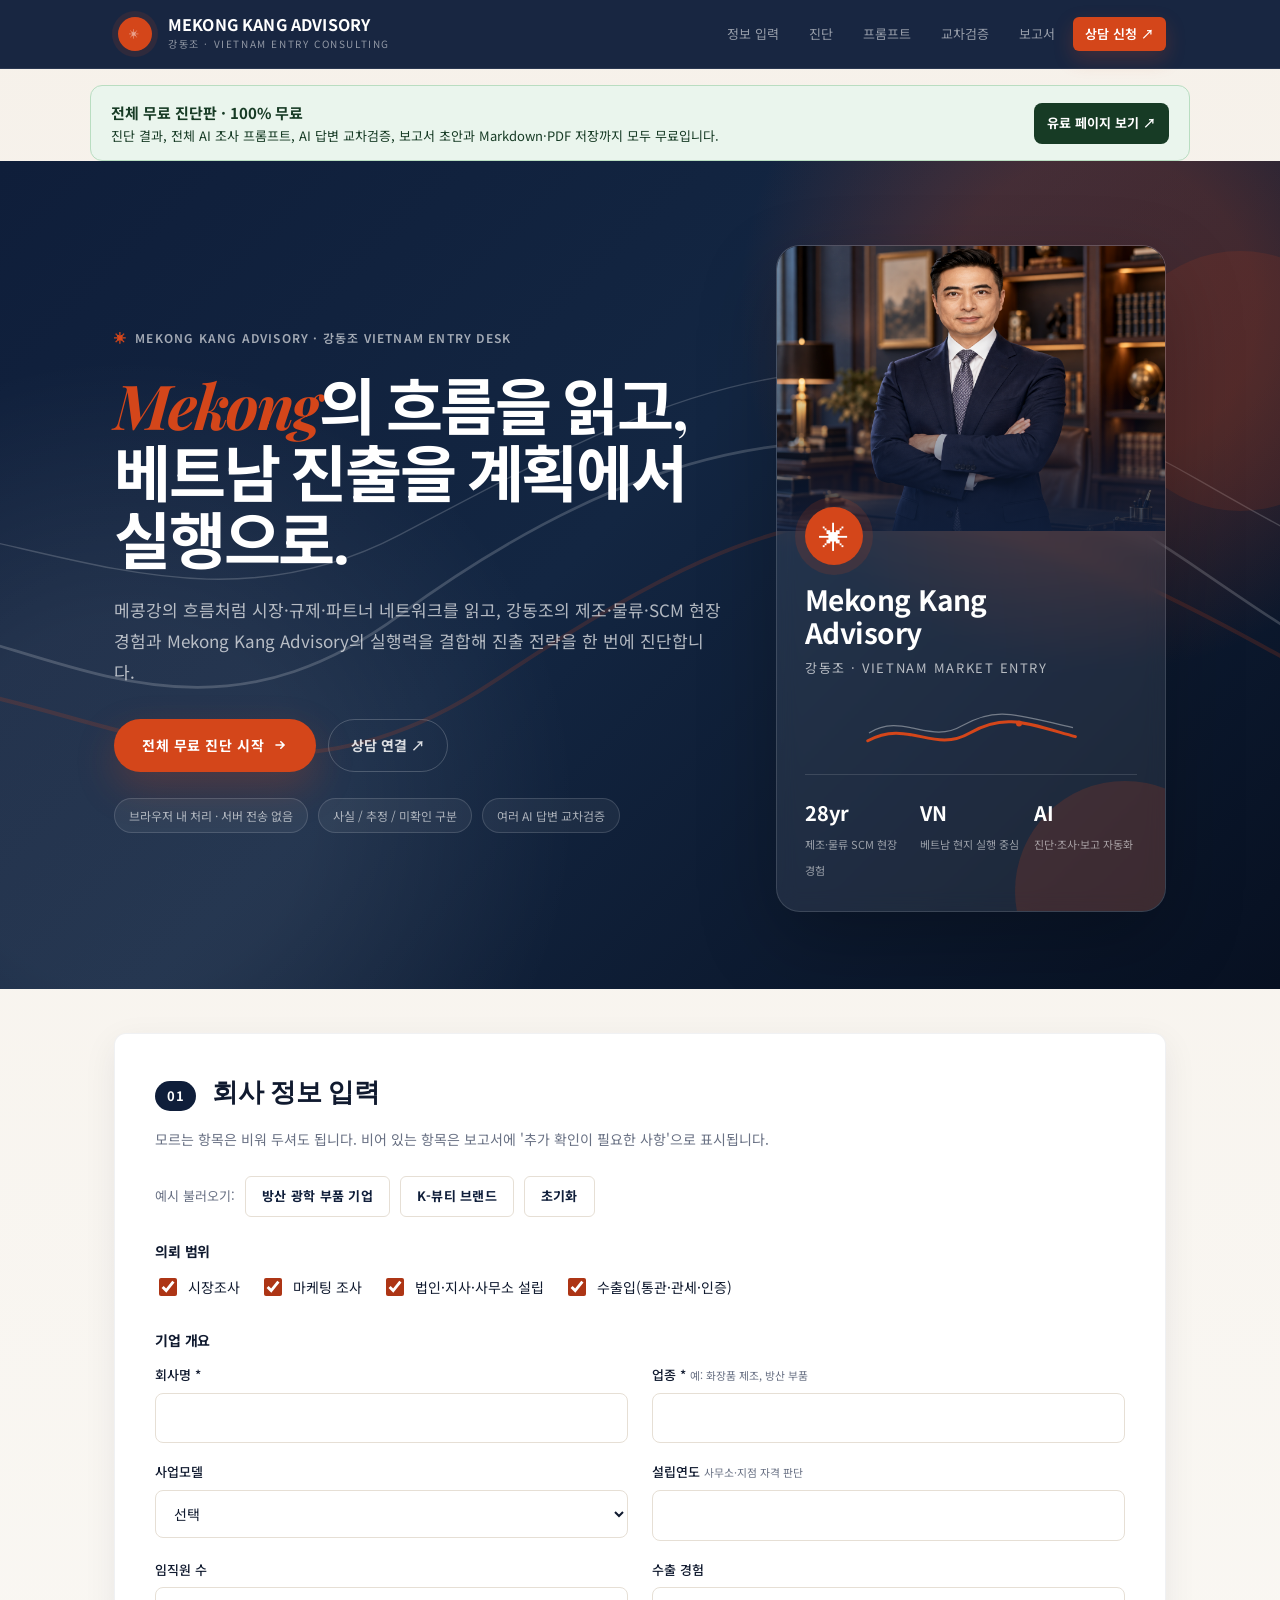
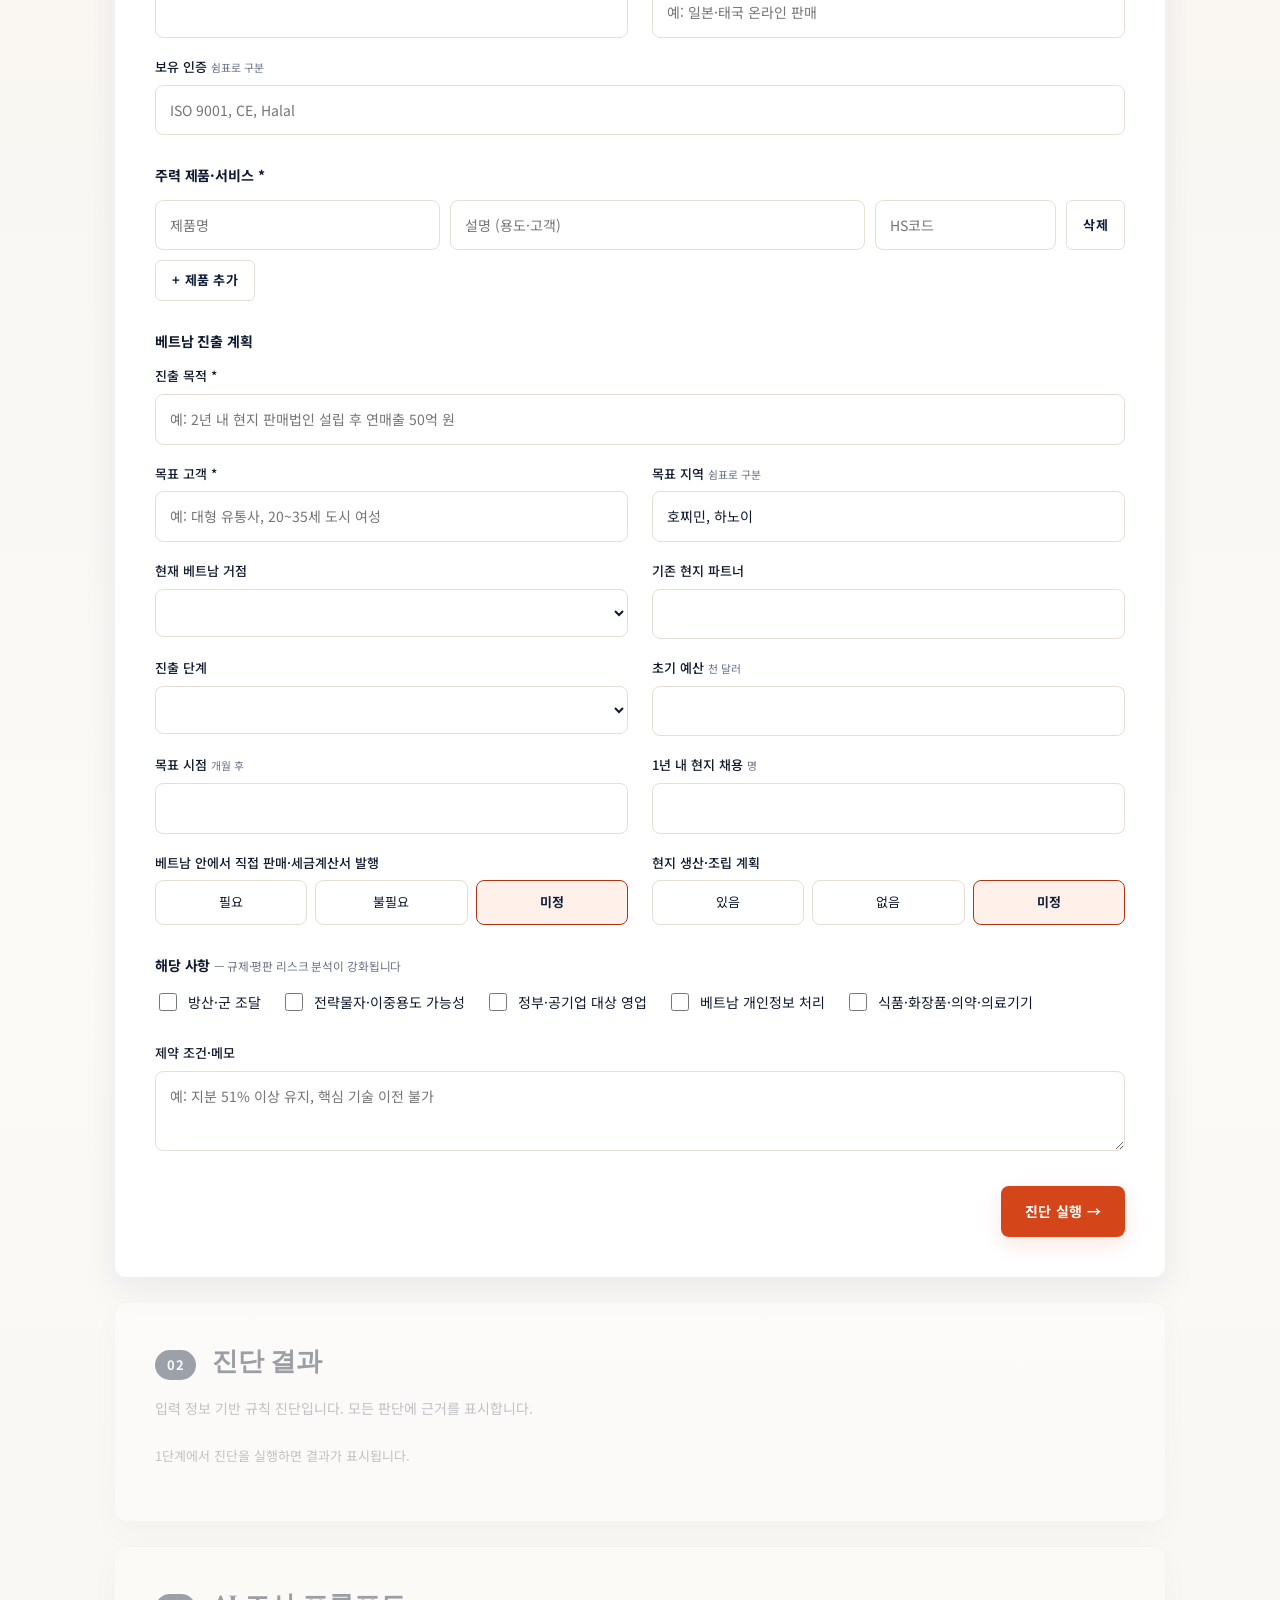
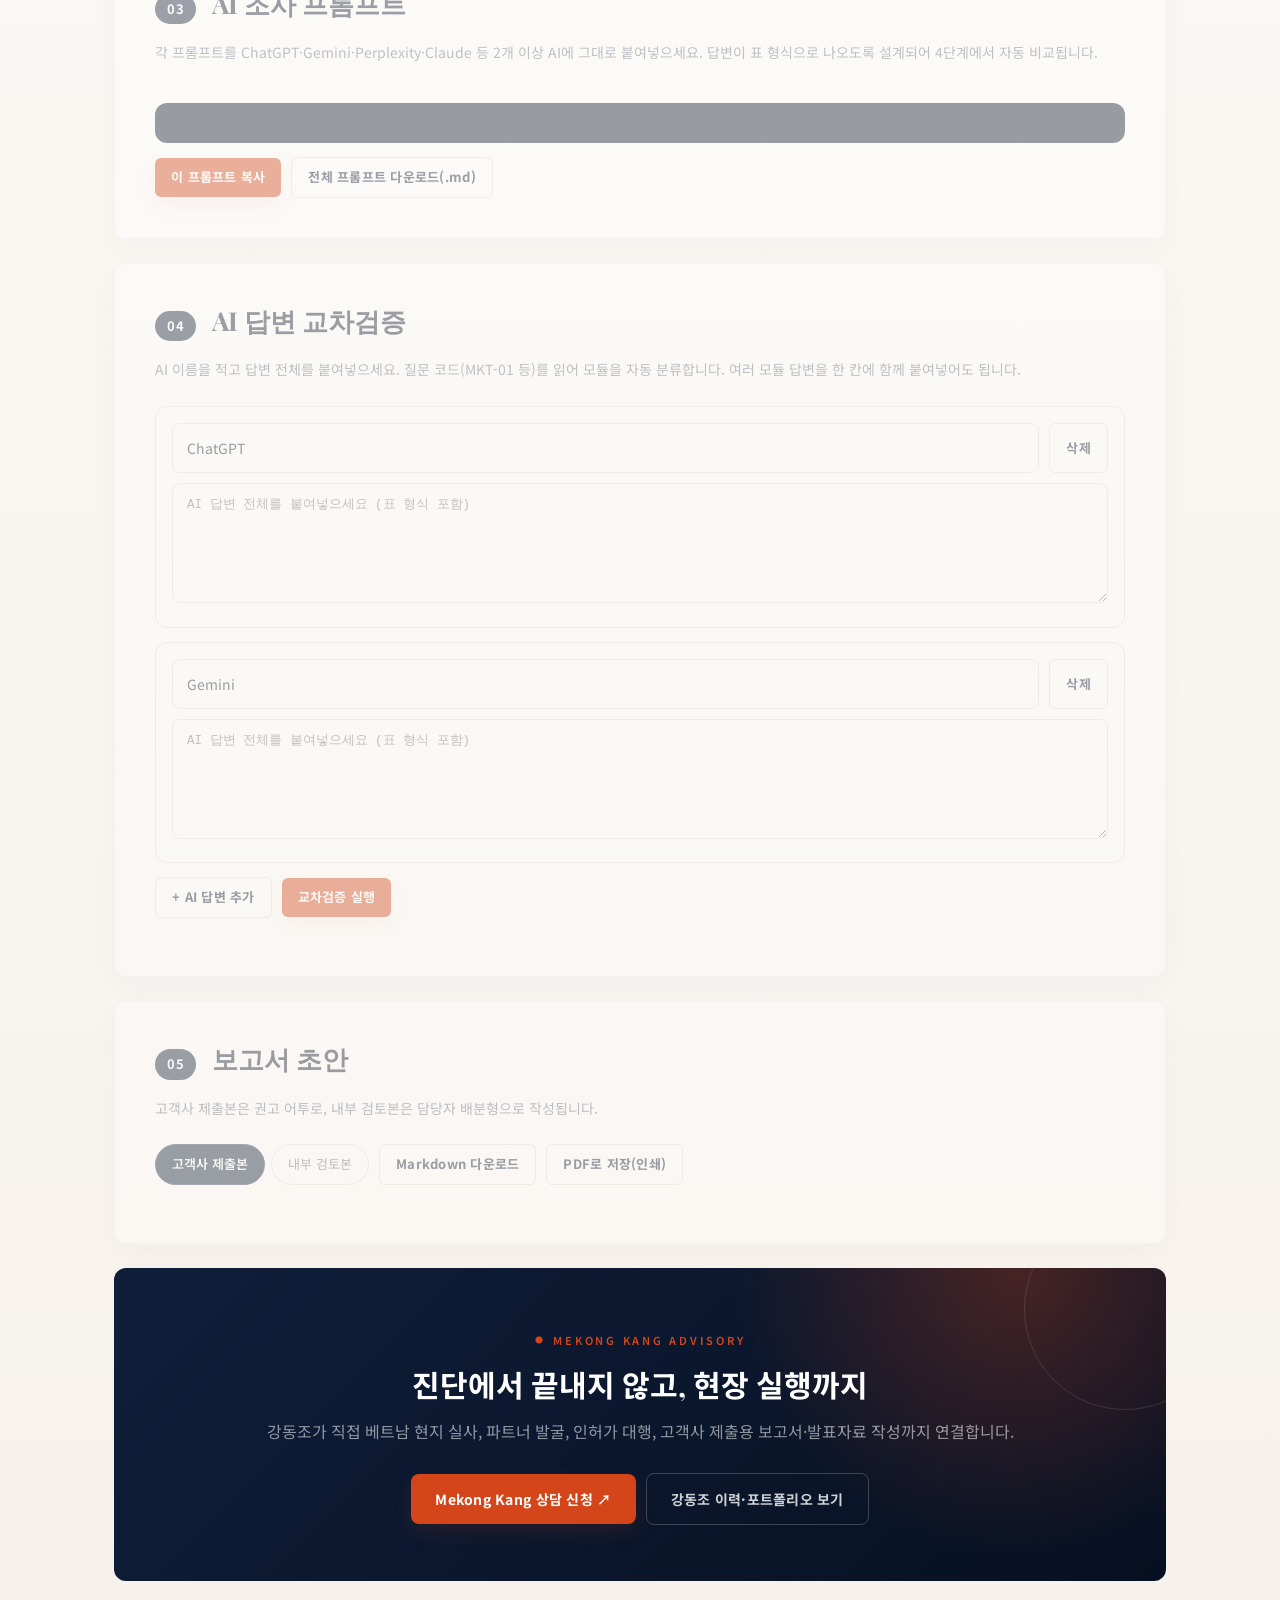
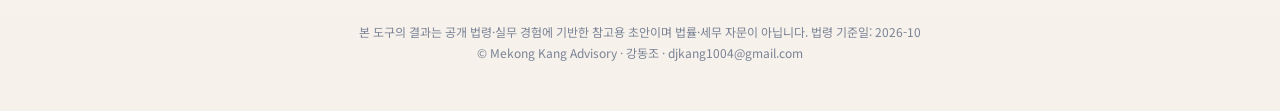
<file: vietnam-entry/free/index.html>
<!DOCTYPE html>
<html lang="ko">
<head>
<meta charset="utf-8">
<meta name="viewport" content="width=device-width, initial-scale=1">
<title>Mekong Kang Advisory | 전체 무료 베트남 진출 진단</title>
<meta name="description" content="Mekong Kang Advisory와 강동조가 제공하는 전체 무료 베트남 진출 진단. 진단 결과, 전체 AI 조사 프롬프트, 교차검증, 보고서 초안과 다운로드까지 무료로 이용하세요.">
<link rel="preconnect" href="https://fonts.googleapis.com">
<link rel="preconnect" href="https://fonts.gstatic.com" crossorigin>
<link href="https://fonts.googleapis.com/css2?family=Noto+Sans+KR:wght@400;500;600;700&family=Playfair+Display:ital,wght@0,600;0,700;1,600&display=swap" rel="stylesheet">
<style>
  .free-edition-banner { max-width: 1100px; margin: 16px auto 0; padding: 14px 20px; display: flex; align-items: center; justify-content: space-between; gap: 18px; background: #eaf5ed; border: 1px solid #b9ddc1; border-radius: 12px; color: #173b25; }
  .free-edition-banner strong { display: block; font-size: 15px; }
  .free-edition-banner span { display: block; font-size: 13px; line-height: 1.55; }
  .free-edition-banner a { flex: 0 0 auto; padding: 9px 13px; border-radius: 8px; background: #173b25; color: #fff; font-weight: 700; text-decoration: none; font-size: 13px; }
  @media (max-width: 700px) { .free-edition-banner { margin: 12px 16px 0; padding: 14px; align-items: flex-start; flex-direction: column; } }
  :root {
    --bg: #f6f1ea; --paper: #ffffff; --ink: #101a2f; --soft: #697184; --line: #e6dfd5;
    --accent: #d4461a; --accent-deep: #ad3515; --accent-tint: #fff1ea;
    --ok: #22c55e; --warn: #d97706; --bad: #dc2626;
    --dark: #0f1e3a; --dark2: #172846; --dark3: #253858;
    --radius: 12px;
  }
  * { box-sizing: border-box; }
  html { scroll-behavior: smooth; }
  body { margin: 0; background: var(--bg); color: var(--ink); font: 15px/1.75 "Noto Sans KR", -apple-system, sans-serif; }
  a { color: var(--ink); }
  h1, h2, h3 { font-family: "Playfair Display", "Noto Sans KR", serif; font-weight: 700; line-height: 1.3; }
  .wrap { max-width: 1100px; margin: 0 auto; padding: 0 24px; }

  /* ===== HEADER (dark, Optiva-style) ===== */
  header.top { position: sticky; top: 0; z-index: 20; background: var(--dark); border-bottom: 1px solid rgba(255,255,255,.08); }
  header.top .wrap { display: flex; align-items: center; justify-content: space-between; gap: 16px; height: 68px; }
  .brand { display: flex; align-items: center; gap: 12px; text-decoration: none; color: #fff; }
  .brand .star { color: var(--accent); font-size: 22px; }
  .brand b { font-family: "Noto Sans KR", sans-serif; font-size: 17px; font-weight: 700; letter-spacing: .02em; }
  .brand span { font-size: 10px; letter-spacing: .2em; color: rgba(255,255,255,.5); text-transform: uppercase; margin-left: 4px; }
  nav.steps { display: flex; gap: 6px; font-size: 13px; flex-wrap: wrap; }
  nav.steps a { text-decoration: none; color: rgba(255,255,255,.55); padding: 6px 12px; border-radius: 6px; transition: all .2s; }
  nav.steps a:hover { color: #fff; background: rgba(255,255,255,.08); }
  nav.steps a.cta-nav { color: var(--dark); background: var(--accent); font-weight: 600; }
  nav.steps a.cta-nav:hover { background: var(--accent-deep); }

  /* ===== HERO (dark full-width) ===== */
  .hero-wrap { background: var(--dark); padding-bottom: 1px; }
  .hero { padding: 72px 0 64px; text-align: left; max-width: 720px; }
  .trust-bar { display: inline-flex; align-items: center; gap: 8px; font-size: 12px; color: rgba(255,255,255,.5); letter-spacing: .15em; font-weight: 600; text-transform: uppercase; margin-bottom: 24px; }
  .trust-bar .stars { color: var(--accent); font-size: 14px; letter-spacing: 2px; }
  .hero h1 { font-size: clamp(32px, 5vw, 52px); margin: 0 0 20px; color: #fff; letter-spacing: -.01em; }
  .hero h1 .hl { color: var(--accent); font-style: italic; }
  .hero p { color: rgba(255,255,255,.6); font-size: 16px; line-height: 1.8; max-width: 600px; margin: 0 0 32px; }
  .hero .btn-hero { display: inline-flex; align-items: center; gap: 8px; background: var(--accent); color: var(--dark); padding: 14px 28px; border-radius: 6px; text-decoration: none; font-weight: 700; font-size: 14px; letter-spacing: .04em; text-transform: uppercase; border: none; cursor: pointer; transition: all .2s; }
  .hero .btn-hero:hover { background: var(--accent-deep); transform: translateY(-1px); }
  .hero .btn-hero svg { width: 16px; height: 16px; }
  .chips { display: flex; gap: 10px; flex-wrap: wrap; margin-top: 28px; }
  .chip { font-size: 12px; padding: 6px 14px; border: 1px solid rgba(255,255,255,.12); border-radius: 999px; background: rgba(255,255,255,.05); color: rgba(255,255,255,.55); }

  /* ===== SECTION CARDS ===== */
  .content-area { padding-top: 40px; }
  section.card { background: var(--paper); border: none; border-radius: var(--radius); padding: 40px; margin: 0 0 24px; box-shadow: 0 1px 3px rgba(0,0,0,.04), 0 8px 24px rgba(0,0,0,.03); }
  .sec-head { display: flex; align-items: baseline; gap: 16px; margin-bottom: 24px; flex-wrap: wrap; }
  .sec-head .num { font-family: "Noto Sans KR", sans-serif; font-size: 13px; font-weight: 700; color: var(--dark); background: var(--accent); padding: 4px 12px; border-radius: 4px; letter-spacing: .05em; }
  .sec-head h2 { margin: 0; font-size: 26px; font-family: "Playfair Display", serif; }
  .sec-head p { margin: 0; color: var(--soft); font-size: 14px; flex-basis: 100%; }
  .locked { opacity: .4; pointer-events: none; }

  /* ===== FORM ELEMENTS ===== */
  .grid { display: grid; grid-template-columns: repeat(2, minmax(0, 1fr)); gap: 18px 24px; }
  .grid .full { grid-column: 1 / -1; }
  fieldset { border: 0; padding: 0; margin: 0 0 28px; }
  legend { font-weight: 700; font-size: 14px; color: var(--ink); margin-bottom: 12px; padding: 0; letter-spacing: -.01em; }
  label { display: block; font-size: 13px; font-weight: 500; margin-bottom: 6px; color: var(--ink); }
  label small { color: var(--soft); font-weight: 400; }
  input[type=text], input[type=number], select, textarea {
    width: 100%; padding: 12px 14px; border: 1.5px solid var(--line); border-radius: 8px; background: #fff;
    font: inherit; font-size: 14px; color: var(--ink); transition: border-color .2s, box-shadow .2s;
  }
  input:focus, select:focus, textarea:focus { outline: none; border-color: var(--accent-deep); box-shadow: 0 0 0 3px var(--accent-tint); }
  textarea { min-height: 80px; resize: vertical; }
  .checks { display: flex; flex-wrap: wrap; gap: 10px 20px; }
  .checks label { display: flex; align-items: center; gap: 8px; font-weight: 400; font-size: 14px; margin: 0; cursor: pointer; }
  .checks input[type=checkbox] { width: 18px; height: 18px; accent-color: var(--accent-deep); }
  .tri { display: flex; gap: 8px; }
  .tri label { flex: 1; text-align: center; border: 1.5px solid var(--line); border-radius: 8px; padding: 10px 4px; margin: 0; cursor: pointer; font-weight: 400; background: #fff; transition: all .2s; }
  .tri input { position: absolute; opacity: 0; pointer-events: none; }
  .tri input:checked + span { color: var(--dark); font-weight: 700; }
  .tri label:has(input:checked) { border-color: var(--accent-deep); background: var(--accent-tint); }
  .tri label:has(input:focus-visible) { outline: 2px solid var(--accent); }

  .products .row { display: grid; grid-template-columns: 1.1fr 1.6fr .7fr auto; gap: 10px; margin-bottom: 10px; }

  /* ===== BUTTONS ===== */
  .btn { display: inline-flex; align-items: center; justify-content: center; gap: 8px; border: none; background: var(--accent); color: var(--dark);
         padding: 13px 24px; border-radius: 8px; font: inherit; font-size: 14px; font-weight: 700; cursor: pointer; text-decoration: none; transition: all .2s; letter-spacing: .02em; }
  .btn:hover { background: var(--accent-deep); transform: translateY(-1px); }
  .btn.ghost { background: transparent; color: var(--ink); border: 1.5px solid var(--line); }
  .btn.ghost:hover { background: var(--bg); border-color: var(--ink); }
  .btn.sm { padding: 8px 16px; font-size: 13px; white-space: nowrap; border-radius: 6px; }
  .bar { display: flex; gap: 10px; flex-wrap: wrap; align-items: center; }
  .bar.end { justify-content: flex-end; }
  .note { font-size: 13px; color: var(--soft); }
  .alert { border-left: 4px solid var(--warn); background: #fffbeb; padding: 14px 18px; font-size: 14px; margin: 0 0 20px; border-radius: 0 8px 8px 0; }
  .alert.ok { border-color: var(--ok); background: #f0fdf4; }

  /* ===== DIAGNOSIS OUTPUT ===== */
  .kpis { display: grid; grid-template-columns: repeat(4, minmax(0,1fr)); gap: 14px; margin-bottom: 24px; }
  .kpi { border: 1.5px solid var(--line); border-radius: var(--radius); padding: 20px; background: #fff; transition: border-color .2s; }
  .kpi:hover { border-color: var(--accent); }
  .kpi .k { font-size: 12px; color: var(--soft); font-weight: 500; text-transform: uppercase; letter-spacing: .06em; }
  .kpi .v { font-family: "Playfair Display", serif; font-size: 18px; margin-top: 6px; font-weight: 700; }

  .entity { display: grid; grid-template-columns: 220px 1fr 52px; gap: 12px; align-items: center; padding: 14px 0; border-bottom: 1px solid var(--line); }
  .entity:last-child { border-bottom: 0; }
  .entity .meter { height: 8px; background: var(--bg); border-radius: 4px; overflow: hidden; }
  .entity .meter i { display: block; height: 100%; background: var(--accent); border-radius: 4px; }
  .entity.blocked .meter i { background: #d1d5db; }
  .entity .sc { text-align: right; font-weight: 700; font-variant-numeric: tabular-nums; font-size: 15px; }
  .entity .why { grid-column: 2 / -1; font-size: 12.5px; color: var(--soft); }
  .entity .why .blk { color: var(--bad); font-weight: 600; }
  .entity.top .nm { font-weight: 700; color: var(--dark); }

  /* ===== TABS & PROMPTS ===== */
  .tabs { display: flex; gap: 6px; flex-wrap: wrap; margin-bottom: 14px; }
  .tabs button { border: 1.5px solid var(--line); background: #fff; padding: 8px 16px; border-radius: 999px; font: inherit; font-size: 13px; cursor: pointer; color: var(--soft); transition: all .2s; }
  .tabs button[aria-selected=true] { border-color: var(--dark); background: var(--dark); color: #fff; font-weight: 600; }
  pre.prompt { white-space: pre-wrap; background: var(--dark); color: rgba(255,255,255,.85); border: none; border-radius: var(--radius); padding: 20px; font: 13px/1.7 ui-monospace, Menlo, monospace; max-height: 420px; overflow: auto; margin: 0 0 14px; }

  .resp { border: 1.5px solid var(--line); border-radius: var(--radius); padding: 16px; margin-bottom: 14px; background: #fff; }
  .resp .rhead { display: flex; gap: 10px; margin-bottom: 10px; }
  .resp textarea { min-height: 120px; font: 12.5px/1.5 ui-monospace, Menlo, monospace; }
  .badge { display: inline-block; font-size: 11px; font-weight: 700; padding: 3px 10px; border-radius: 4px; white-space: nowrap; letter-spacing: .02em; }
  .b-교차확인 { background: #dcfce7; color: #166534; } .b-단일출처 { background: var(--accent-tint); color: #4d5e00; }
  .b-상충 { background: #fee2e2; color: #991b1b; } .b-추정 { background: #f3f4f6; color: #4b5563; } .b-미확인 { background: #f3f4f6; color: #9ca3af; }

  /* ===== MARKDOWN REPORT ===== */
  .md { overflow-wrap: anywhere; }
  .md h1 { font-size: 28px; margin: 0 0 8px; } .md h2 { font-size: 20px; margin: 36px 0 12px; padding-top: 16px; border-top: 1.5px solid var(--line); }
  .md h3 { font-size: 17px; margin: 24px 0 10px; }
  .md blockquote { margin: 12px 0; padding: 12px 18px; border-left: 4px solid var(--accent); background: var(--accent-tint); color: var(--soft); font-size: 14px; border-radius: 0 8px 8px 0; }
  .tablewrap { overflow-x: auto; margin: 12px 0 18px; }
  .md table { border-collapse: collapse; width: 100%; font-size: 13px; min-width: 560px; }
  .md th, .md td { border: 1px solid var(--line); padding: 10px 12px; text-align: left; vertical-align: top; }
  .md th { background: var(--dark); color: #fff; font-weight: 600; border-color: var(--dark3); }
  .md ul, .md ol { padding-left: 24px; }
  .md code { background: var(--accent-tint); padding: 2px 6px; border-radius: 4px; font-size: 12.5px; }

  /* ===== CTA SECTION (Optiva-style dark) ===== */
  .cta { background: var(--dark); color: #fff; border-radius: var(--radius); padding: 56px 40px; text-align: center; margin-bottom: 40px; position: relative; overflow: hidden; }
  .cta::before { content: ''; position: absolute; top: -60px; right: -60px; width: 200px; height: 200px; background: var(--accent); opacity: .08; border-radius: 50%; }
  .cta .eyebrow2 { display: inline-flex; align-items: center; gap: 8px; font-size: 11px; letter-spacing: .25em; color: var(--accent); font-weight: 600; text-transform: uppercase; margin-bottom: 16px; }
  .cta .eyebrow2::before { content: '●'; font-size: 8px; }
  .cta h2 { margin: 0 0 12px; font-size: 30px; color: #fff; }
  .cta p { color: rgba(255,255,255,.55); margin: 0 0 28px; font-size: 16px; }
  .cta .btn { background: var(--accent); color: var(--dark); }
  .cta .btn:hover { background: var(--accent-deep); }
  .cta .btn.ghost { background: transparent; color: rgba(255,255,255,.8); border: 1.5px solid rgba(255,255,255,.2); }
  .cta .btn.ghost:hover { background: rgba(255,255,255,.06); color: #fff; }

  footer { text-align: center; font-size: 12px; color: var(--soft); padding: 0 24px 48px; }

  @media (max-width: 760px) {
    section.card { padding: 24px 18px; }
    .grid, .kpis { grid-template-columns: 1fr; }
    .products .row { grid-template-columns: 1fr 1fr; }
    .products .row textarea, .products .row input:nth-child(2) { grid-column: 1 / -1; }
    .entity { grid-template-columns: 1fr 44px; }
    .entity .meter { grid-column: 1 / -1; grid-row: 2; }
    .entity .why { grid-column: 1 / -1; }
    nav.steps { display: none; }
    .hero { padding: 48px 0 40px; }
    .hero h1 { font-size: 28px; }
    .cta { padding: 36px 24px; }
  }
  @media print {
    header.top, .hero-wrap, #s1, #s2, #s3, #s4, .cta, footer, .noprint { display: none !important; }
    body { background: #fff; }
    section.card { border: 0; padding: 0; box-shadow: none; }
  }


  /* ===== Mekong Kang Advisory final hybrid override ===== */
  body { background: linear-gradient(180deg, #f6f1ea 0%, #fbfaf7 52%, #f6f1ea 100%); }
  header.top { background: rgba(15,30,58,.96); backdrop-filter: blur(14px); box-shadow: 0 1px 0 rgba(255,255,255,.06); }
  .brand { align-items: center; gap: 12px; }
  .brand-mark { width: 34px; height: 34px; border-radius: 50%; display:inline-flex; align-items:center; justify-content:center; background: var(--accent); color: #fff; font-size: 18px; flex: 0 0 34px; box-shadow: 0 0 0 6px rgba(212,70,26,.12); }
  .brand-text { display:flex; flex-direction:column; gap:1px; }
  .brand-text b { font-family: "Noto Sans KR", sans-serif; font-size: 16px; letter-spacing: .01em; color:#fff; line-height:1.1; }
  .brand-text span { font-size: 10px; letter-spacing: .16em; color: rgba(255,255,255,.52); text-transform: uppercase; margin:0; }
  nav.steps a.cta-nav { background: var(--accent); color:#fff; box-shadow: 0 8px 20px rgba(212,70,26,.22); }
  nav.steps a.cta-nav:hover { background: var(--accent-deep); }

  .hero-wrap { position: relative; overflow:hidden; background:
    radial-gradient(circle at 86% 18%, rgba(212,70,26,.26) 0 12%, transparent 28%),
    radial-gradient(circle at 10% 78%, rgba(255,255,255,.08) 0 14%, transparent 34%),
    linear-gradient(135deg, #0f1e3a 0%, #132642 46%, #071021 100%); }
  .hero-wrap::before { content:""; position:absolute; inset:0; opacity:.18; background-image:url("data:image/svg+xml,%3Csvg width='1400' height='620' viewBox='0 0 1400 620' xmlns='http://www.w3.org/2000/svg'%3E%3Cpath d='M-80 380 C180 240 300 500 520 340 S920 170 1110 300 1300 430 1490 240' fill='none' stroke='%23ffffff' stroke-width='2'/%3E%3Cpath d='M-60 430 C210 290 350 550 590 390 S920 230 1160 360 1330 470 1490 300' fill='none' stroke='%23d4461a' stroke-width='3'/%3E%3Cpath d='M-100 310 C150 180 310 390 520 280 S860 90 1120 240 1310 310 1500 150' fill='none' stroke='%23ffffff' stroke-width='1'/%3E%3C/svg%3E"); background-size: cover; background-position:center; }
  .hero-wrap::after { content:""; position:absolute; right:-90px; top:90px; width:260px; height:260px; border-radius:50%; background:var(--accent); opacity:.12; filter: blur(.5px); }
  .hero { position:relative; z-index:1; max-width:none; display:grid; grid-template-columns: minmax(0,1.08fr) 390px; gap:54px; align-items:center; padding:84px 0 76px; text-align:left; }
  .hero h1 { font-size: clamp(38px, 5.4vw, 62px); line-height:1.08; letter-spacing:-.035em; margin-bottom:22px; }
  .hero h1 .hl { color:#fff; font-style:normal; }
  .hero h1 .river { color:var(--accent); font-style:italic; }
  .hero p { max-width:680px; color: rgba(255,255,255,.68); font-size:17px; }
  .trust-bar { color: rgba(255,255,255,.62); letter-spacing:.1em; }
  .trust-bar .stars, .trust-bar .brand-dot { color: var(--accent); }
  .hero-actions { display:flex; flex-wrap:wrap; align-items:center; gap:12px; margin-top:30px; }
  .hero .btn-hero { background:var(--accent); color:#fff; border-radius:999px; box-shadow: 0 16px 38px rgba(212,70,26,.25); }
  .hero .btn-hero:hover { background:var(--accent-deep); }
  .btn-secondary-hero { display:inline-flex; align-items:center; gap:8px; padding:13px 22px; border-radius:999px; color:rgba(255,255,255,.84); text-decoration:none; border:1px solid rgba(255,255,255,.2); font-weight:700; font-size:14px; }
  .btn-secondary-hero:hover { background:rgba(255,255,255,.07); color:#fff; }
  .chips { margin-top:26px; }
  .chip { border-color:rgba(255,255,255,.14); background:rgba(255,255,255,.055); color:rgba(255,255,255,.62); }
  .mekong-card { position:relative; background: rgba(255,255,255,.08); border:1px solid rgba(255,255,255,.13); border-radius:24px; padding:0; color:#fff; box-shadow: 0 30px 80px rgba(0,0,0,.24); backdrop-filter: blur(10px); overflow:hidden; }
  .mekong-card::before { content:""; position:absolute; inset:auto -70px -90px auto; width:220px; height:220px; border-radius:50%; background:var(--accent); opacity:.18; z-index:0; }
  .advisor-photo { position:relative; height:285px; overflow:hidden; background:#0a1427; }
  .advisor-photo::after { content:""; position:absolute; inset:0; background:linear-gradient(180deg, transparent 48%, rgba(15,30,58,.92) 100%); }
  .advisor-photo img { width:100%; height:100%; object-fit:cover; object-position:center 22%; display:block; filter:saturate(.96) contrast(1.04); }
  .mekong-card-body { position:relative; z-index:1; padding:24px 28px 28px; margin-top:-48px; }
  .mekong-mark { width:58px; height:58px; border-radius:50%; background:var(--accent); display:flex; align-items:center; justify-content:center; color:#fff; font-size:30px; margin-bottom:18px; box-shadow:0 0 0 10px rgba(212,70,26,.15); }
  .mekong-card h3 { font-family:"Noto Sans KR", sans-serif; font-size:28px; line-height:1.18; margin:0 0 8px; letter-spacing:-.02em; }
  .mekong-card .sub { color:rgba(255,255,255,.68); font-size:13px; letter-spacing:.12em; text-transform:uppercase; margin-bottom:20px; }
  .river-line { height:54px; margin:8px 0 20px; }
  .river-line svg { width:100%; height:100%; overflow:visible; }
  .proof-grid { display:grid; grid-template-columns: repeat(3,1fr); gap:12px; border-top:1px solid rgba(255,255,255,.13); padding-top:20px; }
  .proof-grid b { display:block; font-size:20px; color:#fff; }
  .proof-grid span { color:rgba(255,255,255,.55); font-size:11px; line-height:1.35; }
  .content-area { padding-top:44px; }
  section.card { border:1px solid rgba(15,30,58,.06); box-shadow: 0 10px 34px rgba(15,30,58,.07); }
  .sec-head .num { background:var(--dark); color:#fff; border-radius:999px; }
  .btn { background:var(--accent); color:#fff; box-shadow: 0 8px 20px rgba(212,70,26,.13); }
  .btn:hover { background:var(--accent-deep); }
  .btn.ghost { color:var(--dark); box-shadow:none; }
  .btn.ghost:hover { border-color:var(--accent); background:var(--accent-tint); }
  .tabs button[aria-selected=true], .md th { background: var(--dark); border-color: var(--dark3); }
  pre.prompt { background:#09152a; }
  .cta { background: radial-gradient(circle at 86% 0%, rgba(212,70,26,.30), transparent 30%), linear-gradient(135deg, #0f1e3a, #071021); }
  .cta::before { background: transparent; border:1px solid rgba(255,255,255,.12); opacity:1; }
  .cta .eyebrow2 { color:var(--accent); }
  .cta .btn { background:var(--accent); color:#fff; }
  footer { color:#7a8396; }
  @media (max-width: 900px) { .hero { grid-template-columns:1fr; gap:28px; padding:56px 0 54px; } .mekong-card { max-width:520px; } }
  @media (max-width: 760px) { .brand-text span { display:none; } .hero h1 { font-size:34px; } .proof-grid { grid-template-columns:1fr; } }

</style>
</head>
<body>
<header class="top">
  <div class="wrap">
    <a class="brand" href="https://djkang1004.github.io/DongJo_Kang_Resume/vietnam-entry/" aria-label="유료 진단 페이지로 이동"><span class="brand-mark">✳</span><span class="brand-text"><b>Mekong Kang Advisory</b><span>강동조 · Vietnam Entry Consulting</span></span></a>
    <nav class="steps" aria-label="단계">
      <a href="#s1">정보 입력</a><a href="#s2">진단</a><a href="#s3">프롬프트</a><a href="#s4">교차검증</a><a href="#s5">보고서</a><a class="cta-nav" href="#cta-section">상담 신청 ↗</a>
    </nav>
  </div>
</header>
<div class="free-edition-banner" role="note"><div><strong>전체 무료 진단판 · 100% 무료</strong><span>진단 결과, 전체 AI 조사 프롬프트, AI 답변 교차검증, 보고서 초안과 Markdown·PDF 저장까지 모두 무료입니다.</span></div><a href="https://djkang1004.github.io/DongJo_Kang_Resume/vietnam-entry/" target="_blank" rel="noopener">유료 페이지 보기 ↗</a></div>

<div class="hero-wrap">
<div class="wrap">
  <div class="hero">
    <div class="hero-copy">
      <div class="trust-bar"><span class="brand-dot">✳</span> Mekong Kang Advisory · 강동조 Vietnam Entry Desk</div>
      <h1><span class="river">Mekong</span>의 흐름을 읽고,<br><span class="hl">베트남 진출을 계획에서 실행으로.</span></h1>
      <p>메콩강의 흐름처럼 시장·규제·파트너 네트워크를 읽고, 강동조의 제조·물류·SCM 현장 경험과 Mekong Kang Advisory의 실행력을 결합해 진출 전략을 한 번에 진단합니다.</p>
      <div class="hero-actions">
        <a class="btn-hero" href="#s1">전체 무료 진단 시작 <svg viewBox="0 0 20 20" fill="currentColor"><path d="M5 10h10M11 6l4 4-4 4" stroke="currentColor" stroke-width="2" fill="none" stroke-linecap="round"/></svg></a>
        <a class="btn-secondary-hero" href="#cta-section">상담 연결 ↗</a>
      </div>
      <div class="chips">
        <span class="chip">브라우저 내 처리 · 서버 전송 없음</span>
        <span class="chip">사실 / 추정 / 미확인 구분</span>
        <span class="chip">여러 AI 답변 교차검증</span>
      </div>
    </div>
    <aside class="mekong-card" aria-label="Mekong Kang Advisory 소개">
      <div class="advisor-photo"><img src="../mekong-kang-portrait.png" alt="강동조 Mekong Kang Advisory 비즈니스 포트레이트"></div>
      <div class="mekong-card-body">
        <div class="mekong-mark">✳</div>
        <h3>Mekong Kang<br>Advisory</h3>
        <div class="sub">강동조 · Vietnam Market Entry</div>
        <div class="river-line" aria-hidden="true">
          <svg viewBox="0 0 320 90" fill="none" xmlns="http://www.w3.org/2000/svg">
            <path d="M-10 55 C45 20 91 75 145 43 C202 10 233 24 330 46" stroke="rgba(255,255,255,.38)" stroke-width="2"/>
            <path d="M-12 68 C54 31 98 90 158 55 C216 22 250 38 334 61" stroke="#D4461A" stroke-width="5" stroke-linecap="round"/>
            <circle cx="240" cy="39" r="5" fill="#D4461A"/>
          </svg>
        </div>
        <div class="proof-grid">
          <div><b>28yr</b><span>제조·물류 SCM 현장 경험</span></div>
          <div><b>VN</b><span>베트남 현지 실행 중심</span></div>
          <div><b>AI</b><span>진단·조사·보고 자동화</span></div>
        </div>
      </div>
    </aside>
  </div>
</div>
</div>

<main class="wrap content-area">
  <!-- 1. 입력 -->
  <section class="card" id="s1" aria-labelledby="h1t">
    <div class="sec-head"><span class="num">01</span><h2 id="h1t">회사 정보 입력</h2>
      <p>모르는 항목은 비워 두셔도 됩니다. 비어 있는 항목은 보고서에 '추가 확인이 필요한 사항'으로 표시됩니다.</p></div>
    <div class="bar" style="margin-bottom:22px">
      <span class="note">예시 불러오기:</span>
      <button class="btn ghost sm" type="button" data-sample="defense">방산 광학 부품 기업</button>
      <button class="btn ghost sm" type="button" data-sample="cosmetics">K-뷰티 브랜드</button>
      <button class="btn ghost sm" type="button" id="resetBtn">초기화</button>
    </div>
    <form id="intake" autocomplete="off">
      <fieldset>
        <legend>의뢰 범위</legend>
        <div class="checks" id="deliverables">
          <label><input type="checkbox" name="deliverables" value="market_research" checked> 시장조사</label>
          <label><input type="checkbox" name="deliverables" value="marketing_research" checked> 마케팅 조사</label>
          <label><input type="checkbox" name="deliverables" value="entity_setup" checked> 법인·지사·사무소 설립</label>
          <label><input type="checkbox" name="deliverables" value="trade" checked> 수출입(통관·관세·인증)</label>
        </div>
      </fieldset>
      <fieldset>
        <legend>기업 개요</legend>
        <div class="grid">
          <div><label for="f_name">회사명 *</label><input type="text" id="f_name" data-k="company.name"></div>
          <div><label for="f_industry">업종 * <small>예: 화장품 제조, 방산 부품</small></label><input type="text" id="f_industry" data-k="company.industry"></div>
          <div><label for="f_bm">사업모델</label><select id="f_bm" data-k="company.business_model"><option value="">선택</option><option>B2B</option><option>B2C</option><option>B2G</option><option>B2B, B2G</option><option>B2B, B2C</option></select></div>
          <div><label for="f_year">설립연도 <small>사무소·지점 자격 판단</small></label><input type="number" id="f_year" data-k="company.established_year" data-num min="1900" max="2100"></div>
          <div><label for="f_emp">임직원 수</label><input type="number" id="f_emp" data-k="company.employees" data-num min="0"></div>
          <div><label for="f_exp">수출 경험</label><input type="text" id="f_exp" data-k="company.export_experience" placeholder="예: 일본·태국 온라인 판매"></div>
          <div class="full"><label for="f_cert">보유 인증 <small>쉼표로 구분</small></label><input type="text" id="f_cert" data-k="company.certifications" data-list placeholder="ISO 9001, CE, Halal"></div>
        </div>
      </fieldset>
      <fieldset class="products">
        <legend>주력 제품·서비스 *</legend>
        <div id="products"></div>
        <button class="btn ghost sm" type="button" id="addProduct">+ 제품 추가</button>
      </fieldset>
      <fieldset>
        <legend>베트남 진출 계획</legend>
        <div class="grid">
          <div class="full"><label for="f_obj">진출 목적 *</label><input type="text" id="f_obj" data-k="vietnam.objective" placeholder="예: 2년 내 현지 판매법인 설립 후 연매출 50억 원"></div>
          <div><label for="f_cust">목표 고객 *</label><input type="text" id="f_cust" data-k="vietnam.target_customers" placeholder="예: 대형 유통사, 20~35세 도시 여성"></div>
          <div><label for="f_city">목표 지역 <small>쉼표로 구분</small></label><input type="text" id="f_city" data-k="vietnam.target_cities" data-list value="호찌민, 하노이"></div>
          <div><label for="f_pres">현재 베트남 거점</label><select id="f_pres" data-k="vietnam.current_presence">
            <option value="none">없음</option><option value="distributor">현지 유통사·대리점</option><option value="rep_office">대표사무소</option><option value="branch">지점</option><option value="entity">현지 법인</option></select></div>
          <div><label for="f_partner">기존 현지 파트너</label><input type="text" id="f_partner" data-k="vietnam.existing_partners"></div>
          <div><label for="f_stage">진출 단계</label><select id="f_stage" data-k="vietnam.entry_stage">
            <option value="exploring">타당성 검토 중</option><option value="committed">진출 결정</option><option value="expanding">확장 단계</option></select></div>
          <div><label for="f_budget">초기 예산 <small>천 달러</small></label><input type="number" id="f_budget" data-k="vietnam.budget_usd_k" data-num min="0"></div>
          <div><label for="f_time">목표 시점 <small>개월 후</small></label><input type="number" id="f_time" data-k="vietnam.timeline_months" data-num min="0"></div>
          <div><label for="f_hire">1년 내 현지 채용 <small>명</small></label><input type="number" id="f_hire" data-k="vietnam.local_hiring_plan" data-num min="0"></div>
          <div><label>베트남 안에서 직접 판매·세금계산서 발행</label>
            <div class="tri" data-k="vietnam.needs_local_invoicing">
              <label><input type="radio" name="inv" value="true"><span>필요</span></label><label><input type="radio" name="inv" value="false"><span>불필요</span></label><label><input type="radio" name="inv" value="" checked><span>미정</span></label></div></div>
          <div><label>현지 생산·조립 계획</label>
            <div class="tri" data-k="vietnam.local_manufacturing">
              <label><input type="radio" name="mfg" value="true"><span>있음</span></label><label><input type="radio" name="mfg" value="false"><span>없음</span></label><label><input type="radio" name="mfg" value="" checked><span>미정</span></label></div></div>
        </div>
      </fieldset>
      <fieldset>
        <legend>해당 사항 <small style="font-weight:400;color:var(--soft)">— 규제·평판 리스크 분석이 강화됩니다</small></legend>
        <div class="checks">
          <label><input type="checkbox" data-k="sensitivity.defense_or_military"> 방산·군 조달</label>
          <label><input type="checkbox" data-k="sensitivity.dual_use_or_strategic"> 전략물자·이중용도 가능성</label>
          <label><input type="checkbox" data-k="sensitivity.government_customer"> 정부·공기업 대상 영업</label>
          <label><input type="checkbox" data-k="sensitivity.personal_data"> 베트남 개인정보 처리</label>
          <label><input type="checkbox" data-k="sensitivity.regulated_health"> 식품·화장품·의약·의료기기</label>
        </div>
      </fieldset>
      <fieldset>
        <div class="grid"><div class="full"><label for="f_cons">제약 조건·메모</label><textarea id="f_cons" data-k="constraints" placeholder="예: 지분 51% 이상 유지, 핵심 기술 이전 불가"></textarea></div></div>
      </fieldset>
      <div class="bar end"><span class="note" id="saveNote"></span><button class="btn" type="submit">진단 실행 →</button></div>
    </form>
  </section>

  <!-- 2. 진단 -->
  <section class="card locked" id="s2" aria-labelledby="h2t">
    <div class="sec-head"><span class="num">02</span><h2 id="h2t">진단 결과</h2><p>입력 정보 기반 규칙 진단입니다. 모든 판단에 근거를 표시합니다.</p></div>
    <div id="diagOut"><p class="note">1단계에서 진단을 실행하면 결과가 표시됩니다.</p></div>
  </section>

  <!-- 3. 프롬프트 -->
  <section class="card locked" id="s3" aria-labelledby="h3t">
    <div class="sec-head"><span class="num">03</span><h2 id="h3t">AI 조사 프롬프트</h2>
      <p>각 프롬프트를 ChatGPT·Gemini·Perplexity·Claude 등 2개 이상 AI에 그대로 붙여넣으세요. 답변이 표 형식으로 나오도록 설계되어 4단계에서 자동 비교됩니다.</p></div>
    <div class="tabs" role="tablist" id="promptTabs"></div>
    <pre class="prompt" id="promptBox"></pre>
    <div class="bar"><button class="btn sm" type="button" id="copyPrompt">이 프롬프트 복사</button><button class="btn ghost sm" type="button" id="dlPrompts">전체 프롬프트 다운로드(.md)</button><span class="note" id="copyNote" role="status"></span></div>
  </section>

  <!-- 4. 교차검증 -->
  <section class="card locked" id="s4" aria-labelledby="h4t">
    <div class="sec-head"><span class="num">04</span><h2 id="h4t">AI 답변 교차검증</h2>
      <p>AI 이름을 적고 답변 전체를 붙여넣으세요. 질문 코드(MKT-01 등)를 읽어 모듈을 자동 분류합니다. 여러 모듈 답변을 한 칸에 함께 붙여넣어도 됩니다.</p></div>
    <div id="respList"></div>
    <div class="bar" style="margin-bottom:18px"><button class="btn ghost sm" type="button" id="addResp">+ AI 답변 추가</button><button class="btn sm" type="button" id="runMerge">교차검증 실행</button></div>
    <div id="mergeOut"></div>
  </section>

  <!-- 5. 보고서 -->
  <section class="card locked" id="s5" aria-labelledby="h5t">
    <div class="sec-head"><span class="num">05</span><h2 id="h5t">보고서 초안</h2><p>고객사 제출본은 권고 어투로, 내부 검토본은 담당자 배분형으로 작성됩니다.</p></div>
    <div class="bar noprint" style="margin-bottom:18px">
      <div class="tabs" role="tablist" id="audTabs" style="margin:0">
        <button type="button" role="tab" data-aud="external" aria-selected="true">고객사 제출본</button>
        <button type="button" role="tab" data-aud="internal" aria-selected="false">내부 검토본</button>
      </div>
      <button class="btn ghost sm" type="button" id="dlReport">Markdown 다운로드</button>
      <button class="btn ghost sm" type="button" id="printReport">PDF로 저장(인쇄)</button>
    </div>
    <div class="md" id="reportOut"></div>
  </section>

  <div class="cta" id="cta-section">
    <div class="eyebrow2">MEKONG KANG ADVISORY</div>
    <h2>진단에서 끝내지 않고, 현장 실행까지</h2>
    <p>강동조가 직접 베트남 현지 실사, 파트너 발굴, 인허가 대행, 고객사 제출용 보고서·발표자료 작성까지 연결합니다.</p>
    <div class="bar" style="justify-content:center">
      <a class="btn" id="mailCta" href="mailto:djkang1004@gmail.com?subject=%5B%EB%B2%A0%ED%8A%B8%EB%82%A8%20%EC%A7%84%EC%B6%9C%20%EC%83%81%EB%8B%B4%5D">Mekong Kang 상담 신청 ↗</a>
      <a class="btn ghost" href="../../">강동조 이력·포트폴리오 보기</a>
    </div>
  </div>
</main>
<footer>
  본 도구의 결과는 공개 법령·실무 경험에 기반한 참고용 초안이며 법률·세무 자문이 아닙니다. 법령 기준일: <span id="kbDate"></span><br>
  © Mekong Kang Advisory · 강동조 · djkang1004@gmail.com
</footer>

<script src="../engine.js"></script>
<script>
(function () {
  "use strict";
  const $ = (s, el) => (el || document).querySelector(s);
  const $$ = (s, el) => Array.from((el || document).querySelectorAll(s));
  const STORE = "vnentry.free.v1";
  let KB = null, DIAG = null, MERGED = null, AUD = "external", CUR_MOD = null;

  const SAMPLES = {
    defense: {
      project: { deliverables: ["market_research", "entity_setup", "trade"] },
      company: { name: "가상광학(주)", established_year: 2009, employees: 120, industry: "방산 광학 부품 및 산업용 열화상 카메라 제조", business_model: "B2B, B2G",
        products: [{ name: "야간투시 광학 모듈", description: "군·경 감시장비용 열화상·야간투시 광학 모듈", hs_code: "9013.80" }, { name: "산업용 열화상 카메라", description: "발전소·공장 설비 점검용", hs_code: "9025.19" }],
        export_experience: "인도네시아·필리핀 방산 수출 경험", certifications: ["ISO 9001", "AS9100"] },
      vietnam: { current_presence: "none", target_cities: ["하노이", "호찌민"], target_customers: "베트남 국방부 산하 국방산업 기업, 민간 발전소·제조공장",
        objective: "국방 분야 기술협력 및 민수 열화상 카메라 판매 거점 확보", entry_stage: "exploring", needs_local_invoicing: false, local_manufacturing: false, local_hiring_plan: 2, budget_usd_k: 150, timeline_months: 9 },
      sensitivity: { defense_or_military: true, dual_use_or_strategic: true, government_customer: true },
      constraints: "기술유출 우려로 합작 시 핵심 광학 설계는 이전 불가",
    },
    cosmetics: {
      project: { deliverables: ["market_research", "marketing_research", "entity_setup", "trade"] },
      company: { name: "가상뷰티", established_year: 2018, employees: 35, industry: "기초 스킨케어 화장품 브랜드", business_model: "B2C",
        products: [{ name: "진정 앰플·선크림", description: "민감성 피부용 기초 화장품", hs_code: "3304.99" }], export_experience: "일본·태국 온라인 판매", certifications: ["CGMP", "비건 인증"] },
      vietnam: { current_presence: "distributor", existing_partners: "호찌민 소재 수입 유통사 1곳 (비독점)", target_cities: ["호찌민", "하노이"], target_customers: "20~35세 도시 여성",
        objective: "2년 내 현지 판매법인 설립 후 이커머스·H&B 채널 직접 운영", entry_stage: "committed", needs_local_invoicing: true, local_manufacturing: false, local_hiring_plan: 6, budget_usd_k: 400, timeline_months: 12 },
      sensitivity: { personal_data: true },
    },
  };

  const load = () => { try { return JSON.parse(localStorage.getItem(STORE) || "null"); } catch (e) { return null; } };
  const save = (obj) => { try { localStorage.setItem(STORE, JSON.stringify(obj)); $("#saveNote").textContent = "입력 내용이 이 브라우저에만 임시 저장됩니다."; } catch (e) {} };

  const esc = (s) => s.replace(/[&<>"]/g, (c) => ({ "&": "&amp;", "<": "&lt;", ">": "&gt;", '"': "&quot;" }[c]));
  const inline = (s) => esc(s).replace(/\*\*(.+?)\*\*/g, "<strong>$1</strong>").replace(/`([^`]+)`/g, "<code>$1</code>")
    .replace(/(https?:\/\/[^\s<)]+)/g, '<a href="$1" target="_blank" rel="noopener noreferrer">$1</a>');
  function md(src) {
    const lines = src.split("\n"), out = [];
    let i = 0;
    while (i < lines.length) {
      const l = lines[i];
      if (l.trim().startsWith("|")) {
        const rows = [];
        while (i < lines.length && lines[i].trim().startsWith("|")) { rows.push(lines[i].trim()); i++; }
        const data = rows.filter((r) => !/^\|[\s\-|:]+\|$/.test(r)).map((r) => r.replace(/^\||\|$/g, "").split("|").map((c) => c.trim()));
        if (data.length) {
          out.push('<div class="tablewrap"><table><thead><tr>' + data[0].map((c) => `<th>${inline(c)}</th>`).join("") + "</tr></thead><tbody>" +
            data.slice(1).map((r) => "<tr>" + r.map((c) => `<td>${inline(c)}</td>`).join("") + "</tr>").join("") + "</tbody></table></div>");
        }
        continue;
      }
      let m;
      if ((m = l.match(/^(#{1,4})\s+(.*)$/))) out.push(`<h${m[1].length}>${inline(m[2])}</h${m[1].length}>`);
      else if (l.startsWith("> ")) out.push(`<blockquote>${inline(l.slice(2))}</blockquote>`);
      else if (/^\s*[-*] /.test(l)) { const items = []; while (i < lines.length && /^\s*[-*] /.test(lines[i])) { items.push(`<li>${inline(lines[i].replace(/^\s*[-*] /, ""))}</li>`); i++; } out.push(`<ul>${items.join("")}</ul>`); continue; }
      else if (/^\d+\. /.test(l)) { const items = []; while (i < lines.length && /^\d+\. /.test(lines[i])) { items.push(`<li>${inline(lines[i].replace(/^\d+\. /, ""))}</li>`); i++; } out.push(`<ol>${items.join("")}</ol>`); continue; }
      else if (l.trim()) out.push(`<p>${inline(l)}</p>`);
      i++;
    }
    return out.join("\n");
  }

  function productRow(p) {
    p = p || {};
    const row = document.createElement("div");
    row.className = "row";
    row.innerHTML = `<input type="text" placeholder="제품명" aria-label="제품명" data-p="name"><input type="text" placeholder="설명 (용도·고객)" aria-label="제품 설명" data-p="description"><input type="text" placeholder="HS코드" aria-label="HS코드" data-p="hs_code"><button class="btn ghost sm" type="button" aria-label="제품 삭제">삭제</button>`;
    for (const k of ["name", "description", "hs_code"]) $(`[data-p=${k}]`, row).value = p[k] || "";
    $("button", row).onclick = () => { row.remove(); if (!$$("#products .row").length) $("#products").appendChild(productRow()); };
    return row;
  }
  function setPath(o, path, val) { const ks = path.split("."); let c = o; ks.slice(0, -1).forEach((k) => (c = c[k] = c[k] || {})); c[ks[ks.length - 1]] = val; }
  function getPath(o, path) { return path.split(".").reduce((c, k) => (c == null ? undefined : c[k]), o); }

  function readForm() {
    const d = { project: { deliverables: $$("#deliverables input:checked").map((x) => x.value) }, company: {}, vietnam: {}, sensitivity: {} };
    for (const el of $$("#intake [data-k]")) {
      const k = el.dataset.k;
      if (el.classList.contains("tri")) { const v = ($("input:checked", el) || {}).value; setPath(d, k, v === "true" ? true : v === "false" ? false : null); continue; }
      if (el.type === "checkbox") { setPath(d, k, el.checked); continue; }
      let v = el.value.trim();
      if (el.hasAttribute("data-num")) v = v === "" ? null : Number(v);
      else if (el.hasAttribute("data-list")) v = v.split(",").map((s) => s.trim()).filter(Boolean);
      setPath(d, k, v);
    }
    d.company.products = $$("#products .row").map((r) => ({ name: $("[data-p=name]", r).value.trim(), description: $("[data-p=description]", r).value.trim(), hs_code: $("[data-p=hs_code]", r).value.trim() })).filter((p) => p.name);
    return d;
  }
  function writeForm(d) {
    d = d || {};
    $("#intake").reset();
    const dels = (d.project && d.project.deliverables) || Object.keys(VNEngine.DELIVERABLES);
    $$("#deliverables input").forEach((x) => (x.checked = dels.includes(x.value)));
    for (const el of $$("#intake [data-k]")) {
      const v = getPath(d, el.dataset.k);
      if (el.classList.contains("tri")) { const s = v === true ? "true" : v === false ? "false" : ""; $$("input", el).forEach((r) => (r.checked = r.value === s)); continue; }
      if (el.type === "checkbox") { el.checked = !!v; continue; }
      if (v === undefined || v === null) { if (el.id !== "f_city") el.value = ""; continue; }
      el.value = Array.isArray(v) ? v.join(", ") : v;
    }
    const box = $("#products"); box.innerHTML = "";
    const ps = (d.company && d.company.products) || [];
    (ps.length ? ps : [{}]).forEach((p) => box.appendChild(productRow(p)));
  }

  function unlock() { ["#s2", "#s3", "#s4", "#s5"].forEach((s) => $(s).classList.remove("locked")); }

  function renderDiag() {
    const g = DIAG, rec = g.recommendation, miss = g.missing.critical.concat(g.missing.decision);
    const max = Math.max(...g.entities.map((e) => e.score), 1);
    const risks = VNEngine.riskMatrix(g).slice().sort((a, b) => b.lvl - a.lvl);
    const flags = { defense_or_military: "방산", dual_use_or_strategic: "전략물자", government_customer: "B2G", personal_data: "개인정보", regulated_health: "보건 규제" };
    let h = "";
    h += miss.length
      ? `<div class="alert"><b>정확도를 높이려면 먼저 확인할 항목:</b> ${esc(miss[0])}${miss.length > 1 ? ` <span class="note">(외 ${miss.length - 1}건: ${esc(miss.slice(1).join(", "))})</span>` : ""}</div>`
      : `<div class="alert ok">핵심 입력 항목이 모두 채워졌습니다.</div>`;
    h += `<div class="kpis">
      <div class="kpi"><div class="k">판별 업종</div><div class="v">${esc(g.context.sector)}</div></div>
      <div class="kpi"><div class="k">추천 진출형태</div><div class="v">${esc(rec.primary.name.replace(/\s*\(.*\)$/, ""))}</div></div>
      <div class="kpi"><div class="k">최우선 리스크</div><div class="v">${risks.slice(0, 3).map((r) => r.cat).join(" · ")}</div></div>
      <div class="kpi"><div class="k">리스크 플래그</div><div class="v">${Object.keys(flags).filter((k) => g.flags[k]).map((k) => flags[k]).join(" · ") || "없음"}</div></div></div>`;
    if (rec.phased) h += `<div class="alert ok"><b>단계적 경로 권고:</b> ${esc(rec.phased)}</div>`;
    h += `<h3>진출형태 비교 <span class="note">(적합도 점수와 가감 근거)</span></h3>`;
    h += g.entities.map((e, i) => `<div class="entity ${i === 0 && !e.blockers.length ? "top" : ""} ${e.blockers.length ? "blocked" : ""}">
        <div class="nm">${esc(e.name)}</div><div class="meter" aria-hidden="true"><i style="width:${Math.max(4, (e.score / max) * 100)}%"></i></div><div class="sc">${e.score}</div>
        <div class="why">${e.reasons.map(esc).join(" · ") || "가감 없음"}${e.blockers.length ? ` · <span class="blk">${e.blockers.map(esc).join(" · ")}</span>` : ""}</div></div>`).join("");
    const issueMd = "\n### 핵심 쟁점\n\n| No | 구분 | 쟁점 | 판단 근거 |\n|---|---|---|---|\n" + g.issues.map((x, i) => `| ${i + 1} | ${x.kind} | ${x.title} | ${x.why} |`).join("\n");
    const riskMd = "\n### 리스크 및 전문가 검토\n\n| 리스크 | 수준 | 내용 | 전문가 |\n|---|---|---|---|\n" + VNEngine.riskMatrix(g).map((r) => `| ${r.cat} | ${VNEngine.LEVEL[r.lvl]} | ${r.desc} | ${r.expert} |`).join("\n");
    const roadMd = "\n### 실행 로드맵 (추정)\n\n| 단계 | 업무 | 수행 조직 | 주차 |\n|---|---|---|---|\n" + VNEngine.roadmapRows(KB, g, "external").map((r) => "| " + r.join(" | ") + " |").join("\n");
    h += `<div class="md">${md(issueMd + "\n" + riskMd + "\n" + roadMd)}</div>`;
    $("#diagOut").innerHTML = h;
  }

  function renderPrompts() {
    const tabs = $("#promptTabs"); tabs.innerHTML = "";
    if (!DIAG.modules.some((m) => m.id === CUR_MOD)) CUR_MOD = DIAG.modules[0] && DIAG.modules[0].id;
    for (const m of DIAG.modules) {
      const b = document.createElement("button");
      b.type = "button"; b.setAttribute("role", "tab"); b.textContent = `${m.id} ${m.title}`;
      b.setAttribute("aria-selected", String(m.id === CUR_MOD));
      b.onclick = () => { CUR_MOD = m.id; renderPrompts(); };
      tabs.appendChild(b);
    }
    const m = DIAG.modules.find((x) => x.id === CUR_MOD);
    $("#promptBox").textContent = m ? VNEngine.modulePrompt(m, DIAG) : "";
  }

  function respBlock(r) {
    r = r || {};
    const el = document.createElement("div"); el.className = "resp";
    el.innerHTML = `<div class="rhead"><input type="text" placeholder="AI 이름 (예: ChatGPT)" aria-label="AI 이름" value="${esc(r.llm || "")}"><button class="btn ghost sm" type="button">삭제</button></div><textarea aria-label="AI 답변 붙여넣기" placeholder="AI 답변 전체를 붙여넣으세요 (표 형식 포함)"></textarea>`;
    $("textarea", el).value = r.text || "";
    $("button", el).onclick = () => el.remove();
    return el;
  }

  function collectResponses() {
    const resp = {}, prefixes = new Set(DIAG.modules.map((m) => m.id));
    $$("#respList .resp").forEach((el, i) => {
      const llm = $("input", el).value.trim() || `AI-${i + 1}`, text = $("textarea", el).value;
      if (!text.trim()) return;
      const byMod = {};
      for (const line of text.split(/\r?\n/)) {
        const mm = line.match(/^\s*\|\s*\**([A-Z]{3})-\d{2}/);
        if (mm && prefixes.has(mm[1])) (byMod[mm[1]] = byMod[mm[1]] || []).push(line);
      }
      for (const [mod, lines] of Object.entries(byMod)) { resp[mod] = resp[mod] || {}; resp[mod][llm] = ((resp[mod][llm] || "") + "\n" + lines.join("\n")).trim(); }
    });
    return resp;
  }

  function renderMerge() {
    const g = DIAG, M = MERGED;
    if (!M.llms.length) { $("#mergeOut").innerHTML = `<div class="alert">인식된 답변 표가 없습니다. 답변에 '| MKT-01 | …' 형식의 표가 포함되어 있는지 확인해 주세요.</div>`; return; }
    let h = `<div class="alert">비교 AI: <b>${M.llms.map(esc).join(", ")}</b> · ` + VNEngine.STATUS_ORDER.map((s) => `<span class="badge b-${s}">${s} ${M.summary[s]}</span>`).join(" ") +
      `<br><span class="note">AI가 제시한 URL은 실제로 존재하지 않을 수 있습니다. '교차확인' 항목도 출처를 직접 열어 확인한 뒤 사용하세요.</span></div>`;
    const rows = [];
    for (const m of g.modules) for (const q of m.questions) {
      const r = M.results[q.code];
      if (!Object.keys(r.answers).length) continue;
      rows.push(`<tr><td>${q.code}</td><td><span class="badge b-${r.status}">${r.status}</span></td><td>${M.llms.map((l) => r.answers[l] ? `<b>${esc(l)}</b> [${esc(r.answers[l].class)}] ${inline(r.answers[l].answer)}` : "").filter(Boolean).join("<br>")}</td><td>${esc(r.notes.join("; "))}</td></tr>`);
    }
    h += `<div class="md tablewrap"><table><thead><tr><th>코드</th><th>판정</th><th>AI별 답변</th><th>비고</th></tr></thead><tbody>${rows.join("")}</tbody></table></div>`;
    $("#mergeOut").innerHTML = h;
  }

  function reportText() { return VNEngine.report(KB, DIAG, MERGED, { audience: AUD, author: "강동조 · 베트남 진출 컨설팅" }); }
  function renderReport() {
    $$("#audTabs button").forEach((b) => b.setAttribute("aria-selected", String(b.dataset.aud === AUD)));
    $("#reportOut").innerHTML = md(reportText());
    const c = DIAG.context, body = `회사명: ${c.company}\n업종: ${c.sector}\n제품: ${c.products}\n진출 목적: ${c.objective}\n진단 추천안: ${DIAG.recommendation.primary.name}\n\n상담 희망 내용:\n`;
    $("#mailCta").href = "mailto:djkang1004@gmail.com?subject=" + encodeURIComponent(`[베트남 진출 상담] ${c.company}`) + "&body=" + encodeURIComponent(body);
  }

  function download(name, text) {
    const a = document.createElement("a");
    a.href = URL.createObjectURL(new Blob([text], { type: "text/markdown;charset=utf-8" }));
    a.download = name; document.body.appendChild(a); a.click(); a.remove();
    setTimeout(() => URL.revokeObjectURL(a.href), 1000);
  }
  const fileSafe = (s) => (s || "client").replace(/[^\w가-힣-]+/g, "_");

  function run(scroll) {
    const raw = readForm();
    save({ form: raw });
    DIAG = VNEngine.diagnose(KB, raw);
    MERGED = Object.keys(collectResponses()).length ? VNEngine.merge(DIAG, collectResponses()) : null;
    unlock(); renderDiag(); renderPrompts(); renderReport();
    if (MERGED) renderMerge();
    if (scroll) $("#s2").scrollIntoView({ behavior: "smooth" });
  }

  $("#intake").addEventListener("submit", (e) => { e.preventDefault(); run(true); });
  $("#intake").addEventListener("input", () => save({ form: readForm() }));
  $("#addProduct").onclick = () => $("#products").appendChild(productRow());
  $("#resetBtn").onclick = () => { writeForm({}); try { localStorage.removeItem(STORE); } catch (e) {} };
  $$("[data-sample]").forEach((b) => (b.onclick = () => { writeForm(SAMPLES[b.dataset.sample]); run(true); }));
  $("#copyPrompt").onclick = async () => {
    try { await navigator.clipboard.writeText($("#promptBox").textContent); $("#copyNote").textContent = "복사했습니다."; }
    catch (e) { const r = document.createRange(); r.selectNodeContents($("#promptBox")); getSelection().removeAllRanges(); getSelection().addRange(r); $("#copyNote").textContent = "선택했습니다. Ctrl+C로 복사하세요."; }
  };
  $("#dlPrompts").onclick = () => download(`${fileSafe(DIAG.context.company)}_조사프롬프트.md`, DIAG.modules.map((m) => VNEngine.modulePrompt(m, DIAG)).join("\n\n---\n\n"));
  $("#addResp").onclick = () => $("#respList").appendChild(respBlock());
  $("#runMerge").onclick = () => { MERGED = VNEngine.merge(DIAG, collectResponses()); renderMerge(); renderReport(); };
  $$("#audTabs button").forEach((b) => (b.onclick = () => { AUD = b.dataset.aud; renderReport(); }));
  $("#dlReport").onclick = () => download(`${fileSafe(DIAG.context.company)}_베트남진출보고서_${AUD === "external" ? "제출본" : "내부검토본"}.md`, reportText());
  $("#printReport").onclick = () => window.print();

  ["ChatGPT", "Gemini"].forEach((n) => $("#respList").appendChild(respBlock({ llm: n })));
  fetch("../kb.json").then((r) => r.json()).then((kb) => {
    KB = kb;
    $("#kbDate").textContent = kb.entity_types.last_reviewed;
    const saved = load();
    writeForm(saved && saved.form);
  }).catch(() => { $("#diagOut").innerHTML = '<div class="alert">판단 기준 데이터(kb.json)를 불러오지 못했습니다. 웹 서버에서 열어 주세요.</div>'; });
})();
</script>
</body>
</html>
</file>
